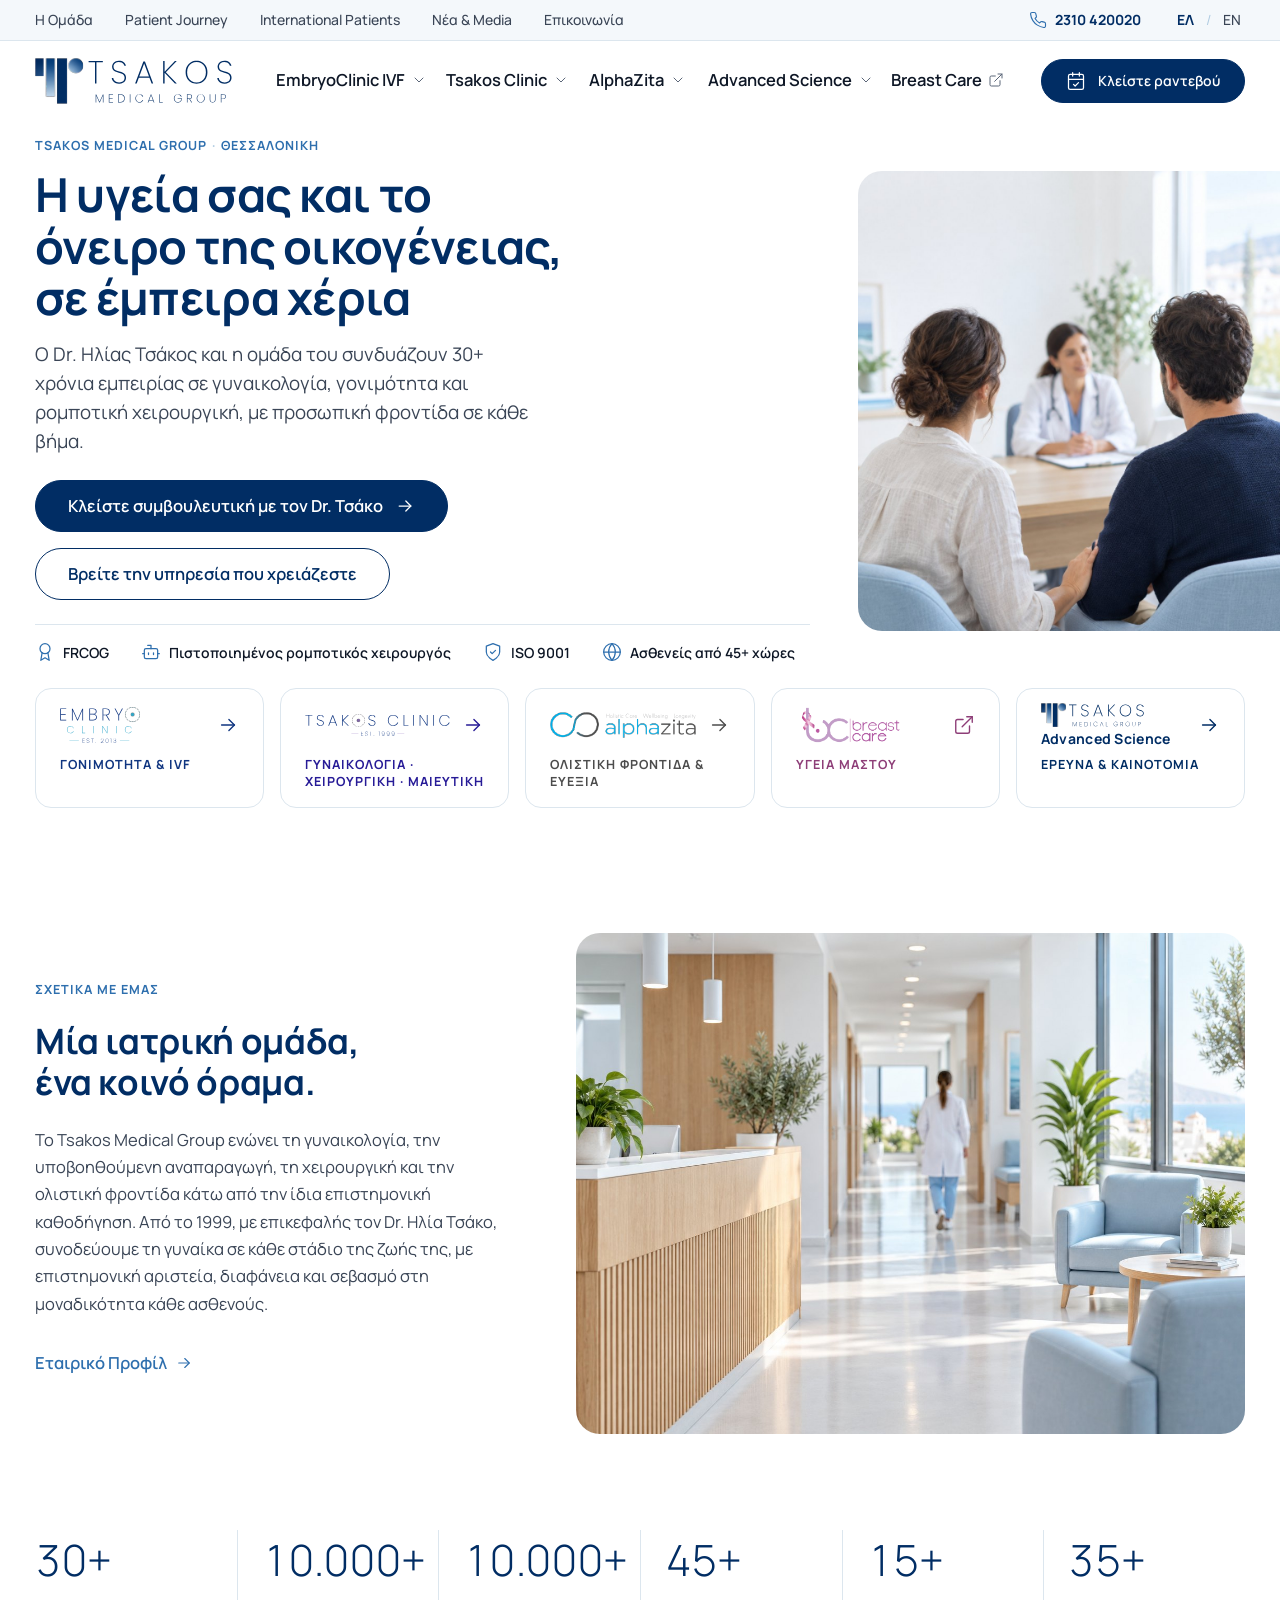
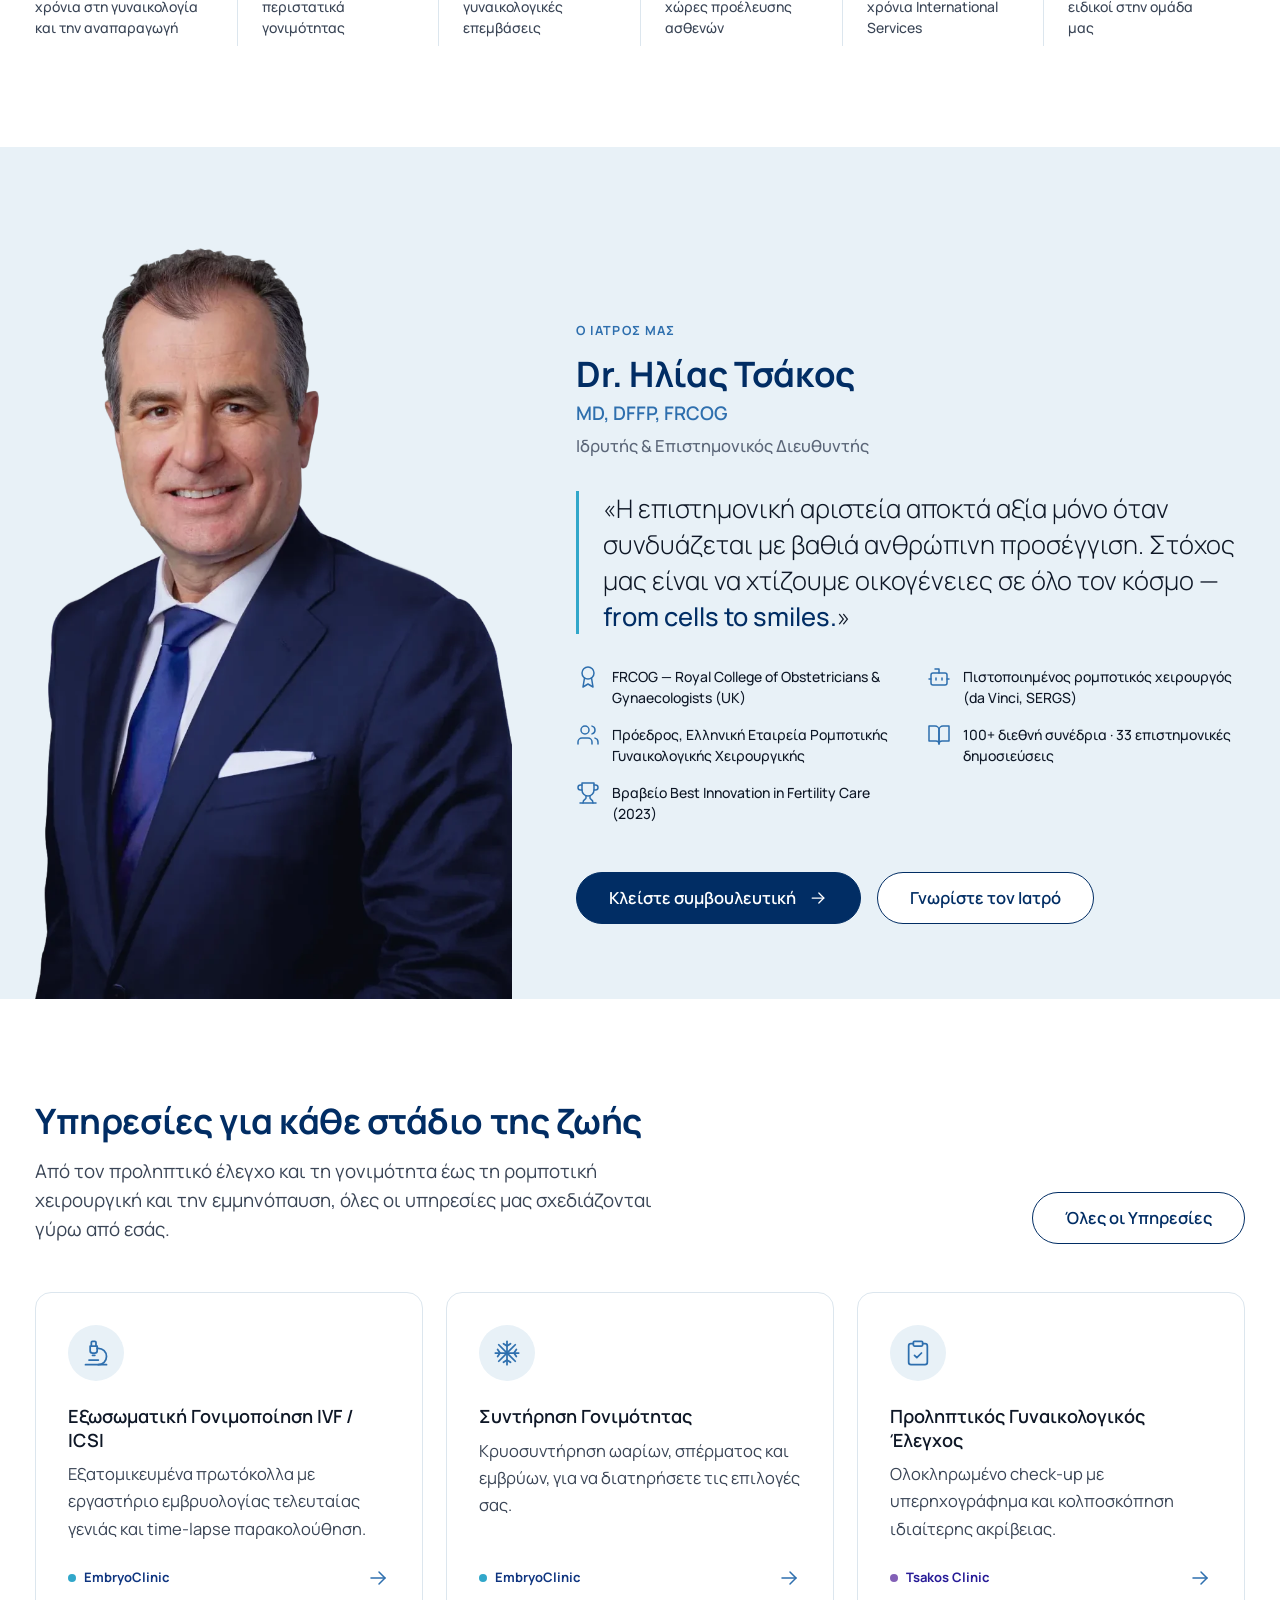
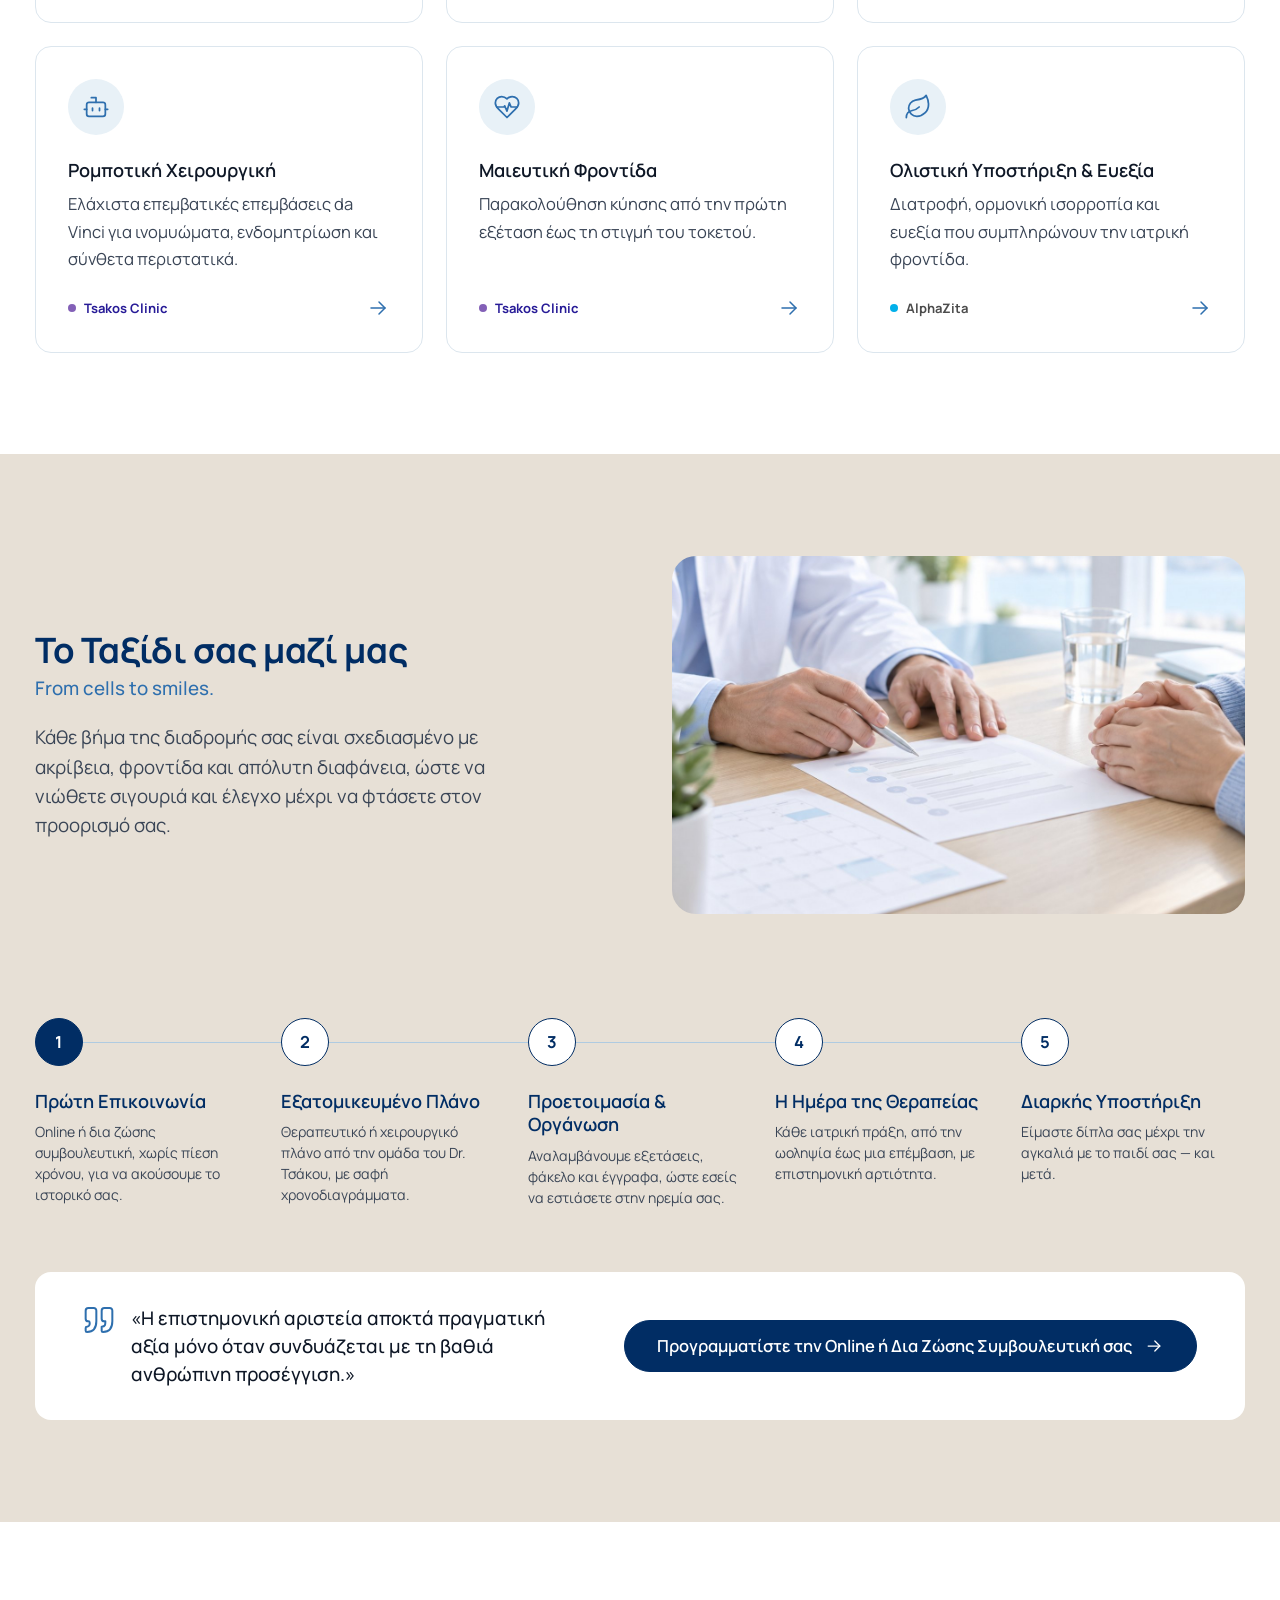
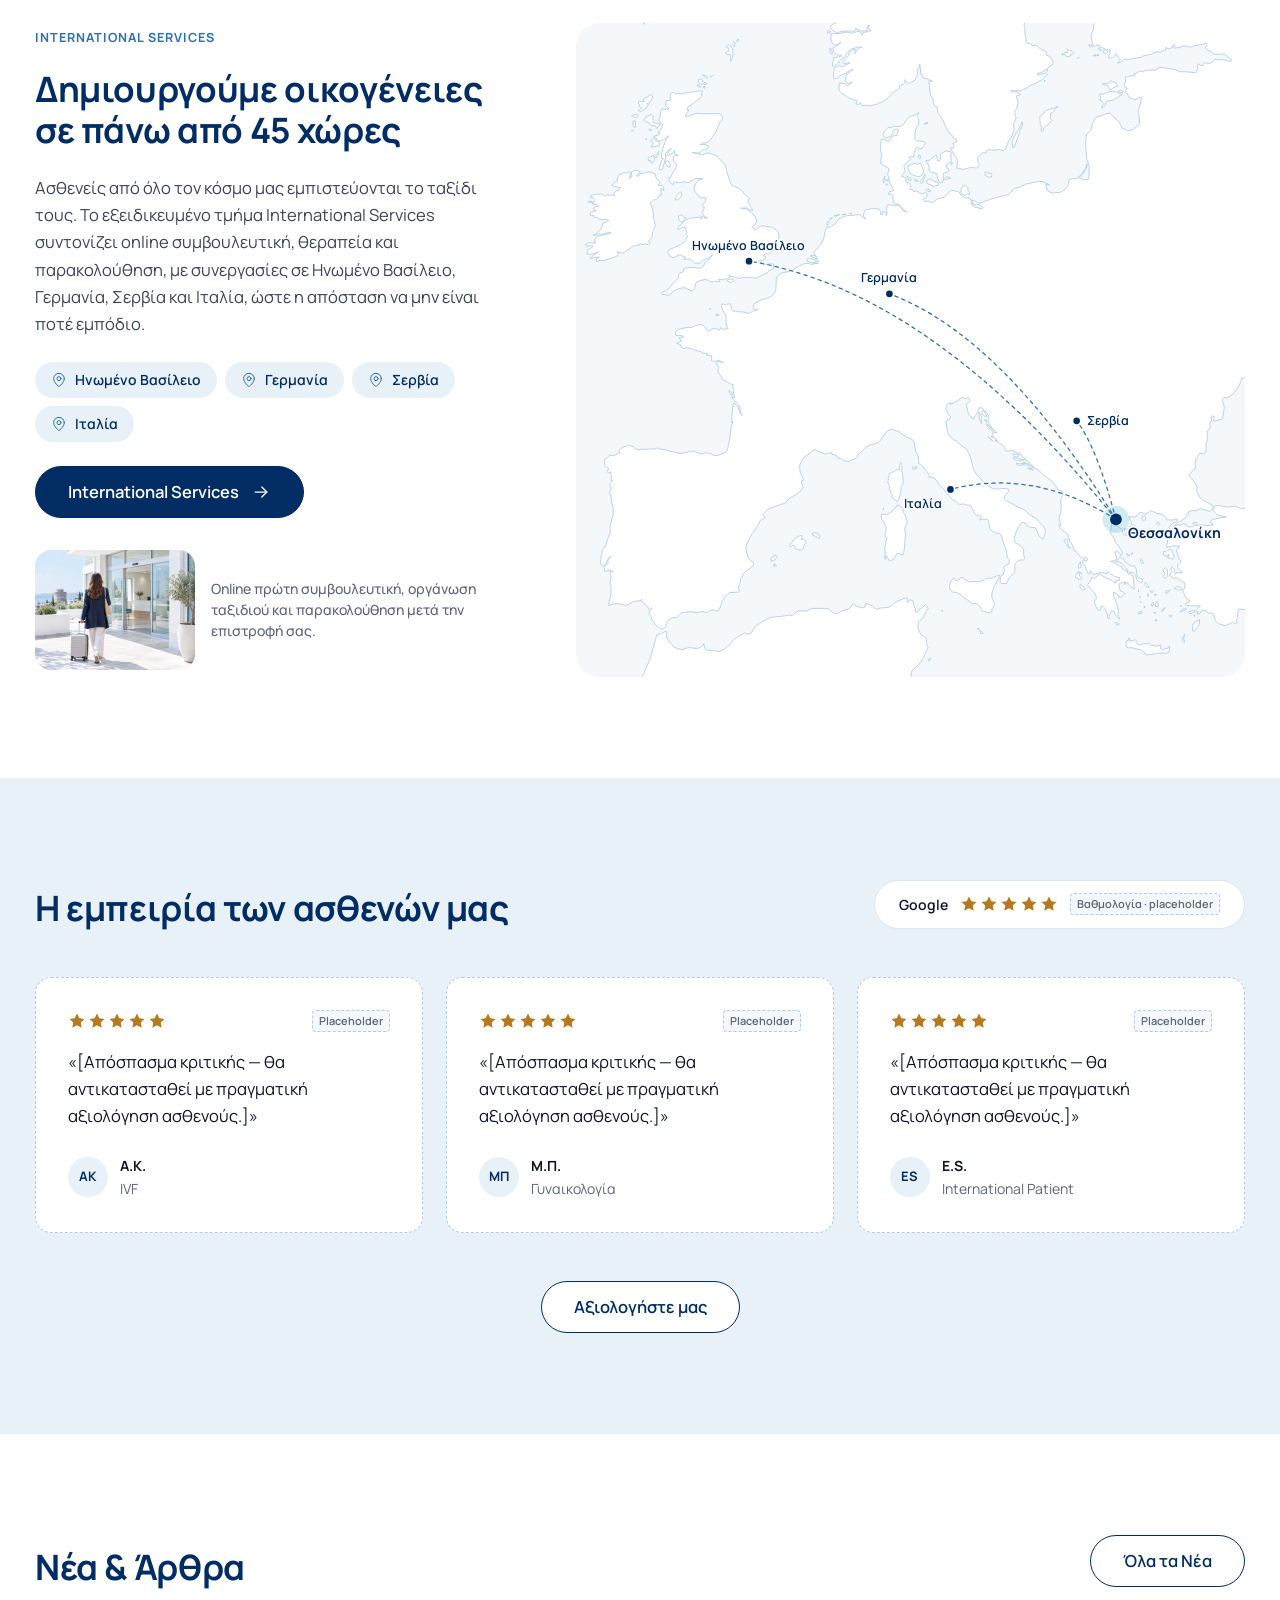
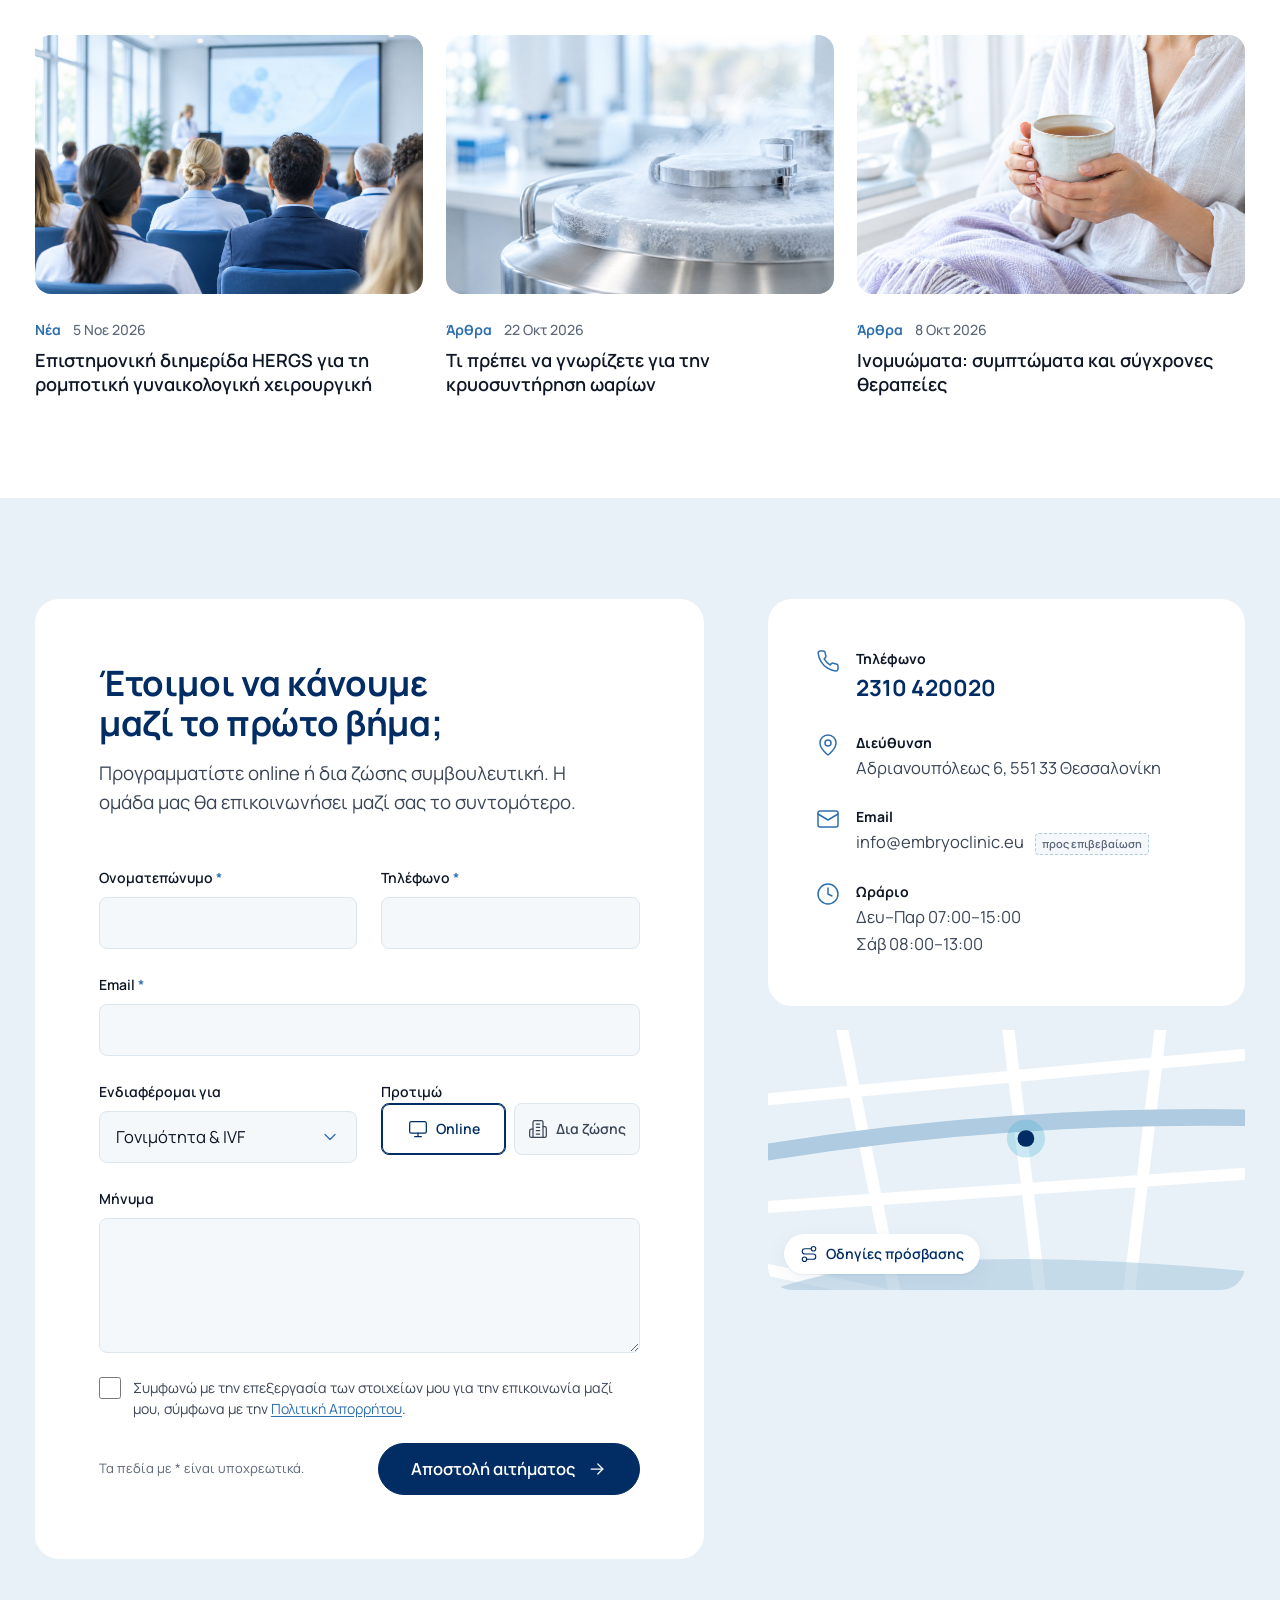
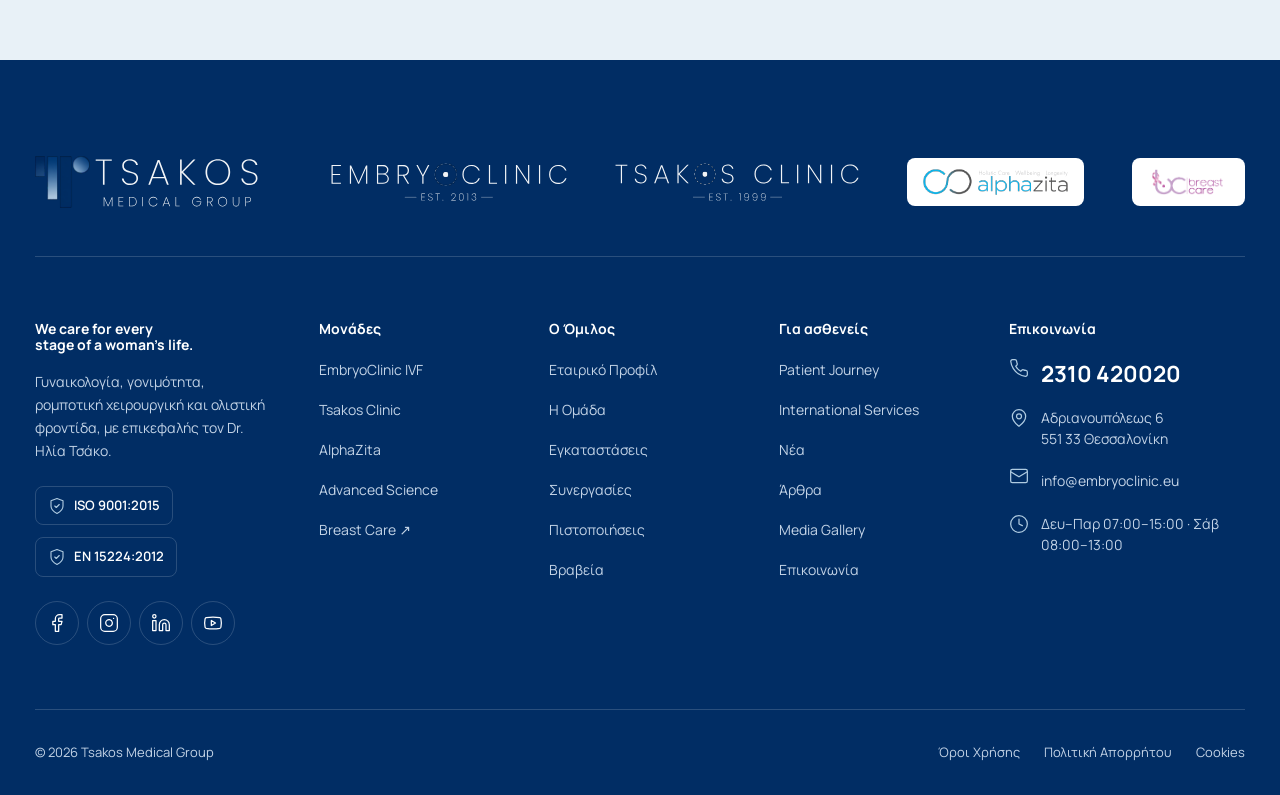
<file: index.html>
<!doctype html>
<html lang="el">
<head>
<meta charset="utf-8">
<meta name="viewport" content="width=device-width, initial-scale=1">
<title>Tsakos Medical Group · Γυναικολογία, Γονιμότητα &amp; Ρομποτική Χειρουργική · Θεσσαλονίκη</title>
<meta name="description" content="Ο Dr. Ηλίας Τσάκος και η ομάδα του συνδυάζουν 30+ χρόνια εμπειρίας σε γυναικολογία, γονιμότητα και ρομποτική χειρουργική, με προσωπική φροντίδα σε κάθε βήμα.">
<link rel="preconnect" href="https://fonts.googleapis.com">
<link rel="preconnect" href="https://fonts.gstatic.com" crossorigin>
<link href="https://fonts.googleapis.com/css2?family=Manrope:wght@300;400;500;600;700;800&display=swap" rel="stylesheet">
<link rel="stylesheet" href="css/tokens.css">
<link rel="stylesheet" href="css/base.css">
<link rel="stylesheet" href="css/components.css">
<script>document.documentElement.classList.add('js');</script>
</head>
<body>
<!-- icons:start -->
<svg xmlns="http://www.w3.org/2000/svg" style="display:none" aria-hidden="true">
  <!-- Line icons, 24px grid, 1.5px stroke, round caps. Paths after Lucide (ISC licence). -->
  <symbol id="i-arrow" viewBox="0 0 24 24"><path d="M5 12h14"/><path d="m13 6 6 6-6 6"/></symbol>
  <symbol id="i-chevron" viewBox="0 0 24 24"><path d="m6 9 6 6 6-6"/></symbol>
  <symbol id="i-external" viewBox="0 0 24 24"><path d="M15 3h6v6"/><path d="M10 14 21 3"/><path d="M18 13v6a2 2 0 0 1-2 2H5a2 2 0 0 1-2-2V8a2 2 0 0 1 2-2h6"/></symbol>
  <symbol id="i-phone" viewBox="0 0 24 24"><path d="M22 16.92v3a2 2 0 0 1-2.18 2 19.8 19.8 0 0 1-8.63-3.07 19.5 19.5 0 0 1-6-6 19.8 19.8 0 0 1-3.07-8.67A2 2 0 0 1 4.11 2h3a2 2 0 0 1 2 1.72c.13.96.36 1.9.7 2.81a2 2 0 0 1-.45 2.11L8.09 9.91a16 16 0 0 0 6 6l1.27-1.27a2 2 0 0 1 2.11-.45c.91.34 1.85.57 2.81.7A2 2 0 0 1 22 16.92z"/></symbol>
  <symbol id="i-calendar" viewBox="0 0 24 24"><rect x="3" y="4" width="18" height="18" rx="2"/><path d="M16 2v4M8 2v4M3 10h18"/><path d="m9 16 2 2 4-4"/></symbol>
  <symbol id="i-pin" viewBox="0 0 24 24"><path d="M20 10c0 6-8 12-8 12S4 16 4 10a8 8 0 0 1 16 0z"/><circle cx="12" cy="10" r="3"/></symbol>
  <symbol id="i-mail" viewBox="0 0 24 24"><rect x="2" y="4" width="20" height="16" rx="2"/><path d="m22 7-10 6L2 7"/></symbol>
  <symbol id="i-clock" viewBox="0 0 24 24"><circle cx="12" cy="12" r="10"/><path d="M12 6v6l4 2"/></symbol>
  <symbol id="i-shield" viewBox="0 0 24 24"><path d="M12 22s8-4 8-10V5l-8-3-8 3v7c0 6 8 10 8 10z"/><path d="m9 12 2 2 4-4"/></symbol>
  <symbol id="i-award" viewBox="0 0 24 24"><circle cx="12" cy="8" r="6"/><path d="M15.48 12.89 17 22l-5-3-5 3 1.52-9.11"/></symbol>
  <symbol id="i-globe" viewBox="0 0 24 24"><circle cx="12" cy="12" r="10"/><path d="M2 12h20"/><path d="M12 2a15.3 15.3 0 0 1 4 10 15.3 15.3 0 0 1-4 10 15.3 15.3 0 0 1-4-10 15.3 15.3 0 0 1 4-10z"/></symbol>
  <symbol id="i-users" viewBox="0 0 24 24"><path d="M16 21v-2a4 4 0 0 0-4-4H6a4 4 0 0 0-4 4v2"/><circle cx="9" cy="7" r="4"/><path d="M22 21v-2a4 4 0 0 0-3-3.87"/><path d="M16 3.13a4 4 0 0 1 0 7.75"/></symbol>
  <symbol id="i-microscope" viewBox="0 0 24 24"><path d="M6 18h8"/><path d="M3 22h18"/><path d="M14 22a7 7 0 1 0 0-14h-1"/><path d="M9 14h2"/><path d="M9 12a2 2 0 0 1-2-2V6h6v4a2 2 0 0 1-2 2Z"/><path d="M12 6V3a1 1 0 0 0-1-1H9a1 1 0 0 0-1 1v3"/></symbol>
  <symbol id="i-snowflake" viewBox="0 0 24 24"><path d="M12 2v20"/><path d="m4.93 4.93 14.14 14.14"/><path d="M2 12h20"/><path d="m19.07 4.93-14.14 14.14"/><path d="m9 4 3 2 3-2M9 20l3-2 3 2M4 9l2 3-2 3M20 9l-2 3 2 3"/></symbol>
  <symbol id="i-clipboard" viewBox="0 0 24 24"><rect x="8" y="2" width="8" height="4" rx="1"/><path d="M16 4h2a2 2 0 0 1 2 2v14a2 2 0 0 1-2 2H6a2 2 0 0 1-2-2V6a2 2 0 0 1 2-2h2"/><path d="m9 14 2 2 4-4"/></symbol>
  <symbol id="i-robot" viewBox="0 0 24 24"><path d="M12 8V4H8"/><rect x="4" y="8" width="16" height="12" rx="2"/><path d="M2 14h2M20 14h2M15 13v2M9 13v2"/></symbol>
  <symbol id="i-heart-pulse" viewBox="0 0 24 24"><path d="M19 14c1.49-1.46 3-3.21 3-5.5A5.5 5.5 0 0 0 16.5 3c-1.76 0-3 .5-4.5 2-1.5-1.5-2.74-2-4.5-2A5.5 5.5 0 0 0 2 8.5c0 2.3 1.5 4.05 3 5.5l7 7Z"/><path d="M3.22 12H9.5l.5-1 2 4.5 2-7 1.5 3.5h5.27"/></symbol>
  <symbol id="i-leaf" viewBox="0 0 24 24"><path d="M11 20A7 7 0 0 1 9.8 6.1C15.5 5 17 4.48 19 2c1 2 2 4.18 2 8 0 5.5-4.78 10-10 10Z"/><path d="M2 21c0-3 1.85-5.36 5.08-6C9.5 14.52 12 13 13 12"/></symbol>
  <symbol id="i-book" viewBox="0 0 24 24"><path d="M2 3h6a4 4 0 0 1 4 4v14a3 3 0 0 0-3-3H2z"/><path d="M22 3h-6a4 4 0 0 0-4 4v14a3 3 0 0 1 3-3h7z"/></symbol>
  <symbol id="i-trophy" viewBox="0 0 24 24"><path d="M6 9H4.5a2.5 2.5 0 0 1 0-5H6"/><path d="M18 9h1.5a2.5 2.5 0 0 0 0-5H18"/><path d="M4 22h16"/><path d="M10 14.66V17c0 .55-.47.98-.97 1.21C7.85 18.75 7 20.24 7 22"/><path d="M14 14.66V17c0 .55.47.98.97 1.21C16.15 18.75 17 20.24 17 22"/><path d="M18 2H6v7a6 6 0 0 0 12 0V2Z"/></symbol>
  <symbol id="i-plus" viewBox="0 0 24 24"><path d="M12 5v14M5 12h14"/></symbol>
  <symbol id="i-menu" viewBox="0 0 24 24"><path d="M4 7h16M4 12h16M4 17h16"/></symbol>
  <symbol id="i-close" viewBox="0 0 24 24"><path d="M18 6 6 18M6 6l12 12"/></symbol>
  <symbol id="i-video" viewBox="0 0 24 24"><rect x="2" y="6" width="14" height="12" rx="2"/><path d="m22 8-6 4 6 4V8z"/></symbol>
  <symbol id="i-building" viewBox="0 0 24 24"><path d="M6 22V4a2 2 0 0 1 2-2h8a2 2 0 0 1 2 2v18Z"/><path d="M6 12H4a2 2 0 0 0-2 2v6a2 2 0 0 0 2 2h2M18 9h2a2 2 0 0 1 2 2v9a2 2 0 0 1-2 2h-2M10 6h4M10 10h4M10 14h4M10 18h4"/></symbol>
  <symbol id="i-quote" viewBox="0 0 24 24"><path d="M3 21c3 0 7-1 7-8V5c0-1.25-.76-2.02-2-2H4c-1.25 0-2 .75-2 1.97V11c0 1.25.75 2 2 2 1 0 1 0 1 1v1c0 1-1 2-2 2s-1 .01-1 1.03V20c0 1 0 1 1 1z"/><path d="M15 21c3 0 7-1 7-8V5c0-1.25-.76-2.02-2-2h-4c-1.25 0-2 .75-2 1.97V11c0 1.25.75 2 2 2h.75c0 2.25.25 4-2.75 4v3c0 1 0 1 1 1z"/></symbol>
  <symbol id="i-star" viewBox="0 0 24 24"><path d="M12 2l3.09 6.26L22 9.27l-5 4.87 1.18 6.88L12 17.77l-6.18 3.25L7 14.14 2 9.27l6.91-1.01L12 2z"/></symbol>
  <symbol id="i-user" viewBox="0 0 24 24"><circle cx="12" cy="8" r="4"/><path d="M4 21v-1a6 6 0 0 1 6-6h4a6 6 0 0 1 6 6v1"/></symbol>
  <symbol id="i-image" viewBox="0 0 24 24"><rect x="3" y="3" width="18" height="18" rx="2"/><circle cx="9" cy="9" r="2"/><path d="m21 15-3.09-3.09a2 2 0 0 0-2.82 0L6 21"/></symbol>
  <symbol id="i-plane" viewBox="0 0 24 24"><path d="M17.8 19.2 16 11l3.5-3.5C21 6 21.5 4 21 3c-1-.5-3 0-4.5 1.5L13 8 4.8 6.2c-.5-.1-.9.1-1.1.5l-.3.5c-.2.5-.1 1 .3 1.3L9 12l-2 3H4l-1 1 3 2 2 3 1-1v-3l3-2 3.5 5.3c.3.4.8.5 1.3.3l.5-.2c.4-.3.6-.7.5-1.2z"/></symbol>
  <symbol id="i-check" viewBox="0 0 24 24"><path d="M20 6 9 17l-5-5"/></symbol>
  <symbol id="i-monitor" viewBox="0 0 24 24"><rect x="2" y="3" width="20" height="14" rx="2"/><path d="M8 21h8M12 17v4"/></symbol>
  <symbol id="i-message" viewBox="0 0 24 24"><path d="M21 15a2 2 0 0 1-2 2H7l-4 4V5a2 2 0 0 1 2-2h14a2 2 0 0 1 2 2z"/></symbol>
  <symbol id="i-route" viewBox="0 0 24 24"><circle cx="6" cy="19" r="3"/><path d="M9 19h8.5a3.5 3.5 0 0 0 0-7h-11a3.5 3.5 0 0 1 0-7H15"/><circle cx="18" cy="5" r="3"/></symbol>
  <symbol id="i-facebook" viewBox="0 0 24 24"><path d="M18 2h-3a5 5 0 0 0-5 5v3H7v4h3v8h4v-8h3l1-4h-4V7a1 1 0 0 1 1-1h3z"/></symbol>
  <symbol id="i-instagram" viewBox="0 0 24 24"><rect x="2" y="2" width="20" height="20" rx="5"/><path d="M16 11.37A4 4 0 1 1 12.63 8 4 4 0 0 1 16 11.37z"/><path d="M17.5 6.5h.01"/></symbol>
  <symbol id="i-linkedin" viewBox="0 0 24 24"><path d="M16 8a6 6 0 0 1 6 6v7h-4v-7a2 2 0 0 0-4 0v7h-4v-7a6 6 0 0 1 6-6z"/><rect x="2" y="9" width="4" height="12"/><circle cx="4" cy="4" r="2"/></symbol>
  <symbol id="i-youtube" viewBox="0 0 24 24"><path d="M2.5 17a24.12 24.12 0 0 1 0-10 2 2 0 0 1 1.4-1.4 49.56 49.56 0 0 1 16.2 0A2 2 0 0 1 21.5 7a24.12 24.12 0 0 1 0 10 2 2 0 0 1-1.4 1.4 49.55 49.55 0 0 1-16.2 0A2 2 0 0 1 2.5 17"/><path d="m10 15 5-3-5-3z"/></symbol>
  <symbol id="i-play" viewBox="0 0 24 24"><path d="M7 4v16l13-8z"/></symbol>
</svg>
<!-- icons:end -->
<a class="skip-link" href="#main">Μετάβαση στο περιεχόμενο</a>

<!-- =============================== HEADER =============================== -->
<header class="site-header" id="top">
  <div class="utility">
    <div class="container utility__inner">
      <nav class="utility__links" aria-label="Δευτερεύον μενού">
        <a href="#">Η Ομάδα</a>
        <a href="#journey">Patient Journey</a>
        <a href="#international">International Patients</a>
        <a href="#news">Νέα &amp; Media</a>
        <a href="#contact">Επικοινωνία</a>
      </nav>
      <div class="utility__right">
        <a class="utility__phone" href="tel:+302310420020"><svg class="icon icon--sm" aria-hidden="true"><use href="#i-phone"/></svg>2310 420020</a>
        <span class="lang" aria-label="Γλώσσα"><span aria-current="true">ΕΛ</span><span class="lang__sep" aria-hidden="true">/</span><a href="#" lang="en" hreflang="en">EN</a></span>
      </div>
    </div>
  </div>

  <div class="masthead">
    <div class="container masthead__inner">
      <a class="masthead__logo" href="index.html" aria-label="Tsakos Medical Group — Αρχική"><img src="assets/logos/TMG.svg" alt="Tsakos Medical Group" width="203" height="47"></a>

      <nav class="nav" aria-label="Κύριο μενού">
        <ul class="nav__list" role="list">
          <li class="nav__item"><button class="nav__trigger" aria-expanded="false" aria-controls="mega-ec">EmbryoClinic IVF<svg class="icon" aria-hidden="true"><use href="#i-chevron"/></svg></button></li>
          <li class="nav__item"><button class="nav__trigger" aria-expanded="false" aria-controls="mega-tc">Tsakos Clinic<svg class="icon" aria-hidden="true"><use href="#i-chevron"/></svg></button></li>
          <li class="nav__item"><button class="nav__trigger" aria-expanded="false" aria-controls="mega-az">AlphaZita<svg class="icon" aria-hidden="true"><use href="#i-chevron"/></svg></button></li>
          <li class="nav__item"><button class="nav__trigger" aria-expanded="false" aria-controls="mega-as">Advanced Science<svg class="icon" aria-hidden="true"><use href="#i-chevron"/></svg></button></li>
          <li class="nav__item"><a class="nav__trigger" href="https://www.breast-care.gr/" target="_blank" rel="noopener">Breast Care<svg class="icon" aria-hidden="true"><use href="#i-external"/></svg><span class="sr-only">(ανοίγει σε νέα καρτέλα)</span></a></li>
        </ul>
      </nav>

      <div class="masthead__actions">
        <a class="btn btn--sm masthead__cta" href="#contact"><svg class="icon" aria-hidden="true"><use href="#i-calendar"/></svg>Κλείστε ραντεβού</a>
        <a class="icon-btn masthead__call" href="tel:+302310420020" aria-label="Κλήση 2310 420020"><svg class="icon" aria-hidden="true"><use href="#i-phone"/></svg></a>
        <button class="icon-btn masthead__burger" aria-expanded="false" aria-controls="drawer" aria-label="Άνοιγμα μενού"><svg class="icon" aria-hidden="true"><use href="#i-menu"/></svg></button>
      </div>
    </div>
  </div>

  <!-- Mega-menus -->
  <div class="mega" id="mega-ec">
    <div class="container mega__inner">
      <div class="mega__intro">
        <img src="assets/logos/EmbryoClinic.svg" alt="EmbryoClinic IVF">
        <p>Εξατομικευμένες θεραπείες γονιμότητας και εξωσωματικής, από το 2013.</p>
        <a class="link" href="#">Αρχική EmbryoClinic <svg class="icon" aria-hidden="true"><use href="#i-arrow"/></svg></a>
      </div>
      <div class="mega__cols" style="--cols:4">
        <div class="mega__col"><h3><a href="#">Γονιμότητα</a></h3><ul>
          <li><a href="#">Έλεγχος Γονιμότητας σε Μία Επίσκεψη</a></li>
          <li><a href="#">Εξειδικευμένες Θεραπείες Γονιμότητας</a></li>
          <li><a href="#">Προγράμματα Βελτιστοποίησης Γονιμότητας</a></li>
          <li><a href="#">SpermClinic | Ανδρική Γονιμότητα</a></li>
          <li><a href="#">Χειρουργική Γονιμότητας</a></li>
        </ul></div>
        <div class="mega__col"><h3><a href="#">Εξωσωματική Γονιμοποίηση IVF</a></h3><ul>
          <li><a href="#">IVF – ICSI</a></li>
          <li><a href="#">Ήπια Διέγερση &amp; Φυσικός Κύκλος</a></li>
          <li><a href="#">DUO STIM</a></li>
          <li><a href="#">Σπερματέγχυση IUI</a></li>
          <li><a href="#">Προεμφυτευτικός Γενετικός Έλεγχος</a></li>
          <li><a href="#">Κλινική Διαχείριση Παρένθετης Μητρότητας</a></li>
          <li><a href="#">IVF Add-ons</a></li>
        </ul></div>
        <div class="mega__col"><h3><a href="#">Εξειδικευμένες Θεραπείες</a></h3><ul>
          <li><a href="#">Σύνθετα Γυναικολογικά Περιστατικά</a></li>
          <li><a href="#">Ενδομήτριο Μικροβίωμα</a></li>
          <li><a href="#">Αναπαραγωγική Ανοσολογία</a></li>
          <li><a href="#">PCOS &amp; Ορμονική Υγεία</a></li>
          <li><a href="#">Πρόωρη Ωοθηκική Ανεπάρκεια</a></li>
          <li><a href="#">Ενδομητρίωση &amp; Χειρουργική Γονιμότητας</a></li>
          <li><a href="#">Myoma Clinic</a></li>
          <li><a href="#">PRP &amp; Follicular Activation</a></li>
          <li><a href="#">Γονιμότητα &amp; Ογκολογικοί Ασθενείς</a></li>
        </ul></div>
        <div class="mega__col"><h3><a href="#">Συντήρηση Γονιμότητας</a></h3><ul>
          <li><a href="#">Κρυοσυντήρηση Ωαρίων</a></li>
          <li><a href="#">Κρυοσυντήρηση Σπέρματος</a></li>
          <li><a href="#">Κρυοσυντήρηση Εμβρύων</a></li>
        </ul>
        <h3 style="margin-top:var(--space-5)"><a href="#">Περισσότερα</a></h3><ul>
          <li><a href="#">Προγράμματα Δωρεάς</a></li>
          <li><a href="#">Rainbow Services</a></li>
          <li><a href="#">Εξειδικευμένη Συμβουλευτική</a></li>
          <li><a href="#">Ολιστική Υποστήριξη (AlphaZita)</a></li>
        </ul></div>
      </div>
    </div>
  </div>

  <div class="mega" id="mega-tc">
    <div class="container mega__inner">
      <div class="mega__intro">
        <img src="assets/logos/Tsakos_Clinic.svg" alt="Tsakos Clinic">
        <p>Γυναικολογική φροντίδα και ρομποτική χειρουργική, από το 1999.</p>
        <a class="link" href="tsakos-clinic.html">Αρχική Tsakos Clinic <svg class="icon" aria-hidden="true"><use href="#i-arrow"/></svg></a>
      </div>
      <div class="mega__cols" style="--cols:4">
        <div class="mega__col"><h3><a href="#">Γυναικολογικό Ιατρείο</a></h3><ul>
          <li><a href="#">Προληπτικός Έλεγχος (Check-up)</a></li>
          <li><a href="#">Διάγνωση &amp; Αντιμετώπιση Παθήσεων</a></li>
          <li><a href="#">Γονιμότητα &amp; Αναπαραγωγική Υγεία</a></li>
          <li><a href="#">Αντισύλληψη</a></li>
          <li><a href="#">Πρώτη Περίοδος</a></li>
          <li><a href="#">Εμμηνόπαυση – Μεταεμμηνόπαυση</a></li>
          <li><a href="#">Φροντίδα Μαστού</a></li>
        </ul></div>
        <div class="mega__col"><h3><a href="#">Ρομποτική &amp; Προχωρημένη Χειρουργική</a></h3><ul>
          <li><a href="#">Ινομυώματα</a></li>
          <li><a href="#">Ενδομητρίωση</a></li>
          <li><a href="#">Υστερεκτομή</a></li>
          <li><a href="#">Πρόπτωση Μήτρας &amp; Πυελικού Εδάφους</a></li>
        </ul>
        <h3 style="margin-top:var(--space-5)"><a href="#">Λαπαροσκοπική Χειρουργική</a></h3><ul>
          <li><a href="#">Διαγνωστική Λαπαροσκόπηση</a></li>
          <li><a href="#">Παθήσεις Σαλπίγγων</a></li>
        </ul></div>
        <div class="mega__col"><h3><a href="#">Υστεροσκόπηση</a></h3><ul>
          <li><a href="#">Διαγνωστική Υστεροσκόπηση</a></li>
          <li><a href="#">Ενδομήτριοι Πολύποδες</a></li>
          <li><a href="#">Ενδομήτριες Συμφύσεις</a></li>
          <li><a href="#">Συγγενείς Ανωμαλίες Μήτρας</a></li>
        </ul>
        <h3 style="margin-top:var(--space-5)"><a href="#">Χειρουργική της Αναπαραγωγής</a></h3><ul>
          <li><a href="#">Χειρουργική Διατήρησης Γονιμότητας</a></li>
          <li><a href="#">Υδροσάλπιγγες</a></li>
        </ul></div>
        <div class="mega__col"><h3><a href="#">Μαιευτική Φροντίδα</a></h3><ul>
          <li><a href="#">Παρακολούθηση κύησης</a></li>
        </ul></div>
      </div>
    </div>
  </div>

  <div class="mega" id="mega-az">
    <div class="container mega__inner">
      <div class="mega__intro">
        <img src="assets/logos/AZ.svg" alt="AlphaZita">
        <p>Ολιστική υποστήριξη γονιμότητας και γυναικείας ευεξίας.</p>
        <a class="link" href="#">Αρχική AlphaZita <svg class="icon" aria-hidden="true"><use href="#i-arrow"/></svg></a>
      </div>
      <div class="mega__cols" style="--cols:3">
        <div class="mega__col"><h3><a href="#">Ολιστική Υποστήριξη</a></h3></div>
        <div class="mega__col"><h3><a href="#">Γυναικεία Ευεξία</a></h3></div>
        <div class="mega__col"><h3><a href="#">Υπηρεσίες</a></h3></div>
      </div>
    </div>
  </div>

  <div class="mega" id="mega-as">
    <div class="container mega__inner">
      <div class="mega__intro">
        <p class="t-h3" style="color:var(--color-navy);margin-bottom:var(--space-3)">Advanced Science</p>
        <p>Έρευνα, καινοτόμες τεχνολογίες και διεθνείς συνεργασίες.</p>
        <a class="link" href="#">Αρχική Advanced Science <svg class="icon" aria-hidden="true"><use href="#i-arrow"/></svg></a>
      </div>
      <div class="mega__cols" style="--cols:4">
        <div class="mega__col"><h3><a href="#">Ερευνητικό Έργο</a></h3></div>
        <div class="mega__col"><h3><a href="#">Καινοτόμες Τεχνολογίες</a></h3></div>
        <div class="mega__col"><h3><a href="#">Διεθνείς Συνεργασίες</a></h3></div>
        <div class="mega__col"><h3><a href="#">Εκπαίδευση</a></h3></div>
      </div>
    </div>
  </div>
</header>

<!-- Mobile drawer -->
<div class="drawer" id="drawer" aria-label="Μενού">
  <div class="drawer__group">
    <button class="drawer__toggle" aria-expanded="false" aria-controls="dr-ec">EmbryoClinic IVF<svg class="icon" aria-hidden="true"><use href="#i-plus"/></svg></button>
    <div class="drawer__panel" id="dr-ec" hidden><a href="#">Γονιμότητα</a><a href="#">Εξωσωματική Γονιμοποίηση IVF</a><a href="#">Εξειδικευμένες Θεραπείες</a><a href="#">Συντήρηση Γονιμότητας</a><a href="#">Προγράμματα Δωρεάς</a><a href="#">SpermClinic | Ανδρική Γονιμότητα</a></div>
  </div>
  <div class="drawer__group">
    <button class="drawer__toggle" aria-expanded="false" aria-controls="dr-tc">Tsakos Clinic<svg class="icon" aria-hidden="true"><use href="#i-plus"/></svg></button>
    <div class="drawer__panel" id="dr-tc" hidden><a href="tsakos-clinic.html">Αρχική Tsakos Clinic</a><a href="#">Γυναικολογικό Ιατρείο</a><a href="#">Γυναικολογική Χειρουργική</a><a href="#">Μαιευτική Φροντίδα</a></div>
  </div>
  <div class="drawer__group">
    <button class="drawer__toggle" aria-expanded="false" aria-controls="dr-az">AlphaZita<svg class="icon" aria-hidden="true"><use href="#i-plus"/></svg></button>
    <div class="drawer__panel" id="dr-az" hidden><a href="#">Ολιστική Υποστήριξη</a><a href="#">Γυναικεία Ευεξία</a><a href="#">Υπηρεσίες</a></div>
  </div>
  <div class="drawer__group">
    <button class="drawer__toggle" aria-expanded="false" aria-controls="dr-as">Advanced Science<svg class="icon" aria-hidden="true"><use href="#i-plus"/></svg></button>
    <div class="drawer__panel" id="dr-as" hidden><a href="#">Ερευνητικό Έργο</a><a href="#">Καινοτόμες Τεχνολογίες</a><a href="#">Διεθνείς Συνεργασίες</a><a href="#">Εκπαίδευση</a></div>
  </div>
  <div class="drawer__group"><a class="drawer__toggle" href="https://www.breast-care.gr/" target="_blank" rel="noopener">Breast Care<svg class="icon" aria-hidden="true"><use href="#i-external"/></svg></a></div>
  <nav class="drawer__secondary" aria-label="Δευτερεύον μενού">
    <a href="#">Η Ομάδα</a><a href="#journey">Patient Journey</a><a href="#international">International Patients</a><a href="#news">Νέα &amp; Media</a><a href="#contact">Επικοινωνία</a>
  </nav>
  <div class="drawer__foot">
    <a class="btn btn--primary btn--block" href="#contact"><svg class="icon" aria-hidden="true"><use href="#i-calendar"/></svg>Κλείστε ραντεβού</a>
    <a class="btn btn--secondary btn--block" href="tel:+302310420020"><svg class="icon" aria-hidden="true"><use href="#i-phone"/></svg>2310 420020</a>
  </div>
  <p class="drawer__lang">Γλώσσα: <strong>ΕΛ</strong> · <a href="#" lang="en">EN</a></p>
</div>

<main id="main">

  <!-- =============================== 1. HERO =============================== -->
  <section class="hero" aria-labelledby="hero-title">
    <div class="container">
      <div class="hero__grid">
        <div class="hero__copy">
          <span class="t-eyebrow">Tsakos Medical Group<span class="eyebrow-sep" aria-hidden="true">·</span>Θεσσαλονίκη</span>
          <h1 class="t-display" id="hero-title">Η υγεία σας και το όνειρο της οικογένειας, σε έμπειρα χέρια</h1>
          <p class="t-lead hero__sub">Ο Dr. Ηλίας Τσάκος και η ομάδα του συνδυάζουν 30+ χρόνια εμπειρίας σε γυναικολογία, γονιμότητα και ρομποτική χειρουργική, με προσωπική φροντίδα σε κάθε βήμα.</p>
          <div class="hero__ctas" id="hero-ctas">
            <a class="btn btn--primary" href="#contact">Κλείστε συμβουλευτική με τον Dr. Τσάκο<svg class="icon icon--arrow" aria-hidden="true"><use href="#i-arrow"/></svg></a>
            <a class="btn btn--secondary" href="#brands">Βρείτε την υπηρεσία που χρειάζεστε</a>
          </div>
          <ul class="trust" role="list" aria-label="Πιστοποιήσεις και εμπειρία">
            <li class="trust__item"><svg class="icon" aria-hidden="true"><use href="#i-award"/></svg>FRCOG</li>
            <li class="trust__item"><svg class="icon" aria-hidden="true"><use href="#i-robot"/></svg>Πιστοποιημένος ρομποτικός χειρουργός</li>
            <li class="trust__item"><svg class="icon" aria-hidden="true"><use href="#i-shield"/></svg>ISO 9001</li>
            <li class="trust__item"><svg class="icon" aria-hidden="true"><use href="#i-globe"/></svg>Ασθενείς από 45+ χώρες</li>
          </ul>
        </div>
        <figure class="hero__media">
          <img src="assets/img/h1-hero.jpg" alt="Ζευγάρι σε φωτεινό ιατρείο, από πίσω, ακούει με ηρεμία τη γιατρό· το χέρι της γυναίκας ακουμπά στοργικά στο μπράτσο του συντρόφου της" width="1024" height="1280" fetchpriority="high">
        </figure>
      </div>

      <!-- Brand card row (above the fold) -->
      <nav class="brands" id="brands" aria-labelledby="brands-title">
        <h2 class="t-eyebrow brands__label" id="brands-title">Οι ιατρικές μας μονάδες</h2>
        <ul class="brands__row" role="list">
          <li><a class="brand-card brand-card--ec" href="#"><span class="brand-card__top"><span class="brand-card__logo brand-card__logo--ec"><img src="assets/logos/EmbryoClinic.svg" alt="EmbryoClinic IVF"></span><svg class="icon brand-card__icon icon--arrow" aria-hidden="true"><use href="#i-arrow"/></svg></span><span class="brand-card__label">Γονιμότητα &amp; IVF</span><span class="brand-card__text">Εξατομικευμένες θεραπείες γονιμότητας και εξωσωματικής, από το 2013.</span></a></li>
          <li><a class="brand-card brand-card--tc" href="tsakos-clinic.html"><span class="brand-card__top"><span class="brand-card__logo"><img src="assets/logos/Tsakos_Clinic.svg" alt="Tsakos Clinic"></span><svg class="icon brand-card__icon icon--arrow" aria-hidden="true"><use href="#i-arrow"/></svg></span><span class="brand-card__label">Γυναικολογία · Χειρουργική · Μαιευτική</span><span class="brand-card__text">Γυναικολογική φροντίδα και ρομποτική χειρουργική, από το 1999.</span></a></li>
          <li><a class="brand-card brand-card--az" href="#"><span class="brand-card__top"><span class="brand-card__logo"><img src="assets/logos/AZ.svg" alt="AlphaZita"></span><svg class="icon brand-card__icon icon--arrow" aria-hidden="true"><use href="#i-arrow"/></svg></span><span class="brand-card__label">Ολιστική φροντίδα &amp; ευεξία</span><span class="brand-card__text">Ολιστική υποστήριξη γονιμότητας και γυναικείας ευεξίας.</span></a></li>
          <li><a class="brand-card brand-card--bc" href="https://www.breast-care.gr/" target="_blank" rel="noopener"><span class="brand-card__top"><span class="brand-card__logo brand-card__logo--tile"><img src="assets/logos/BreastCare.png" alt="Breast Care"></span><svg class="icon brand-card__icon" aria-hidden="true"><use href="#i-external"/></svg></span><span class="brand-card__label">Υγεία μαστού</span><span class="brand-card__text">Πρόληψη, διάγνωση και αντιμετώπιση σε μία επίσκεψη.</span><span class="sr-only">(ανοίγει σε νέα καρτέλα)</span></a></li>
          <li><a class="brand-card brand-card--as" href="#"><span class="brand-card__top"><span class="brand-card__logo"><span class="brand-card__ph"><img src="assets/logos/TMG.svg" alt=""><span>Advanced Science</span></span></span><svg class="icon brand-card__icon icon--arrow" aria-hidden="true"><use href="#i-arrow"/></svg></span><span class="brand-card__label">Έρευνα &amp; καινοτομία</span><span class="brand-card__text">Έρευνα, καινοτόμες τεχνολογίες και διεθνείς συνεργασίες.</span></a></li>
        </ul>
      </nav>
    </div>
  </section>

  <!-- =============================== 2. ABOUT + KPIs =============================== -->
  <section class="section section--lg about" id="about" aria-labelledby="about-title">
    <div class="container">
      <div class="about__grid">
        <div class="about__copy">
          <span class="t-eyebrow reveal">Σχετικά με εμάς</span>
          <h2 class="t-h2 reveal" style="--i:1" id="about-title">Μία ιατρική ομάδα, ένα κοινό όραμα.</h2>
          <p class="t-body reveal" style="--i:2">Το Tsakos Medical Group ενώνει τη γυναικολογία, την υποβοηθούμενη αναπαραγωγή, τη χειρουργική και την ολιστική φροντίδα κάτω από την ίδια επιστημονική καθοδήγηση. Από το 1999, με επικεφαλής τον Dr. Ηλία Τσάκο, συνοδεύουμε τη γυναίκα σε κάθε στάδιο της ζωής της, με επιστημονική αριστεία, διαφάνεια και σεβασμό στη μοναδικότητα κάθε ασθενούς.</p>
          <a class="link reveal" style="--i:3" href="#">Εταιρικό Προφίλ<svg class="icon" aria-hidden="true"><use href="#i-arrow"/></svg></a>
        </div>
        <figure class="about__media reveal" style="--i:2">
          <img src="assets/img/h2-reception.jpg" alt="Φωτεινός χώρος υποδοχής της κλινικής με λευκούς τοίχους, ξύλο δρυός, φυτά και γαλάζια καθίσματα" width="1280" height="960">
        </figure>
      </div>
      <ul class="kpis" role="list" aria-label="Η εμπειρία μας σε αριθμούς">
        <li class="kpi reveal"><span class="t-kpi" data-count="30" data-suffix="+">30+</span><p class="kpi__label">χρόνια στη γυναικολογία και την αναπαραγωγή</p></li>
        <li class="kpi reveal" style="--i:1"><span class="t-kpi" data-count="10000" data-suffix="+">10.000+</span><p class="kpi__label">περιστατικά γονιμότητας</p></li>
        <li class="kpi reveal" style="--i:2"><span class="t-kpi" data-count="10000" data-suffix="+">10.000+</span><p class="kpi__label">γυναικολογικές επεμβάσεις</p></li>
        <li class="kpi reveal" style="--i:3"><span class="t-kpi" data-count="45" data-suffix="+">45+</span><p class="kpi__label">χώρες προέλευσης ασθενών</p></li>
        <li class="kpi reveal" style="--i:4"><span class="t-kpi" data-count="15" data-suffix="+">15+</span><p class="kpi__label">χρόνια International Services</p></li>
        <li class="kpi reveal" style="--i:5"><span class="t-kpi" data-count="35" data-suffix="+">35+</span><p class="kpi__label">ειδικοί στην ομάδα μας</p></li>
      </ul>
    </div>
  </section>

  <!-- =============================== 3. DR. TSAKOS =============================== -->
  <section class="section section--lg section--ice doctor" id="doctor" aria-labelledby="doctor-title" style="padding-bottom: 0;">
    <div class="container doctor__grid">
      <figure class="doctor__media reveal">
        <div class="xxph-frame" role="img" aria-label="Θέση φωτογραφίας του Dr. Ηλία Τσάκου — θα δοθεί από τον πελάτη">
          <img src="assets/img/TSAKOS.webp" alt="Φωτεινός χώρος υποδοχής της κλινικής με λευκούς τοίχους, ξύλο δρυός, φυτά και γαλάζια καθίσματα" width="1280" height="960">
          <!-- <svg class="icon" aria-hidden="true"><use href="#i-user"/></svg>
          <strong>Φωτογραφία Dr. Ηλία Τσάκου</strong>
          <span class="t-small">θα δοθεί από τον πελάτη · 4:5</span>
          <small>Art direction: περιβαλλοντικό πορτρέτο στο ιατρείο, μπλε κοστούμι ή λευκή ποδιά, φως παραθύρου, ήρεμο μισό χαμόγελο.</small> -->
        </div>
      </figure>
      <div class="doctor__copy">
        <span class="t-eyebrow reveal">Ο ιατρός μας</span>
        <h2 class="doctor__name reveal" style="--i:1;margin-top:var(--space-4)" id="doctor-title">Dr. Ηλίας Τσάκος<span class="doctor__creds-short">MD, DFFP, FRCOG</span></h2>
        <p class="doctor__role reveal" style="--i:2">Ιδρυτής &amp; Επιστημονικός Διευθυντής</p>
        <blockquote class="doctor__quote reveal" style="--i:3">
          <p class="t-quote">«Η επιστημονική αριστεία αποκτά αξία μόνο όταν συνδυάζεται με βαθιά ανθρώπινη προσέγγιση. Στόχος μας είναι να χτίζουμε οικογένειες σε όλο τον κόσμο — <em lang="en">from cells to smiles.</em>»</p>
        </blockquote>
        <ul class="creds reveal" style="--i:4" role="list">
          <li><svg class="icon" aria-hidden="true"><use href="#i-award"/></svg><span>FRCOG — Royal College of Obstetricians &amp; Gynaecologists (UK)</span></li>
          <li><svg class="icon" aria-hidden="true"><use href="#i-robot"/></svg><span>Πιστοποιημένος ρομποτικός χειρουργός (da Vinci, SERGS)</span></li>
          <li><svg class="icon" aria-hidden="true"><use href="#i-users"/></svg><span>Πρόεδρος, Ελληνική Εταιρεία Ρομποτικής Γυναικολογικής Χειρουργικής</span></li>
          <li><svg class="icon" aria-hidden="true"><use href="#i-book"/></svg><span>100+ διεθνή συνέδρια · 33 επιστημονικές δημοσιεύσεις</span></li>
          <li><svg class="icon" aria-hidden="true"><use href="#i-trophy"/></svg><span>Βραβείο Best Innovation in Fertility Care (2023)</span></li>
        </ul>
        <div class="doctor__ctas reveal" style="--i:5">
          <a class="btn btn--primary" href="#contact">Κλείστε συμβουλευτική<svg class="icon icon--arrow" aria-hidden="true"><use href="#i-arrow"/></svg></a>
          <a class="btn btn--secondary" href="#">Γνωρίστε τον Ιατρό</a>
        </div>
      </div>
    </div>
  </section>

  <!-- =============================== 4. SERVICES =============================== -->
  <section class="section section--lg services" id="services" aria-labelledby="services-title">
    <div class="container">
      <div class="section-head">
        <div class="section-head__text">
          <h2 class="t-h2 reveal" id="services-title">Υπηρεσίες για κάθε στάδιο της ζωής</h2>
          <p class="t-lead reveal" style="--i:1;max-width:60ch">Από τον προληπτικό έλεγχο και τη γονιμότητα έως τη ρομποτική χειρουργική και την εμμηνόπαυση, όλες οι υπηρεσίες μας σχεδιάζονται γύρω από εσάς.</p>
        </div>
        <a class="btn btn--secondary reveal" style="--i:2" href="#">Όλες οι Υπηρεσίες</a>
      </div>
      <ul class="services__grid" role="list">
        <li class="reveal"><a class="service-card" href="#"><span class="service-card__icon"><svg class="icon" aria-hidden="true"><use href="#i-microscope"/></svg></span><h3>Εξωσωματική Γονιμοποίηση IVF / ICSI</h3><p>Εξατομικευμένα πρωτόκολλα με εργαστήριο εμβρυολογίας τελευταίας γενιάς και time-lapse παρακολούθηση.</p><span class="service-card__foot"><span class="brand-tag brand-tag--ec">EmbryoClinic</span><svg class="icon" aria-hidden="true"><use href="#i-arrow"/></svg></span></a></li>
        <li class="reveal" style="--i:1"><a class="service-card" href="#"><span class="service-card__icon"><svg class="icon" aria-hidden="true"><use href="#i-snowflake"/></svg></span><h3>Συντήρηση Γονιμότητας</h3><p>Κρυοσυντήρηση ωαρίων, σπέρματος και εμβρύων, για να διατηρήσετε τις επιλογές σας.</p><span class="service-card__foot"><span class="brand-tag brand-tag--ec">EmbryoClinic</span><svg class="icon" aria-hidden="true"><use href="#i-arrow"/></svg></span></a></li>
        <li class="reveal" style="--i:2"><a class="service-card" href="#"><span class="service-card__icon"><svg class="icon" aria-hidden="true"><use href="#i-clipboard"/></svg></span><h3>Προληπτικός Γυναικολογικός Έλεγχος</h3><p>Ολοκληρωμένο check-up με υπερηχογράφημα και κολποσκόπηση ιδιαίτερης ακρίβειας.</p><span class="service-card__foot"><span class="brand-tag brand-tag--tc">Tsakos Clinic</span><svg class="icon" aria-hidden="true"><use href="#i-arrow"/></svg></span></a></li>
        <li class="reveal"><a class="service-card" href="#"><span class="service-card__icon"><svg class="icon" aria-hidden="true"><use href="#i-robot"/></svg></span><h3>Ρομποτική Χειρουργική</h3><p>Ελάχιστα επεμβατικές επεμβάσεις da Vinci για ινομυώματα, ενδομητρίωση και σύνθετα περιστατικά.</p><span class="service-card__foot"><span class="brand-tag brand-tag--tc">Tsakos Clinic</span><svg class="icon" aria-hidden="true"><use href="#i-arrow"/></svg></span></a></li>
        <li class="reveal" style="--i:1"><a class="service-card" href="#"><span class="service-card__icon"><svg class="icon" aria-hidden="true"><use href="#i-heart-pulse"/></svg></span><h3>Μαιευτική Φροντίδα</h3><p>Παρακολούθηση κύησης από την πρώτη εξέταση έως τη στιγμή του τοκετού.</p><span class="service-card__foot"><span class="brand-tag brand-tag--tc">Tsakos Clinic</span><svg class="icon" aria-hidden="true"><use href="#i-arrow"/></svg></span></a></li>
        <li class="reveal" style="--i:2"><a class="service-card" href="#"><span class="service-card__icon"><svg class="icon" aria-hidden="true"><use href="#i-leaf"/></svg></span><h3>Ολιστική Υποστήριξη &amp; Ευεξία</h3><p>Διατροφή, ορμονική ισορροπία και ευεξία που συμπληρώνουν την ιατρική φροντίδα.</p><span class="service-card__foot"><span class="brand-tag brand-tag--az">AlphaZita</span><svg class="icon" aria-hidden="true"><use href="#i-arrow"/></svg></span></a></li>
      </ul>
    </div>
  </section>

  <!-- =============================== 5. PATIENT JOURNEY =============================== -->
  <section class="section section--lg section--sand journey" id="journey" aria-labelledby="journey-title">
    <div class="container">
      <div class="journey__top">
        <div class="stack">
          <h2 class="t-h2 reveal" id="journey-title">Το Ταξίδι σας μαζί μας<small lang="en">From cells to smiles.</small></h2>
          <p class="t-lead reveal" style="--i:1">Κάθε βήμα της διαδρομής σας είναι σχεδιασμένο με ακρίβεια, φροντίδα και απόλυτη διαφάνεια, ώστε να νιώθετε σιγουριά και έλεγχο μέχρι να φτάσετε στον προορισμό σας.</p>
        </div>
        <figure class="journey__media reveal" style="--i:2">
          <img src="assets/img/h4-plan.jpg" alt="Χέρια γιατρού και ασθενούς πάνω από ένα έντυπο θεραπευτικό πλάνο και ημερολόγιο σε ξύλινο γραφείο" width="1280" height="960">
        </figure>
      </div>
      <ol class="steps" role="list">
        <li class="step reveal"><span class="step__num" aria-hidden="true">1</span><span class="step__line" aria-hidden="true"></span><h3>Πρώτη Επικοινωνία</h3><p>Online ή δια ζώσης συμβουλευτική, χωρίς πίεση χρόνου, για να ακούσουμε το ιστορικό σας.</p></li>
        <li class="step reveal" style="--i:1"><span class="step__num" aria-hidden="true">2</span><span class="step__line" aria-hidden="true"></span><h3>Εξατομικευμένο Πλάνο</h3><p>Θεραπευτικό ή χειρουργικό πλάνο από την ομάδα του Dr. Τσάκου, με σαφή χρονοδιαγράμματα.</p></li>
        <li class="step reveal" style="--i:2"><span class="step__num" aria-hidden="true">3</span><span class="step__line" aria-hidden="true"></span><h3>Προετοιμασία &amp; Οργάνωση</h3><p>Αναλαμβάνουμε εξετάσεις, φάκελο και έγγραφα, ώστε εσείς να εστιάσετε στην ηρεμία σας.</p></li>
        <li class="step reveal" style="--i:3"><span class="step__num" aria-hidden="true">4</span><span class="step__line" aria-hidden="true"></span><h3>Η Ημέρα της Θεραπείας</h3><p>Κάθε ιατρική πράξη, από την ωοληψία έως μια επέμβαση, με επιστημονική αρτιότητα.</p></li>
        <li class="step reveal" style="--i:4"><span class="step__num" aria-hidden="true">5</span><span class="step__line" aria-hidden="true"></span><h3>Διαρκής Υποστήριξη</h3><p>Είμαστε δίπλα σας μέχρι την αγκαλιά με το παιδί σας — και μετά.</p></li>
      </ol>
      <div class="journey__foot reveal">
        <div class="trust-box"><svg class="icon" aria-hidden="true"><use href="#i-quote"/></svg><p>«Η επιστημονική αριστεία αποκτά πραγματική αξία μόνο όταν συνδυάζεται με τη βαθιά ανθρώπινη προσέγγιση.»</p></div>
        <a class="btn btn--primary btn--wrap" href="#contact">Προγραμματίστε την Online ή Δια Ζώσης Συμβουλευτική σας<svg class="icon icon--arrow" aria-hidden="true"><use href="#i-arrow"/></svg></a>
      </div>
    </div>
  </section>

  <!-- =============================== 6. INTERNATIONAL =============================== -->
  <section class="section section--lg intl" id="international" aria-labelledby="intl-title">
    <div class="container intl__grid">
      <div class="intl__copy">
        <span class="t-eyebrow reveal">International Services</span>
        <h2 class="t-h2 reveal" style="--i:1" id="intl-title">Δημιουργούμε οικογένειες σε πάνω από 45 χώρες</h2>
        <p class="t-body reveal" style="--i:2">Ασθενείς από όλο τον κόσμο μας εμπιστεύονται το ταξίδι τους. Το εξειδικευμένο τμήμα International Services συντονίζει online συμβουλευτική, θεραπεία και παρακολούθηση, με συνεργασίες σε Ηνωμένο Βασίλειο, Γερμανία, Σερβία και Ιταλία, ώστε η απόσταση να μην είναι ποτέ εμπόδιο.</p>
        <ul class="intl__countries reveal" style="--i:3" role="list" aria-label="Χώρες συνεργασιών">
          <li class="chip"><svg class="icon" aria-hidden="true"><use href="#i-pin"/></svg>Ηνωμένο Βασίλειο</li>
          <li class="chip"><svg class="icon" aria-hidden="true"><use href="#i-pin"/></svg>Γερμανία</li>
          <li class="chip"><svg class="icon" aria-hidden="true"><use href="#i-pin"/></svg>Σερβία</li>
          <li class="chip"><svg class="icon" aria-hidden="true"><use href="#i-pin"/></svg>Ιταλία</li>
        </ul>
        <div class="reveal" style="--i:4"><a class="btn btn--primary" href="#">International Services<svg class="icon icon--arrow" aria-hidden="true"><use href="#i-arrow"/></svg></a></div>
        <div class="intl__photo reveal" style="--i:5">
          <img src="assets/img/h5-arrival.jpg" alt="Γυναίκα με βαλίτσα φτάνει στη φωτεινή είσοδο της κλινικής στη Θεσσαλονίκη" width="1280" height="960">
          <p class="t-small t-muted">Online πρώτη συμβουλευτική, οργάνωση ταξιδιού και παρακολούθηση μετά την επιστροφή σας.</p>
        </div>
      </div>
      <figure class="intl__map reveal" style="--i:2">
<!-- eumap:start -->
<svg class="eu-map" viewBox="0 0 800 783" role="img" aria-labelledby="map-title">
<title id="map-title">Χάρτης Ευρώπης με συνδέσεις από τη Θεσσαλονίκη προς Ηνωμένο Βασίλειο, Γερμανία, Σερβία και Ιταλία</title>
<path class="eu-map__land" d="M640.3,81.9L642.9,82.4L646.9,82.4L653.2,85.9L650,87.2L648.3,89L645.4,90.8L643,92.2L638.1,92.9L635.7,93.5L633.7,95.1L632.9,98.2L631.5,100.6L628.5,101.6L631.5,96.3L629.2,93.6L626.3,92.2L627.9,89.7L625.9,85.5L628.6,85.1L631.8,84.9L634.8,83.1L637.6,82.4L640.3,81.9ZM663.9,739.1L666.9,739.3L668.4,737.5L670.4,739.1L670.1,741.3L671.9,743.4L675.1,743.9L678.6,742.7L685.8,742.7L687.7,744.5L691.4,744.7L694.8,745.6L699.6,744.4L699.7,749.1L701.7,750.6L705.3,748.2L708,748.2L710.2,745.5L710.1,749.8L709.4,753.1L705.7,754L701.5,753.6L697.4,754.1L689.6,755.5L681.9,756.2L680.8,753.9L677.8,751.1L675.5,749.8L666.6,748L664.4,747.3L661,747.7L658.9,747L658,742.5L658.5,739.1L661.2,738.7L661.7,735.7L662.7,738.5ZM655.5,641.7L656.6,644.8L659.7,647L664.3,649.4L668.6,649.9L669.6,652.2L670.7,654.6L670.9,659.3L671.9,662.7L673.5,664.3L677.4,664.8L677.7,668.4L675.7,669.5L673.5,668.4L670.7,665.6L670.3,663.1L668.6,659.9L667.4,657.9L664.5,657.5L662.1,657.5L660,656.3L659.4,653.2L657.2,651.5L654.6,648L652.4,646.1L650.4,644.9L648.2,644.1L645.4,644.8L647.4,642.9L650.4,640.4L652.5,639.6L655.5,641.7ZM866,737.5L856,746L855.4,748.6L857.2,752.5L858.1,754.7L855.9,755.2L852.6,755.1L847.9,759.9L846,761.4L843.7,762.4L841.4,763L838.6,764.7L837,766.4L835.6,764L833.3,764.4L828.7,762.7L826.9,760.7L825.1,755.7L824.8,752L828.1,751.8L829.6,749.9L832.6,749.5L835.8,749.2L836.7,746.4L837,743.2L840.4,744.2L844,744.6L846.8,744.8L849.7,744.3L858.4,740.9L860.8,738.8L865,736.4L867.7,735.5L866,737.5ZM572.9,104.3L570.4,107L567.9,108L567.4,114.3L569.7,116.8L567.3,117.8L565.7,121.2L562.6,122.5L559.8,125.6L558.9,128.7L557.1,130L556.3,127.8L557.8,125.7L555.5,122.1L555.3,118.4L554.8,115.3L555,112.3L557.8,109.4L560.1,106.6L562.6,104.5L566.1,103.5L568.4,102.5L570.6,102.5L572.9,104.3ZM448.9,162.7L449,165.5L445.9,167.5L442.7,169.7L443.3,173.2L445.4,174.1L446,176.9L444.2,178.3L439.8,179.7L439.3,183L439.5,185.7L439.1,190.3L435.5,191.5L433.2,187.4L432.4,183.9L431.5,179.7L428.1,179L425,179.4L422.3,175.7L422.7,171.8L421.5,169.8L420.4,167.1L418.6,164.5L423.3,164.2L427.9,160L431,157.8L432,161.4L432.2,164.3L434.7,165.2L435.4,163.1L436.8,159.5L435.6,157.5L438.9,155.1L442.3,153.2L446.3,153.6L449.1,154.7L448.4,157.7L448.9,162.7ZM412.3,167.7L414.1,172.3L415.6,175.9L415.4,179.3L411.9,183.5L408.4,183.6L404.8,182.5L399.8,180.4L397.3,174.9L397.3,170.4L399.9,169.8L405.5,167.6L408.1,169.1L411.9,167.6ZM269.4,618L273.2,618.1L275.5,620.6L273.3,624.7L272.2,626.9L271.3,629.5L269.6,631L264.8,630L262.3,628.8L261.8,626L259.7,624.7L257.1,626.9L255.1,625.1L262.6,616.2L264.9,614.6L269.7,612.9L270.5,615.2L269.4,618ZM393,586.9L396.1,596.2L395.9,599.5L393.2,604.4L393.5,607.5L394.4,611.5L394,614.2L392.7,630.4L392.1,633.3L391.7,635.8L388.3,635.7L386,634.3L383.8,634.9L381.4,639.3L380.3,641.5L377.2,643.1L374.3,642.6L372.4,639.6L371.2,637.3L369.9,634.6L369.7,632.2L369.5,626.8L370.4,624.5L370.7,622.1L370.5,619.9L372.3,616.6L369.7,614.4L369.7,611L370.9,608.3L370.9,603.7L369.2,599.4L367.5,596.1L365.5,593.5L365.3,590.1L365.8,587.2L368.8,587.9L372.8,587.8L375.2,586.5L377.5,585L380.9,580.4L383,579.5L384.4,576.7L387.6,578L389.6,579.3L391.2,582L391.5,585.5ZM390.1,532.2L389.6,536.3L390.7,538.4L391.6,550.5L389.1,555.9L388.5,562.7L387.3,565.7L385.8,570.5L384.5,572.6L381,570L379,568.9L377.3,566.8L378.6,564.5L376.6,562.6L376.4,558.8L374.7,557.3L375.3,553.9L374.1,551.7L372.7,548.9L374.8,547L373.2,545.3L374.1,542.9L375.5,539.4L377.4,537.8L380.9,536.7L382.6,535L384.7,534.3L386.9,534.8L387.1,531.9L387.3,528.2L388.9,526L389.7,528.2L390.1,530.6ZM506.2,662.7L504.9,665.9L499.7,675.1L498.9,678.9L497.7,682.3L497.3,686.7L498.9,689.4L499.7,693.5L500.9,695.9L498.8,699.3L497.4,702L497.5,704.9L495.3,706.1L493.1,705.3L487.9,704.1L485.7,703.2L483.2,698.2L481.1,696.1L478.9,694.5L476.7,694.4L474.4,694.6L472.4,693.6L468.3,690.2L464,687.5L462.2,685.7L460.4,683.8L457.9,683L455.7,681.2L452.5,681.3L450.3,680.5L448.1,678.4L446.8,675.4L447.4,670.7L448.5,667.4L450.7,665.9L452.1,663.7L454.3,667.1L458.1,666.6L460.2,663.5L462.7,663.5L464.4,665.3L466.5,666L470.1,668.9L475,668.3L481.7,668.5L484.1,667.7L488.3,666.5L490.2,664.7L494.9,664.2L497.5,664.6L499.5,662.9L501.7,662.8L504.7,660.7L507.3,661.3ZM150.3,85L150.5,87.3L148.3,90.5L144.6,92.8L137.6,98.1L133.5,100.8L132.7,103.8L135.1,104.2L131.8,108.8L130.8,111.7L133.6,111.6L135.8,111L140.4,109.2L144.7,107.9L150.8,108.9L153.4,108.5L166.8,108.7L170,108.1L172.2,108.8L174,110.7L175.7,114L174.6,116.1L172.7,118.1L171,120.7L170.2,123.7L166.5,132L163.3,135.8L161.9,138.4L160.1,140.6L156.7,142.8L151.5,143.8L148.3,145.6L150.7,145.5L154.6,145.2L159,147.5L156.8,150.8L152.8,151L149,154.3L145.5,155.8L143.2,155.6L139.1,154.8L151.5,157.9L155.5,155.8L160,155.8L168.6,159.3L171.1,162L174.7,165.9L176.6,167.4L178.9,170.9L180.5,177.6L182.4,184.3L184.9,191.5L186,193.5L195.1,198.1L199.7,202.2L202.5,205.5L205.1,208.1L207.9,210.1L205.6,212.9L206.3,215.2L207.5,217.3L209.7,220.8L211.7,224.6L209.2,223.8L206.2,222.5L204.4,221L200.7,221.6L197,221.4L200.3,222.2L203.9,222.3L212,228.6L214.7,232.4L216.3,237.4L215.2,239.7L213.5,241.1L211.9,242.8L210.4,244.6L214.9,247.4L217.7,246L219.3,243.7L222.9,242.6L225.3,242.8L227.6,243.3L233.7,244.1L235.9,245L241.1,249L242.2,251.2L242.7,254L242.8,257.1L241.9,259.9L240.9,262.5L240.3,265.8L239.2,268L236.4,270.6L233.8,271.2L233.8,274.8L230.5,276.5L227.7,275.9L223.9,278.1L226.6,279.3L226.5,282.6L222.8,284L219.2,284.6L221.8,287.4L226.5,288.7L228.9,288.7L233.5,288.2L236.5,288.6L236.1,293.7L229.4,297.5L228.2,299.7L224.2,300.8L219.7,303.1L217.4,304L215.2,305.3L205.6,304.2L200.9,304.3L194.6,305.6L190.5,304.1L187.9,303.3L185,303L182.5,301.8L184.1,304L180.6,306.1L177.4,306.4L174,307L170.8,306.7L172.2,309.5L164.8,309.2L161,309.8L158.9,308.3L156.6,307.3L154.3,306.8L144.7,309.4L143.1,311.8L142.4,315.2L141.3,318.2L139.4,320.5L135.2,319.2L131.4,317.4L129.2,316.6L126.1,317.2L123.7,317.6L119.5,319.1L114.1,322.8L112,326.3L108.1,325L103.8,325L101.8,323.6L103.4,321.8L107.8,320.4L111.6,316.7L113.5,314.5L115.1,312.5L116.9,310.8L122.2,305.3L122.9,301.7L123.4,299.5L127.7,298.1L129.7,293.5L136.3,292.3L140.8,292.4L145.2,293.3L147.5,293.4L149.8,293.1L151.6,291.8L154.6,287.3L156.4,285.4L158.3,283.6L160.2,281.6L163.2,277.8L161.2,279.1L158.7,281.2L152.8,283.6L150.9,284.8L147.5,287.6L141.7,287.1L137.9,283.5L135.4,282.1L131.1,282.8L128.9,282.7L131.6,280.1L128.1,279.5L126,277.8L123.2,277.6L119.7,279.4L116.1,281.1L111.9,278.8L111.1,275.9L109.3,273.8L110.8,271.9L112.6,270.5L116.6,269.2L122.6,266.1L126,264.8L129.2,262.5L131.4,259.2L132.4,256.9L133.7,255L131.8,253.1L132.6,250.4L131.1,247.1L131.4,244.4L129,244.4L126.5,244.9L124.3,245.9L122.2,247.2L121.2,245.1L123.3,243.2L125.6,241.6L127.1,239L131.2,235.7L137,233.3L140.1,233.5L142.3,233.1L146.2,232.1L150.5,234.6L149.2,230.7L153.9,233.3L157.2,233.1L154,232L151.2,227.4L152.5,223.1L153.8,221.1L151.8,219.9L151.9,216.2L154.3,214.6L155,212.2L155.3,209.6L152.5,208.6L150.3,209.9L146.3,207L144.6,204.8L141.5,200.2L141.1,197.4L143.5,191.5L147.3,187.7L151.7,186.4L144.1,186.1L141.9,186.5L139.8,188.1L137.5,188.7L135.3,190.6L131.9,191.1L129.4,189.7L125.5,191.1L121,191L117.8,189.4L116.4,191.5L116,193.9L113.7,191.8L111.7,189.1L111,185.4L113.2,185.4L114.9,180.8L118.4,174.8L120.4,170.8L119.5,168L116.3,165.1L116.4,162.8L116.7,160.2L118,158.3L122.2,158.3L117.3,155.1L118.1,152.1L115.7,155.8L112.5,156.9L110.6,158.6L109.6,156.6L110.9,153.2L114.3,149.9L108.9,154L107,156L107.2,161.5L103.7,173.9L102,175.7L99.7,174.7L100,172.4L101.3,167.3L102.8,164.5L104.7,162.2L102.4,161.9L102.7,155L103.7,152.7L104.1,149.4L105,146.6L106,144.5L106.8,141.9L108.3,138.9L109.7,137L110.7,135L103.5,140.5L99.6,141.2L96.4,139.3L95.8,136.9L92.7,136.4L94.6,134.8L97.6,134.4L100.4,132.3L97.9,130.9L100.3,129.2L103,125.2L103.6,121.5L102.3,119.7L99.1,117.3L99,114.8L101.2,113.2L100.7,111L101.1,105.9L102.7,103L107.6,103.1L111.3,103L106.8,98.4L107.6,95.5L107.8,92.8L113.1,92.5L112.8,89.8L112.8,85.7L114,83.5L117.9,83.3L119.7,85.1L123.1,83.6L125.1,85L129.7,83.8L136,83.2L139.8,82.4L143.7,82.1L147.4,81.1L151.4,81.6L150.3,85ZM72.8,183.4L75.6,182.7L77.2,179.8L79.5,179.9L81.9,179.5L86.2,178.2L90.8,178.9L94.6,180.9L95.5,184.2L97.7,187.4L100.6,190.2L99.7,192.9L97.5,194L100.2,194.3L103.2,194.6L104.9,197.7L105.1,200.9L103.5,198.9L101.5,197.8L101.8,202.6L102.7,205.7L98.5,206.8L97.6,209.1L96.4,211L93,211.8L90.8,213.4L88.6,215.2L90.1,218L90.9,220.7L91.5,223.7L92.7,227.8L92.8,230.8L92.7,233.4L93.9,237.2L94.4,239.4L94.7,244L92.7,247.4L91.4,251.5L91.1,255L88.7,259L86.4,260.6L89,263.4L86.9,264.7L84.6,265.1L82,264.4L78.9,265.3L76.8,263.3L76.1,265.7L72.1,266.3L67.8,266.9L65.5,268.7L64.3,270.6L60.2,271.9L58,274.3L56,275.4L52.9,274.6L49.3,273.6L50.8,276.3L49.4,278.6L45.9,280.4L43.2,280.8L32.4,284.7L29.3,283.8L24.1,285.4L24.6,281.7L27.8,280L21,280.5L18.9,281.5L16.7,281.8L20.4,278.1L22.8,276.7L26.7,274L17.4,276.9L15,276.6L12.6,276.2L14.6,271.2L18.2,269.2L20.8,266.9L14.3,266.8L11.6,266.6L12.3,264.5L15,262.7L17.9,262.6L20.2,263.7L23.4,263.3L21.8,259.7L23.6,257.2L26.1,254.9L31.8,254L37,252.7L42.2,251.1L39.6,250.2L36.2,251.4L30.6,252.9L27.4,251.8L23.5,253.9L20.6,254.2L24,252L28.3,248.2L30.6,244.9L32.4,239.2L35.5,238.3L37.6,237.6L39.4,236.1L35.4,234.8L29.1,235.3L27,234.2L24.8,232.4L22.4,232.8L21,230.4L17.3,230.2L17,227.5L19,226L21.4,225.2L24.4,224.8L21.8,223.9L20.9,221.3L23.9,219.7L27.1,219L23.9,216.6L20.7,217.4L21.8,213.4L21.8,210.8L19.5,208.2L17.3,209.1L18,206.2L20.3,205.9L24.4,204.9L27.4,204.7L32.1,205L35.3,207.5L37.4,205.5L42.9,206L45.9,206.9L45.3,203.6L48.2,200.9L51.7,199.7L53.5,197L48.4,196.2L42.6,194.1L44.8,191.8L47.1,190.5L50,188.2L49.3,186L50.9,183.4L51.9,180.9L54.5,180.5L57,179.5L60.9,179.3L63.5,177.7L65.3,180.2L65,182.6L63.6,185.9L67.1,183.7L66.6,180.9L66.3,178L70.4,176.5L73.2,176.3L76.9,178.3L75.1,180L72.9,181.1L72.8,183.4ZM-86.5,-134.6L-80.8,-135.5L-75.6,-138.3L-73.4,-139L-70.1,-138.8L-72.2,-137.5L-74.5,-136.2L-76.8,-133.2L-78.4,-131L-76.4,-129.8L-74.2,-129.2L-71.2,-129.5L-69.9,-127L-71.5,-123.4L-72.9,-121.4L-65.3,-122.1L-63.8,-119.8L-66.2,-116L-62.9,-117.5L-60.3,-117.9L-55.9,-117.2L-53.1,-114.8L-50.9,-115.3L-50.6,-112.2L-53,-110.1L-51.9,-107.9L-52.5,-105.1L-49.2,-103.7L-49.5,-100.7L-52.9,-100L-53.9,-97.2L-56.2,-93.5L-59.7,-91.5L-62.8,-91.8L-66,-89.3L-65.4,-86.5L-67.6,-83.9L-72.2,-82L-74.8,-80.3L-81.1,-79.6L-85.6,-78.5L-92.1,-76.2L-96.4,-74.3L-99.7,-72.2L-104.2,-68.8L-107.4,-67.3L-113,-66.6L-116.1,-65.7L-126.4,-64L-129.8,-63L-131.7,-60.8L-132.3,-57.9L-134.9,-56.8L-137.5,-57.8L-139.1,-55.6L-145.8,-54.3L-157.1,-55.3L-161.6,-56.3L-167.2,-58L-170.5,-58.4L-175.2,-58.5L-179.1,-60.8L-180.8,-62.3L-178.5,-64.3L-182.7,-63.6L-185.3,-64.5L-188.2,-65.6L-190.6,-66.6L-193.1,-68L-195.2,-69.3L-197.9,-67.5L-216.6,-66.7L-221.1,-66.5L-223.4,-70L-223.5,-72.5L-221,-72.6L-219.2,-70.9L-213.1,-72.3L-210.6,-73.2L-208.3,-75.5L-206.3,-77L-205.1,-79.3L-203.2,-81.1L-199.3,-82L-202.8,-82.5L-208.6,-80.1L-207.6,-82.3L-209.6,-84L-203.9,-88.2L-201.7,-89L-208.1,-87.2L-211.5,-86.3L-214.4,-87.4L-215.6,-89.6L-214,-91.5L-218.4,-93.8L-223.2,-93.6L-235.2,-94.6L-237.6,-94.2L-241.7,-92.7L-244.2,-92.2L-246.3,-93.3L-248.1,-95.7L-246.2,-97.2L-241.8,-97.1L-237.8,-98.1L-235.3,-98.3L-233.1,-99.4L-230.6,-98.7L-226.7,-99.7L-224.5,-101L-220.9,-100.4L-215.4,-100.9L-207.5,-101L-205.7,-102.6L-205.3,-105L-210.3,-103.2L-217.1,-104.2L-219.2,-105.2L-215.5,-107.9L-212.4,-109.4L-207.8,-111L-209.6,-113.7L-215.5,-113.3L-221.8,-115.8L-225,-115.2L-230.9,-114.9L-240.1,-113L-243.7,-111.7L-248,-112.3L-251.9,-113.5L-256.3,-113.9L-254.1,-116.7L-250.6,-116.9L-247.2,-115.4L-244.9,-115L-247.8,-117.2L-248.9,-119.8L-248.2,-121.9L-245.9,-121.4L-240.3,-119L-237.6,-119.4L-234,-121L-239.4,-121.4L-242,-121.9L-244.4,-123.8L-238.6,-124.7L-241.3,-126.8L-243.2,-128L-237.9,-128.8L-239.9,-130.8L-238.6,-132.8L-235.7,-133.3L-229.8,-130.6L-229.1,-128L-225.8,-127.5L-223.3,-129.2L-221.1,-127.4L-221.3,-124.6L-217.9,-125.5L-217.6,-128L-224.9,-132.4L-227.6,-134.2L-223.9,-135.5L-219.2,-135.4L-221.8,-136.7L-225.2,-137.3L-228,-137.3L-230.8,-137.7L-227.5,-140.3L-223.3,-140.4L-220.2,-140.8L-217.6,-140.3L-215.6,-139.1L-212.8,-136.8L-208.9,-135.4L-206.5,-133.8L-202.4,-130.7L-198.2,-128.8L-200.3,-127.2L-197.9,-126.4L-196.3,-124.6L-197.6,-120.8L-203,-120.2L-199.4,-117.7L-197.4,-116.1L-198,-113.9L-194.9,-111.6L-193.6,-108.3L-191.9,-110.6L-190.4,-112.3L-189.3,-115.7L-186.7,-117.7L-184.4,-118.5L-181.9,-116.1L-179.3,-117.3L-178.2,-120.1L-178,-123.2L-178.6,-126.6L-178.2,-129L-175.4,-130.9L-171.9,-129.5L-169,-126.1L-166.7,-124.3L-164.7,-122.4L-161.7,-121.5L-161.1,-127.7L-159.7,-130.3L-156.1,-130.9L-152.3,-132.7L-149.4,-133.3L-146.8,-132L-144.7,-130.1L-142,-127.1L-138.6,-124.8L-136.8,-121.2L-135.2,-123.3L-136.2,-125.4L-139.3,-130.8L-136.8,-132.7L-131.6,-132.2L-126.4,-128.1L-123.2,-128.1L-120.7,-130.6L-117.2,-133.9L-113.7,-132.9L-111.2,-131.7L-107.1,-133L-104.5,-133.7L-103.4,-136L-105.5,-140.8L-100,-143L-95.9,-143.1L-92.4,-140.4L-89.8,-138.3L-88.5,-135.5ZM482.2,725.1L479.9,724.7L482.3,724.9ZM475,591.9ZM439.1,704.3L436.9,702.3L439,703.8ZM330.2,227.4L327.5,228.4L330.2,227.4ZM322.5,228.9L318.7,229.4L321.5,228.4ZM306.8,233.2L303.3,235.3L305.3,233.1ZM311,231L308.4,230.8L312.7,229.7L315.4,229.3L311,231ZM526.7,526.7L530.2,527.5L532.8,527.2L535.1,527.6L536.9,529L532.9,528.7L530.5,529.6L527.6,528.5ZM537,523L527.2,523.1L524.8,522.5L522,521L524.2,520.1L526.8,520.5L534.5,522.5L537,523ZM529.2,518.9L526.2,519L523.6,518.5L522.8,515.6L525.7,515.8L530.2,516.6L529.2,518.9ZM161.7,341.8L159.3,343L161.1,341.4ZM171.1,349.2L168.3,350.5L167.2,348.2L169.9,348.6ZM560.3,70.3L561.2,68.1L560.3,70.3ZM563.7,57.8L564.2,55.6L563.7,57.8ZM819.3,435.4L821.9,436.8L819.2,436.4L813.3,435.1L810.7,433.9L809.7,430.6L811.1,432.6L819.3,435.4ZM646.2,76.1L643.7,76.9L641.2,79.4L638.9,80L636.4,75.1L634.4,74.1L631.7,74.1L629.6,72.8L637.4,71.9L639.8,68.9L642.1,70.3L645.9,71.4L647.3,73.4L647.8,75.9ZM654.2,84L648.8,82.2L650.8,80.3L654,81.2L654.2,84ZM891.7,-104.8L892.5,-101.9L892.2,-99.7L889.1,-101.3L886.8,-102.3L890.1,-105.3ZM739.9,727.9L737.4,727.1L738.2,723.9L737.5,721L739.3,718L741.2,716.1L746.1,713.8L745.6,719.9L744.1,722.2L742.2,724.5L739.9,727.9ZM727.2,741.1L725.2,737.3L726.8,733.7L728.1,731L727.8,734L726.8,736.4L727.8,738.4L728.3,740.7ZM740.2,710.1L739.7,707.8L740.2,710.1ZM724.2,698.6L722.6,696.7L724.5,698.1ZM722.8,705.2L725,702L727.9,700.3L730.5,701.2L727.5,702.9L724.4,703.9ZM696.1,698.3L693.3,697.9L692.6,695.4L695.7,691.8L696.8,696.3ZM691,695.5L689.5,697.7L687.7,696.4L690.2,693.2L691,695.5ZM694.9,714.7L692.8,715.7L693.6,713.3ZM693,706.7L691.2,705.3L693.5,705.5ZM720.5,674.3L722.8,675.3L724.9,677.2L720.9,679.1L718.5,677.3L715.8,676.8L718.9,674.4ZM705.3,682.4L706.4,679.3L708.8,679.3L711,678.3L708.7,681.2L705.3,682.4ZM702.1,703.4L699.9,703.4L702,701.8L704.8,699.2L702.1,703.4ZM713.5,709.2L711.1,711.3L709.9,708.9L712.1,708.6ZM673.4,681L672.8,678.1L673.4,681ZM675,687.6L673.7,685.5L675,687.6ZM676.9,704.1L676.8,706.4L672.9,707.2L673.5,704.7L676.9,704.1ZM684.6,683.4L684.5,686.3L683.9,682.9ZM685.6,675.8L681.9,674L680.3,671.8L681.2,669.3L683,671.4L684.7,673L685.6,675.8ZM690.6,680.4L688.7,681.9L686.7,679.9L690,679.5ZM680.4,699.7L679.4,697.5L681.2,698.9ZM706.6,662.7L704.7,664.4L702.7,662L704.6,658.9L701.9,654.5L705,651.8L706.9,653.5L707.6,655.6L707.8,660.3L706.7,662.3ZM712.6,631.1L714.9,635.6L716.1,639.1L713.7,641.3L707.8,639.8L709.4,635.8L706.1,637.8L703,636.5L703,632.3L705.3,632.4L707.9,631L711.4,629.6ZM662.5,637.2L660.3,637.8L658.9,634.6L662.5,637.2ZM664.5,636L666.1,632.9L664.5,636ZM679.5,645.9L677,646.5L675.4,643.7L675.9,641.1L677.7,643.9L679.5,645.9ZM698.8,599.9L696.6,600.6L694.2,598.3L696.5,597.3L698.4,598.8ZM694.1,612.5L692.8,615.1L692.5,617.5L690.5,616.2L688.1,617L687,614.6L686.8,612L690.2,611.9L692.8,611.6ZM681.4,594.5L679,595.5L676.5,593.6L677.8,590.1L680.4,589.6L681.6,592L681.4,594.5ZM704.2,608.1L699.8,609L699.8,606.4L702.4,605.4L704.3,607ZM-117.9,815L-115.3,816.5L-112.9,815.8L-110,817.7L-111.2,821.3L-114.6,820.9L-117.5,819.2L-118.9,816.8ZM-101.6,942.8L-103.2,949.3L-104.7,951.9L-107.8,953.4L-110.4,949.4L-111.7,945.3L-111.3,942.9L-105.8,942.2L-101.3,937.7L-97.6,937.2L-101.6,942.8ZM-51.7,927.7L-53,929.6L-53.8,924.8L-50.5,921.8L-48.3,921L-46.9,918.4L-46.7,920.8L-47.2,925L-51.7,927.7ZM-60.9,948.8L-63.5,952L-66.1,951.3L-63.9,949.9L-61.6,947.5L-60,942L-57.7,936L-57.2,933.5L-55,932.4L-53.9,937L-54.5,942L-55.8,946.4L-60.9,948.8ZM-83.8,949.4L-83.9,951.6L-83.5,953.8L-83.6,957.2L-86.8,960.8L-89.7,959.8L-91.6,956.8L-91.6,953.8L-89.9,951.8L-89.2,949.2L-84.8,949.7ZM424.3,761.4L421.4,763.4L423.9,759.5ZM418.2,790.7L414.9,790.9L414,786.9L417.6,785.9L419.4,787.8L418.9,790.1ZM125.5,208.2L121.6,211.8L118.7,211.5L120,207.1L123.6,202.8L125.8,202L126.9,205.8L125.5,208.2ZM83.7,139.9L84.4,137.7L83.7,139.9ZM112.3,172.3L109.9,172.3L106.8,167.4L108.2,164.8L110.8,165.4L112.3,168.7L112.5,171ZM99.5,146.8L91.9,148.3L89.3,148.2L91.7,146.4L92.6,142.6L89.3,140.8L91.8,138.3L94.7,139.2L96.3,141.3L99.8,142.6L99.5,146.8ZM92.8,158.5L93.5,162.2L94.1,164.5L90.4,167.7L89.5,164.3L86.6,165L86.4,162L88.1,160.2L91.1,159.3ZM95.8,161.8L93.9,159.6L96.9,157.3L99.1,153.5L99.1,156.4L95.8,161.8ZM189.7,28.1L187.3,25.5L188.7,22.2L190.5,24L189.8,27.6ZM184.6,27.4L187.5,30.8L187.9,36.8L187.3,39.2L186.7,42.5L185.1,45.9L184.8,41.6L185.2,39.4L184.3,37.3L181.3,37.8L178.8,36.2L181.1,34.4L183.3,33.2L181.9,29.4L179.6,28.6L182.6,25.7L184.6,27.4ZM194.8,19.6L193.8,22.3L191.7,21.5L193.8,19ZM149.2,77L145.4,75.7L145.6,73.5L148,75.2ZM129.6,232.8L132.4,233.3L129.5,235.8L126.2,238.1L124.3,236.9L122.8,234.5L122.5,231L124.5,230L127.3,230.1L129.6,232.8ZM161,64.6L163.7,62.7L161,64.6ZM153.7,78.5L151.7,76.2L154.4,76.1L153.7,78.5ZM151.3,70.3L154.6,71.6L156.9,72.4L155,74.3L152.5,72.9L149.2,73.5L147.9,71.5L145.6,70.6L146.5,67.4L149.4,67.3L151.4,68.3ZM83.4,-8.7L80.7,-9L78.8,-10.3L82.6,-10.3ZM81.9,1.6L78.3,-1L77.4,-3.8L80.6,-2.4L81.8,0.1ZM72.6,-18.2L74.9,-16.3L72.8,-15.4L69,-16.4L71.7,-18.5ZM83.2,-20.7L82.7,-16.9L80.6,-18L81.5,-14L75.9,-16.9L72.9,-22.4L77,-23.2L79.9,-21.8L83.2,-20.7ZM157.5,65.8L155.2,66L153.1,63.4L151.4,61.9L155,63L157.5,64.7ZM87.5,-21.6L86.6,-19.5L84.6,-20.6L84.7,-24.4L86.2,-22.5ZM91.5,89.3L89,94.3L84.7,97L86.9,97L84.2,101.3L80.1,104.5L77.9,106.1L74.6,104.9L77,103.5L78.9,101.8L76.1,100.3L75.9,98.1L74.4,95.7L75.6,93.3L78.4,94.4L81.4,94.2L80.2,91.6L84.9,88.7L89.6,85.8L91.5,87.2ZM89.9,129.1L87,127.6L89.1,126.7L89.9,129.1ZM92.5,113.7L92.1,116.5L92.7,119.2L97.5,120.6L100.8,120.4L99.1,123.9L96.9,126.3L94.6,122.4L92.1,122.9L89.1,122.3L86.8,118.8L82.4,117.8L80.7,115.5L83,114.4L83.5,112.1L88,110.9L89.4,109L92.1,111.4L92.5,113.7ZM72.3,108.7L74.4,110.3L72.7,112.9L70.1,112.9L66.4,111L68.7,109.7L71,109.4ZM71.4,124.8L68.9,124.4L68.1,121.6L68.4,117.2L71.1,117.5L71.5,124.5ZM20,216L17.9,214.6L14,214.1L16.4,213.3L19.1,213.4L20,216ZM68.2,129.1L66,129.2L68.4,128.1ZM628.5,33.1L625.1,31.8L625.3,29.3L627.6,31.3ZM584,37.4L581.6,38.6L581.9,35.8L584,37.4ZM590.3,32.7L593.7,33.7L595.4,35.3L594.2,37.2L591.9,37.2L591.1,40L586.7,40.4L584.2,36.1L586.3,34.6L587.6,36.4L588,34.1L587.1,31.6L589.4,32.5ZM613.7,-49.6L616.5,-50.2L615.6,-47.8L612.4,-48.4L611.1,-50.6L614,-50.6ZM574.4,101.8L572.2,102.2L574,100.2L576.8,100.3L574.4,101.8ZM524.4,148.3L522.5,149.6L521.8,142.8L522.1,140.4L526.3,131.6L530.8,125.5L531.5,123.1L532.6,121L533.8,118.3L534.4,121.6L531.1,128.5L530.3,132.6L524.4,148.3ZM496.9,184.4L493.1,184.1L489.2,182.1L489.8,178.3L497.8,180.9L496.9,184.4ZM470.7,202.6L470.6,205.5L468.5,203.9L465,206.4L460.8,204.2L460.6,199L461.6,196.9L463.6,193.7L465.7,195L469.3,197.1L468.6,199.6L470.7,202.6ZM448.6,186L444.9,186.1L441.6,188.1L441.2,185.7L443,184.4L446,184.1L448.6,186ZM450.8,168L449,169.3L449,166.5L450.8,168ZM425.9,188.1L429.3,189.9L431.6,189.8L433.5,191.6L433.6,194.2L430.2,194.6L427.8,195.6L419.7,191.5L419.8,188.1L424,186.4L425.9,188.1ZM409.2,189.4L406.5,189L404.1,186.7L406.6,187.7L409.6,189ZM401.2,188.3L398.2,188L395.6,183.3L400,185.4L401.1,187.7ZM414,192.1L412,190L413.2,187.8L416.3,183.5L417.6,180.5L417.5,183.3L414.6,190.7ZM411.6,162.7L409.9,160.9L409.8,157.7L412.1,159L411.9,161.3ZM424.4,201.6L421.5,201.7L419.3,200.2L420.7,198.3L423.5,199.2L424.4,201.6ZM420,120.9L416.6,120.6L420.7,118.7L420,120.9ZM367.8,191.1L367.5,187.6L369.6,183.4L369,187L373.9,188.1L368.5,189.4ZM187.1,444L186.4,446.4L185.1,444.2L183.5,442.1L183.1,439.8L185,441.1L187.1,444ZM189.2,307.7L187.1,309.8L184.6,310.6L180.7,308.3L183.1,306.5L187.7,306.4ZM302.6,240L300.7,242L299.8,239.4L302.6,236.7L302.6,240ZM407.5,530.7L407.8,533.1L404,534.1L402.1,532.7L404.7,531.9L407.5,530.7ZM371,638.6L369.9,641.4L368.8,639.4L368.9,637.2L371,638.6ZM367.4,582.4L368,580.1L367.4,582.4ZM291.3,616.5L285.1,613.6L282.7,612.7L282.9,610.2L286.8,609.9L290,611.1L291.7,614.4ZM239.9,649.8L236.3,649.9L236.9,647.1L239.9,649ZM237.1,642.8L233.5,643.9L233.5,641.2L235.2,638.2L239.3,637L240.5,639.4L238,642.4ZM487,730.1L484.5,731L482.9,726.5L486.4,729.1ZM499.6,496.4L496.7,494.2L499.6,496.4ZM491.6,470.3L489.3,471L487.9,469L484.8,467.4L486.2,465.5L487.1,463.3L489.5,467.1L491.6,470.3ZM492,476.6L489.1,476.2L489.3,474L492,476.6ZM498.8,488.6L496,487L493.6,484.3L490.7,479.2L492.5,480.6L495.4,483L497.4,485.8L499.8,488.2ZM498.8,500.4L493.2,494.6L498.8,500.4ZM502.3,498.9L503.6,501L501.1,499.3ZM485.5,479.4L483.6,476.6L482.1,472.5L482.7,470.3L481.6,465.6L483.2,467.4L485.1,470.5L484.8,473.4L485.1,477.5ZM544.9,533.2L547.5,535.2L539.9,532.6L544.9,533.2ZM602.1,658L602.4,661.3L605.5,664.9L602,665.5L599.9,664.3L597.2,663.8L598.3,659.4L600.9,657.7L601.2,655.4L602.1,658ZM607.4,674.5L609.4,677.3L606.1,678.5L603.9,676.3L602.6,674L603.6,671L604.9,673.1L607.4,674.5ZM603.6,651.6L601,652.4L601.1,650.1L601.8,647.3L603.7,644.9L604.1,650.8ZM604.9,659.6L602.8,657.2L604.6,658.5ZM592,628.2L588.3,627.4L586.8,623.8L583.8,619.8L584.9,617.8L587.4,617.1L589.1,618.5L587.9,620.8L588.6,622.9L589.1,626.1L591,627.9ZM658.1,671.1L655.9,671.5L656.8,669.2L658.1,671.1ZM648.6,720.5L645.9,719.6L645.8,716.8L649.5,718.9ZM284.7,277.8L286.6,279.4L284.8,281L282.3,279.1L280,278.7L284.7,277.8ZM373.1,193.2L370.5,193.8L372.8,192.2ZM337.8,225.4ZM631.9,32.1L634.3,32.8L636.5,34.1L634.4,36.2L632.2,36L630,34.5L631.9,32.1ZM618.1,27.6L615.2,29L613.6,25.5L618.1,27.6ZM625.4,38.7L622.8,39.4L624.1,37ZM602.1,41.5L599.8,41.8L602.1,41.5ZM621.5,39.6L618.8,39.1L621.6,37.9ZM682.8,-99.4L680,-98.4L677.7,-99L679.1,-101.7L681.6,-102.1L685.2,-101.2L682.8,-99.4ZM304,11.8L300.9,11.9L301.4,9.2L304.3,10ZM363.9,-52.3L359.8,-52.7L358.2,-54.5L360.7,-55.5L363.3,-56.1L364.6,-53.1ZM370.9,-61.7L368.7,-61.6L370.5,-63.5L375.4,-64.7L377.4,-63.4L370.9,-61.7ZM447.8,-125.3L448.5,-128.2L452.3,-128.4L447.8,-125.3ZM446.1,-129.3L446.1,-131.6L448.1,-134.1L450,-131.6L446.1,-129.3ZM423.5,-95.8L420.2,-95.7L415.9,-95.2L415.5,-97.4L419.4,-99L421.6,-99L423.7,-97ZM306.4,33.9L306.5,37.3L303.9,35.8L303.8,33L303.9,30L305.7,31.6L306.4,33.9ZM437.5,-117.5L433.9,-116.8L434.3,-119.1L437.6,-119.6ZM693.4,685.5L691.7,683.5L694.5,684ZM676.6,693.9L675.1,692.1L676.6,693.9ZM552,61.8L554.9,62.2L557.5,60.7L559.9,60.7L562.1,59.6L564.1,61.9L561.9,62.9L559.5,66L557.8,68.1L554.3,69.4L551.9,71.1L549.1,72.5L546.1,73.6L542,75.2L540,77.4L535.3,79.4L532.9,81L526.5,81.1L520.3,80.7L521.7,82.5L527.3,82.6L531.9,85.6L526.7,87.3L527.9,91L529,93.5L527.5,102L524.9,105L525.4,109.8L526.7,113.8L523.4,120.6L523.4,122.8L524.3,126.2L523,130.2L522.1,133.5L520.9,136.4L518.4,139.8L517.2,142.3L514.2,150.2L511,153L509,151.9L504.9,151.4L501.5,152.3L496.2,151.7L491.1,152L490.6,155.6L486.8,155.2L483.8,157.2L481.2,159.8L480.1,164.3L481.5,166.9L482.7,170L479.5,173.7L472.5,172.8L463.3,175.2L455,173.3L456,171.3L456.4,167.6L456.7,165.3L456,162.1L454,159.9L449.4,152.6L448,149.6L451.5,149.9L452.2,146.7L450.6,144L452.8,143.6L455.6,141.9L454.9,139L451.8,137.7L449,133.1L446.1,130.8L441,121.6L439.1,115.4L436.5,113.2L435.9,110.7L433,107.7L432.4,100.4L429.5,99.6L427.6,96.3L427.3,90L425.3,88.8L424.2,86.1L423.3,80.3L423,75L421.9,71.5L422.8,68.9L426.4,70.1L421.6,67.1L419,66.5L415.9,65.9L414.1,62.7L412.3,60.1L412.1,54L411.5,51.8L411.3,49.4L410.2,51.4L410.8,54.5L407.6,56.4L408.5,58.5L408.2,63.2L404.6,69.4L401.6,70.3L399.2,72.1L397,72.3L393.1,67.8L394.2,70.9L392.7,72.7L386.9,75.2L387.1,78.4L384.6,79.4L379.6,83.4L371.8,91.1L367.9,93.2L365.1,95.5L362.6,95.4L359.5,97.4L351.7,99L346.6,98.3L343,98.9L341,97.6L340.5,95.3L338.4,97.3L335.1,96.9L335.3,94.6L336.4,92.2L333.2,92.2L324.9,89L323.4,87.3L318.2,84.7L315.9,82L314.6,79L314.7,76.2L315.3,71.9L321,72.3L325.7,74.9L327.9,72.7L330.7,71.1L325.7,72.5L321.7,69.4L322.8,67.3L322.6,64.5L324.8,60.7L327.6,58.7L329.6,56.8L331.7,55.6L329.1,55.9L326.8,57.2L324.1,59.4L320.9,61.1L318.4,61.8L315.5,62.9L313.7,65.4L311.7,66.4L308.1,66.5L308.3,58.3L309.4,55.1L310.6,52.9L313.8,50.9L319.5,52.4L321.3,50.3L323.6,50L327.9,47.9L324.9,47.9L320.6,48.5L318.7,46.6L323.7,41.8L325.9,38.9L326.5,36.1L330.5,32.7L333.7,31.1L333.8,36.6L336.4,32.2L338.8,29.8L341.9,29.1L339.2,28.4L330.4,30.8L326.7,32.8L323.2,36.8L321.5,40.7L318.1,42.4L315.4,45.3L314.2,47.7L311.5,49.5L309.8,51L308.3,52.9L306.8,50.3L307,47.4L308.3,45.3L308.1,41.4L311.9,40.8L314.2,40.7L317.9,39.2L315.7,38.2L312.7,38.3L310.2,36.8L308.3,33.9L307.4,30L315.2,24.9L317.1,23.1L313.3,25.1L309.4,26.5L307,24.6L305.7,22.6L305,18.3L305.2,16.1L304.9,13.1L308.4,12.7L314.4,12.6L323.5,10.9L329.4,11.9L331.8,11.8L335.4,10.3L338.6,10.2L341,11.3L342.5,14.4L343.6,11.6L353.2,9.2L350.6,7.9L349.5,5.7L351.5,2.3L349.2,3.6L348.1,6.2L348.1,9.1L341.8,9.7L338.9,8.8L336.3,8.4L335.2,6L333.2,9.8L325.4,9.5L317.1,10L313.4,11.3L310.9,11.2L306.8,8.9L305.2,7.1L304.6,3.5L308,1.2L311.2,0.4L308,-1.2L306.7,-3.4L303.4,-6L303.1,-8.8L304.5,-11.4L307,-11L313.6,-11.3L319.9,-9.3L324.1,-8.2L332.7,-8.8L337.7,-10.5L331.4,-10L326.3,-10L317.4,-12L313.8,-12.7L309.8,-12.4L306.6,-15L307.5,-18.8L310.4,-18.6L312.8,-20.1L314.9,-23.1L318.4,-25L322.1,-26.1L324.3,-24.9L327.8,-24.3L334.9,-25.8L337,-27.6L332.5,-27L328.8,-26.1L326.4,-25.8L326.9,-28L329,-30.9L332.2,-31.6L335.6,-31.9L338,-32.4L342.1,-32.1L348.3,-31.4L352.2,-29.7L355.3,-30.3L352.9,-31.6L358.2,-34.8L363.7,-35.1L350.6,-34.5L347.5,-35.6L345,-35.6L338.7,-34.2L338.7,-36.7L341.5,-39.9L350.3,-43.4L353.7,-45.5L356.9,-45.7L359.2,-45.9L363.8,-45.3L365.9,-42.6L373.8,-38.3L368.4,-43.9L366.4,-45L364.9,-47.3L367.1,-50.9L373,-51.6L374.1,-53.9L371.1,-54.8L368.8,-56.9L372.9,-59.8L378,-61.1L383.5,-59.6L382.4,-56.9L387.1,-58.9L390.9,-59.4L394.2,-60.5L396.8,-57.6L398.8,-56.3L399.6,-54L403.6,-55.6L406.5,-56.1L411.3,-55.4L414.5,-55.8L413.5,-58L413.8,-60.5L418.1,-62.6L421.3,-63.2L423.3,-64.4L426.1,-65.6L424.9,-67.6L422.4,-68.3L424.7,-69.7L427.8,-71.3L424.9,-72.6L420.5,-70.8L417.4,-68.9L419.9,-66.8L417.8,-64.6L406.5,-59L401,-57.3L398.6,-57.6L396.8,-60.2L395.6,-62.6L392.3,-62L392.7,-65.3L394.4,-67.3L397.4,-68.8L398.8,-70.6L400.2,-73.5L404.5,-76.3L410.8,-83.1L415.9,-85.2L417.8,-87.6L420.8,-88.7L423.3,-90.5L429,-92.4L431.1,-94.3L426.5,-93.2L424.8,-94.8L425.7,-97L428.4,-98.9L441.1,-104.7L443.9,-102.1L447.8,-102.5L452.2,-105.7L455.5,-109.3L451.7,-107.2L447.8,-105.2L445,-105.1L443.1,-106.9L440.6,-107.6L440.4,-109.9L442,-113.5L443.3,-115.8L444.7,-117.6L450.1,-122.6L451.2,-125.3L453.7,-126.8L456.8,-126.4L456.7,-128.6L453.2,-130.1L464.5,-133.3L470,-133.2L474.6,-135.1L476.8,-136.6L470.1,-135.9L466.6,-135.3L463.8,-134.8L459.4,-134.7L458.4,-140.4L459.1,-143.5L461.2,-146.3L463.1,-148.1L465.7,-148.5L469,-150.7L472.2,-150.4L475.4,-150.7L470.6,-152.3L471,-154.8L473.9,-155.6L476.6,-158.6L478.3,-160L482.7,-161.1L485.2,-160.6L487.6,-161.5L491,-162.1L503.2,-162.3L501,-163.9L491.9,-164.2L487.3,-164.2L484.6,-164.3L486.4,-166.2L490.6,-170.8L494.5,-172.9L497.5,-172.4L500.7,-170.3L503,-170.1L505.8,-166.6L506.2,-169.2L508.4,-171.4L504.5,-171.2L502,-172L500,-173.7L500.6,-176.7L496,-176L492.5,-175.4L491.8,-177.9L496.2,-183.8L500.5,-183.9L502.9,-182.7L507.1,-183.6L502,-185.1L504.5,-188L507.7,-189.7L511.5,-190.2L514.4,-191.5L516.6,-185.8L519.3,-181.8L519.2,-185.1L521.4,-186.8L519.2,-189.1L517.6,-193L521.7,-196.1L526.1,-196.6L530.8,-195.1L535.1,-195.5L539.7,-196.7L542.4,-197.2L537.2,-198.1L525.4,-198.3L524.1,-200.2L526.7,-202.8L531.1,-204.5L535.8,-204.8L540.8,-207.8L542.7,-210L543.7,-213.5L546.8,-216.3L554.3,-217.9L553.8,-220.1L553.9,-222.8L556,-225.8L558,-227L561.6,-223.9L564.7,-222.7L568.7,-222.4L566.7,-224.3L564.3,-225.9L565.2,-228.3L569.2,-228.4L571.3,-229.5L572.2,-232.3L575.2,-234.8L584.5,-236.4L584.7,-230.9L583.6,-227.8L583.6,-225.6L585.5,-227.8L587.9,-234.1L589.7,-237L591.8,-238.6L594.7,-239.9L597.2,-239.7L596.8,-232.8L595.8,-228.7L591.3,-223.6L594.2,-224.1L599.7,-228.9L604.6,-228.3L603.1,-230.1L601.2,-231.5L600.9,-237.7L602.3,-239.5L606.5,-239.3L609,-239.6L612.6,-238.8L614.4,-242.1L617.8,-242.3L620.8,-240.2L624.4,-238.8L627.3,-236.7L626.5,-242.1L624.8,-243.8L621.1,-244.8L617.2,-246.9L619.8,-249.3L624.4,-248.5L628.5,-250.3L632.8,-250.8L634.7,-249.5L636.6,-251.6L641.6,-252.6L644.8,-251.7L647.3,-248.7L648.5,-244.9L651,-242.8L654.4,-241.5L653.5,-243.8L653.9,-247.9L660.2,-253.3L664.7,-255.6L667.4,-255.8L672.1,-260.8L674.7,-261.9L671.8,-264L675.1,-267.3L679.2,-270.5L682.5,-269.8L686.5,-268.4L689,-266.8L691.9,-266.1L694,-267.9L696.6,-267.6L699.3,-266.7L698.4,-264.1L694.6,-261.1L690.9,-257.7L688.5,-251.2L685.6,-248.2L686.5,-245.1L689.7,-245.8L693.7,-248.7L694.7,-251.7L704.5,-259.8L709.2,-264.2L714.4,-267.9L717.4,-268.7L718.7,-266.3L717.6,-263.1L715.4,-261L716.7,-257.6L715.9,-254.9L723.6,-256.5L725.2,-259.3L726.6,-261.4L729.7,-264.8L734.2,-264.8L728.9,-267.9L730.1,-270.3L735.2,-273L737.8,-272.7L745.6,-271.7L750.3,-269.7L750.1,-266.7L748,-264.7L741.9,-262.4L747,-262L746.7,-258.4L746.5,-254.5L746,-252.2L746.5,-249L748.2,-253.4L751.2,-256.2L752.1,-259.6L754.5,-263.6L757.1,-265.9L763.9,-266.5L766.1,-265.6L768,-263.6L774.1,-262L776,-260.4L780.2,-261.7L785.5,-259.7L785,-257.4L789,-257.5L792.3,-256.9L798.6,-253.4L798.9,-249.8L789.9,-247.6L786,-245.5L779.5,-244.7L757.7,-246.1L773.4,-241.3L773.7,-238.4L774,-235.7L777,-234.2L780.8,-234.5L783.9,-234.7L784.4,-237.4L787.6,-237.3L788.5,-234.4L790.2,-236.1L794.6,-236.1L797.5,-235.8L800.9,-235.4L808.6,-233.1L812.7,-234L815,-236.7L819,-236.6L818.5,-239.5L826.5,-238.2L829.8,-236.5L837,-234.9L838.3,-232.6L836.5,-230.6L833.4,-230.7L822.4,-232.7L822.1,-230.5L825.3,-229.3L826.2,-227.1L831.2,-227.4L835.9,-226.6L838.1,-226.9L837,-224.4L843,-225.7L845.4,-226.1L846.9,-224.3L846,-221.1L844.3,-217.8L841.8,-216.8L844.4,-216.3L850,-221.7L861.5,-222.4L863.9,-222.1L873.6,-220L876.4,-219.8L879.5,-220.1L881.7,-221.3L892.5,-219L907,-213.6L928.2,-204.7L940.1,-196.8L945.8,-194.2L949.2,-194.3L963.2,-187.1L968.1,-186.7L966.6,-189.6L969.4,-188.3L972.1,-185.5L975.4,-183.4L978.7,-180.2L981.4,-179L983.9,-178.6L986,-177.7L989.8,-176.9L991.6,-169.2L993,-164.2L995.5,-162.8L997.2,-160L995.7,-154.1L994.1,-151.6L981.4,-140.8L973.4,-136.6L957.9,-131.9L945.8,-130.1L940.9,-129.9L931.4,-130.8L926.3,-131.8L919.9,-134.5L914,-135.9L909.9,-136.5L902.4,-136.7L886,-139.4L883.1,-140.3L872.8,-145.5L868.8,-144L866.3,-143.8L864.7,-145.6L859.9,-148.1L855.1,-148.2L852.6,-149.5L849.4,-150.4L841,-152.1L838.1,-154L835.2,-157.2L836.8,-159L826.7,-160.9L817.1,-161.2L822.9,-159.8L825.5,-158.5L828.6,-156.7L827.9,-154.2L832.1,-151.7L835.4,-149.4L841.5,-147.5L842.4,-145.3L845.8,-141.9L848,-141.5L850.6,-140.7L847.2,-138L845,-137.5L848.9,-137.2L859.3,-134.5L864.8,-131.8L870.3,-126.7L872.1,-124.2L871.9,-121.5L870.8,-118.5L868.9,-114.1L864.9,-110.9L867.4,-107.5L869.9,-104.4L872.4,-99.2L873,-93.9L875.3,-92.7L873.5,-91.3L873.7,-87.1L876.9,-83.7L881.6,-81.5L884.4,-81L888.5,-81.9L891.5,-80.7L898,-76.5L901,-72.1L908.8,-69.6L913.8,-68.6L921.4,-65.9L926.4,-68.1L932.7,-69.7L934.7,-71.9L932.9,-77.1L932.5,-80.3L930.4,-81.6L922.5,-81.8L919.8,-81.9L915.1,-85.1L909.9,-90.7L907.1,-92.5L905.3,-95.3L905.4,-97.9L907.7,-97.8L910.2,-99.3L912.1,-104.5L915.2,-105.2L924.3,-102.7L933.5,-96.2L937.7,-95.4L941.2,-95.6L943.6,-93.7L953.4,-91.5L963.2,-87.4L966.8,-87.6L968.2,-89.9L972.5,-93.1L975.3,-93.5L979.2,-92.7L978.6,-96.7L976.8,-99.6L974.1,-101.4L969.5,-106.9L967.6,-109.6L966.6,-112.4L967.3,-114.9L977.7,-121L981.2,-123.7L984.6,-127.1L991.9,-128.7L999.5,-131.6L1005.3,-135.5L1011.1,-141.4L1013.5,-142.9L1018.1,-141.8L1021,-140.1L1024.9,-139.8L1028.7,-140.1L1033,-139.9L1039.1,-137.2L1041,-135.2L1039.1,-133L1042.6,-132.6L1046.6,-130.9L1049.6,-128.3L1050.4,-131.3L1049.5,-134.8L1051.8,-139.7L1053.6,-141.8L1056.9,-147.2L1055.9,-150.7L1055.8,-154.8L1053.2,-159.4L1049,-161.3L1044.9,-161.9L1043.5,-163.8L1044.9,-169.1L1048.3,-175.7L1051.9,-184.9L1052,-187.1L1051.9,-189.4L1051.5,-192.3L1036.3,-202.4L1034.9,-204.2L1037.6,-204.4L1048.5,-200.7L1051,-200.5L1068.2,-201.5L1076.6,-200.6L1083.7,-198.7L1088.7,-193.3L1093.9,-188.4L1098.7,-184.2L1098.9,-180.7L1093.9,-180L1089,-179.9L1076.7,-178.1L1073.8,-176.2L1065.5,-170.2L1065.5,-166.5L1069.3,-164.7L1077.4,-161.8L1081,-156.3L1083.5,-153.5L1087.3,-152.1L1091.4,-152.1L1094.3,-151.4L1098.9,-151.6L1114.2,-154.6L1117.3,-155.9L1119.4,-164.4L1120.7,-166.7L1122.1,-169.5L1121.4,-173.2L1129.1,-175.1L1136.3,-176.4L1139.7,-176L1138.3,-180.1L1142,-180.9L1145.8,-181.3L1160.6,-186.9L1166.3,-190L1169.8,-191.2L1175.2,-194.1L1177.9,-195L1182.4,-195.4L1187.4,-196.5L1192.7,-198.6L1199.9,-200.4L1202.5,-200.2L1205.4,-198.1L1203.5,-195.7L1206.1,-194.7L1209,-195.9L1212.8,-197.2L1212.3,-199.4L1210.5,-201.9L1208.3,-202.4L1213,-205.8L1226.9,-211L1234.3,-213.4L1241.6,-213.6L1247.5,-213.3L1245.3,-212.5L1235.7,-211.4L1237.5,-209.1L1234.9,-205.2L1233.5,-203.1L1236.5,-200.3L1236.8,-197.4L1234.8,-195.9L1232.2,-196.5L1229.8,-195.5L1225.6,-194.8L1224,-192.6L1226.7,-192.3L1228.9,-192.4L1236.5,-191.6L1240,-192.4L1242.5,-192.6L1245.6,-192.9L1248.8,-192.8L1251.8,-190.3L1254.5,-190.8L1255.7,-195.7L1260,-198.7L1265.1,-201.2L1270,-201.4L1274.8,-203.2L1277,-203.5L1281.4,-202.8L1288,-202.7L1293.5,-201.2L1297.7,-200.8L1303.7,-203.3L1317.6,-210.4L1321,-211.1L1331.8,-213.6L1334.4,-213.7L1335.4,-210.5L1337.5,-209.2L1340.4,-206L1337.6,-204.7L1335.5,-202.6L1335.2,-197.7L1339.3,-196.4L1344.8,-195L1347.2,-195L1349.7,-196.3L1350.9,-198.4L1349.8,-202.3L1350.4,-205.1L1355.4,-204.9L1361.7,-205.8L1364.5,-207.4L1367.9,-210.5L1370.2,-213.1L1368.7,-217.6L1365,-216.6L1358.8,-226.5L1355.6,-230.3L1357.6,-232.1L1363,-233.2L1367.9,-236.9L1371.7,-237.7L1386.1,-235.2L1402.5,-234.7L1416.4,-232.7L1432.2,-228.7L1439.9,-225.9L1446.3,-222.8L1445.6,-220.6L1448.2,-221.2L1453.8,-219.2L1457.7,-218.4L1461.6,-217.3L1468.3,-214.5L1474.6,-212L1481.1,-210.4L1485.8,-209.9L1488.6,-206.5L1497.9,-201.5L1499.6,-199.7L1507.8,-196.5L1511.8,-194L1514.4,-194.9L1520.6,-201.2L1524.3,-208.3L1526.5,-212.1L1522.4,-212.2L1519.3,-211.1L1515.1,-212.6L1511.5,-215.4L1507,-220.2L1506.2,-225.5L1500.5,-228.6L1497.6,-230.1L1486.9,-233.2L1484.5,-230.5L1482,-232.3L1482,-234.6L1482.5,-237.5L1484.3,-242.4L1487,-242.1L1490.3,-245L1488.5,-248.2L1488.7,-250.4L1490.4,-256.2L1491.1,-263L1489.7,-264.7L1482.3,-264.7L1480,-265.3L1479.4,-267.6L1481.1,-269.4L1482.8,-272.2L1479.9,-271.6L1481.3,-274.4L1484.1,-278.5L1490.9,-280.3L1496,-282.2L1504,-286L1509.9,-289.9L1513.7,-294.7L1516.3,-299.3L1520.6,-310L1524.6,-318L1531.3,-326.1L1535.5,-326.8L1536.1,-324.4L1540.7,-324L1546.1,-324.5L1555.3,-324.2L1571.4,-324.9L1573.7,-324.6L1579.6,-322.2L1582.9,-322.5L1589.5,-321.4L1593,-320.1L1596.4,-318.6L1596,-312.6L1595.3,-308.7L1592.8,-301.2L1588.1,-293.8L1586.3,-290.2L1583.4,-287.8L1579.3,-286L1578.4,-283.4L1582.5,-279.2L1592,-274.7L1594.4,-269.4L1594.9,-265.4L1594.3,-255L1591.7,-251.8L1589.9,-249.8L1591,-246.9L1592.4,-236.1L1592.7,-227.3L1591.6,-224.3L1591,-217.9L1591.9,-212.6L1593.9,-209.9L1596.4,-208.2L1603.6,-205.1L1610.4,-201.4L1611.3,-198.7L1608.9,-197.3L1605.1,-193.4L1602.7,-190.2L1602.5,-187.6L1603.3,-184.3L1602.9,-181.2L1601.3,-178.4L1599,-176.4L1592.3,-173.3L1578,-156.8L1574.6,-154.8L1568.9,-155.5L1570.5,-153.1L1572.4,-149.7L1572.2,-147.5L1568.4,-147.6L1563.2,-145.3L1560.8,-143.7L1556.7,-142.9L1553.6,-143.7L1550.1,-145.2L1551.3,-147.1L1553.7,-148L1556,-149.3L1551.3,-147.9L1548.3,-147.6L1544.6,-149.6L1541.9,-151.7L1537.9,-151.3L1528,-151.7L1525.3,-151.3L1525.5,-148.7L1526.6,-146.3L1531.7,-142.6L1537.2,-141.9L1542.5,-139.5L1549.3,-137.8L1564.7,-138.5L1568.7,-138.3L1572.7,-137.6L1579.4,-135.1L1582.2,-135.3L1587.1,-137.6L1588.3,-142.5L1606.5,-151.1L1609.8,-152.6L1615.1,-156.4L1616.8,-159L1618.8,-165.9L1620.5,-168.4L1631.9,-176.3L1633.7,-178.4L1634,-182.1L1633.9,-184.6L1633.2,-187.1L1631.1,-191.2L1628.8,-193.7L1626.5,-197L1628.2,-203.8L1630.1,-206.4L1640.5,-209.6L1649.3,-210.7L1659.2,-212.8L1663.2,-213.3L1665.9,-212.9L1668.7,-210.6L1671.1,-207.1L1678.3,-202L1680.7,-198.4L1681.2,-194L1680.9,-183.4L1679.5,-178.7L1682.4,-177.5L1687.2,-174.9L1689,-173.3L1695,-172.5L1706.5,-173L1712.8,-173.3L1705.9,-174.8L1698.3,-175.9L1687.4,-178L1686.1,-182.5L1686.4,-185.2L1688.9,-190.4L1692.7,-191.7L1695.1,-192.4L1694.5,-195.8L1693.5,-198.8L1691.1,-203L1688.6,-210.7L1685.1,-210.8L1682.4,-212.3L1669.4,-216.8L1657.2,-220.2L1648.8,-220.7L1646.1,-220.3L1639.1,-216.8L1634.6,-216.1L1626,-217.6L1618.6,-216.8L1615.9,-217.6L1617,-225.4L1615.9,-227.8L1612.6,-231.1L1610.7,-233.6L1611,-236.4L1615.8,-247L1617.9,-249.7L1623,-254.6L1625.6,-258.4L1625,-260.6L1613.9,-272.4L1611,-276.6L1607,-279.5L1602.9,-281.4L1612.8,-294.5L1617.9,-296.5L1625,-297.7L1628.4,-298.8L1634.4,-301.1L1637.9,-303L1639.8,-306.4L1639.9,-310.9L1639.2,-314.5L1638.2,-316.5L1636.1,-319.1L1634,-322L1637,-323.2L1641,-323.2L1645.1,-321.6L1647.1,-318.4L1649.6,-315.4L1649.4,-311.9L1650.4,-309.8L1652.2,-307.3L1650.4,-305.5L1648.6,-303.8L1645.6,-298.4L1643.3,-297.7L1642.8,-293.6L1647.7,-289.1L1647,-285.6L1643.4,-282.7L1644.4,-280.2L1652.1,-278L1659.2,-276.7L1671.3,-276.2L1674.8,-274.1L1687.4,-275.2L1696.5,-270L1701.3,-268.4L1705.3,-267.9L1713.2,-268.5L1715.9,-270.5L1712.2,-270.3L1709,-269.7L1706.4,-270.3L1702.6,-272.9L1699.3,-278L1693.5,-279.7L1689.7,-279L1685.4,-279.3L1678.4,-282.1L1673.7,-283.1L1665.4,-286.2L1663.1,-287.4L1661.3,-289.9L1659.1,-294L1657.8,-296.3L1665.2,-299.1L1673.7,-299.8L1677.4,-299L1686.7,-294.4L1691,-294.2L1698.8,-296.3L1697.9,-300.2L1695.6,-301.5L1691.1,-302.1L1685.6,-300.9L1684.6,-303.4L1688.1,-304.6L1690.2,-305.4L1694.6,-308.3L1699.5,-309.6L1704.4,-310.1L1722.3,-309.7L1732.5,-305.2L1742.4,-303.3L1746.7,-301.7L1748.9,-300.4L1749.6,-298L1762.1,-291.7L1765,-290.8L1773,-290.6L1781.9,-292L1785.9,-292.2L1790.2,-291.7L1792.5,-290.9L1794.9,-289.4L1793.6,-287.6L1790,-283.3L1780.8,-278.8L1777.6,-277.8L1776.7,-273.1L1776,-270.4L1777.4,-267L1776.6,-262.1L1774.5,-259L1774.9,-256.5L1775.6,-253.2L1775.8,-255.7L1780,-261.6L1782.7,-267.3L1785.5,-268.8L1788,-269.1L1790.7,-267.5L1791.4,-265.2L1791.6,-261.7L1791.1,-258.5L1788.9,-253.6L1785.6,-250.1L1784.4,-248.2L1786,-246.3L1787.7,-244.9L1792,-244.6L1792.3,-248.3L1796.1,-251.1L1799.9,-251.8L1803,-253.9L1804.5,-257.5L1802.9,-261.1L1801.5,-263.8L1796.8,-270.1L1793.4,-273.4L1795.5,-278.3L1799.2,-283.7L1801,-285.9L1801,-288.9L1797,-294L1794.3,-295.3L1785.8,-296.1L1783.7,-296.8L1777.5,-300.9L1775.4,-304.9L1773.2,-306.5L1767.5,-308.2L1763.5,-308.9L1757.8,-309.1L1754.3,-310L1749.1,-312.8L1747,-317.3L1745.8,-319.2L1748.1,-323.4L1749.4,-325.9L1747.8,-328.1L1745.5,-328.8L1743,-329.8L1742,-331.8L1741.3,-335.6L1742.1,-339.1L1744.7,-340.9L1744.4,-343.5L1761.3,-345.6L1767.9,-346.1L1800.9,-346.3L1803.2,-346.9L1817.5,-347.9L1823.6,-349.1L1830,-347.8L1832.4,-347.9L1837.1,-348.3L1840.2,-350.7L1847.2,-351.8L1858.9,-352.8L1864.6,-352.6L1867.2,-350.8L1860.9,-347.8L1854.6,-345L1849.4,-343.8L1844.3,-341.4L1843.9,-337.9L1849.5,-335.1L1853.5,-332.9L1857.4,-331.4L1860.5,-330.4L1849.9,-336.1L1847.1,-337.2L1846.5,-340.4L1849.4,-342.1L1854.8,-343.6L1869,-344.9L1872.3,-347.4L1877.5,-350.4L1873.1,-351.4L1870.7,-352.4L1860.9,-361.4L1858.5,-362.8L1851,-363.8L1847.6,-364.8L1851.1,-367.9L1855.2,-368.6L1857.9,-368.5L1860.3,-367.6L1864.7,-365.1L1871,-366.2L1868.7,-367.3L1864.7,-368.6L1861,-370.7L1855.7,-372.5L1849.8,-373.7L1843.6,-374.2L1845.3,-376.9L1848.7,-376.6L1851.5,-379.1L1860,-375.3L1864.1,-376.3L1867.5,-378L1874.7,-382.6L1875.6,-384.7L1872.1,-385.8L1869.3,-386.4L1865.5,-386.2L1866.8,-389.1L1869.9,-389.8L1879.5,-388L1895.3,-392.6L1899.7,-394.8L1910.7,-397.7L1916.1,-397.3L1927.3,-401.1L1942.9,-402.8L1952,-402.8L1959,-404.9L1969.7,-405.6L1973.4,-406.5L1991.4,-408.6L2001.4,-410.3L1994,-410.5L1991.9,-411.5L1988.7,-409.9L1984.3,-411.6L1982.3,-410.3L1978.9,-410.2L1980.4,-414.9L1983,-413.5L1985.9,-415.6L1993.3,-414.3L1997,-415.6L2001.9,-416.3L2007.4,-415.7L2009.7,-415.8L2019.8,-416L2025.9,-416.7L2030.1,-416.7L2036.6,-416L2039.5,-415.1L2037.8,-413L2031.5,-409.7L2036.9,-410.7L2047.8,-412.9L2048.3,-410.5L2054.8,-410.8L2061.1,-413.3L2063.8,-413.7L2066.7,-412.2L2069.3,-413.6L2074.6,-415.3L2076.6,-416.6L2079.9,-417.5L2082.7,-417.9L2088.8,-419.7L2094.9,-418.7L2098.8,-417.8L2106,-415.9L2109.9,-413.6L2108.4,-411.5L2106.7,-408.5L2103.7,-407.2L2106.8,-407.4L2109.3,-409.4L2111.5,-410.8L2111,-416.6L2107,-419.6L2104,-420.6L2097,-423.7L2094.7,-425L2091.5,-426.4L2106.2,-426.2L2113.1,-426.7L2120.4,-426.4L2130.4,-427.7L2134.5,-426.3L2139.3,-426.4L2144.7,-425.3L2137.4,-428L2133.4,-427.9L2133.5,-430.3L2135.2,-432.8L2133.5,-435L2131.5,-438.4L2133.1,-441L2136.9,-442L2138.9,-444.1L2143.2,-446.9L2164,-455.7L2173.9,-459.1L2177.7,-459.5L2182.1,-459.2L2190.8,-462L2194,-462L2206,-459.8L2208.9,-458.2L2215.4,-456.9L2223.1,-456.2L2226.6,-455.1L2229.7,-452.3L2223.5,-451.2L2216.8,-448L2207.8,-446.2L2196.6,-445L2194.3,-444.1L2215.6,-443.9L2221.8,-444.1L2223.1,-441.3L2231.3,-442.5L2235,-442.6L2242,-441.6L2246.5,-442.2L2252.9,-441L2255.8,-439.1L2251.2,-436.2L2246.5,-433.6L2240.7,-429.1L2235.9,-429.5L2236.4,-427.3L2241.6,-427.4L2244.3,-426.4L2250.6,-427.7L2259.5,-427.3L2264.8,-429L2265.7,-431.6L2270.1,-433.8L2273.4,-433.2L2278.8,-433.3L2292.7,-434.1L2304.4,-433L2313.7,-434.3L2326,-433.3L2331.3,-432.3L2335.2,-430.5L2338.8,-429.9L2341.7,-428.5L2344.6,-426.4L2343.2,-424.7L2345.6,-424.8L2348.5,-425.1L2350.7,-424.4L2354.7,-423.7L2355.9,-419L2358.1,-416.5L2355.4,-414.3L2358.5,-414.4L2362.8,-416L2364.8,-417.7L2361.7,-419.6L2367.1,-419.9L2368.9,-417.9L2370.1,-416L2372.6,-409.7L2378.2,-410.5L2376.2,-404.4L2373.7,-401.2L2371.2,-400.3L2370.8,-403L2364.3,-404.2L2354.8,-408.1L2352.3,-408.5L2356.8,-405.3L2361.1,-400.6L2365,-402L2368.7,-399.5L2372.6,-398.6L2375.7,-397.1L2373.6,-392.6L2360.5,-384.7L2346.5,-380.1L2340.3,-376.9L2329.5,-374.6L2321.8,-371.4L2311.9,-369.1L2309.1,-366.6L2301.7,-365L2303.1,-363.3L2301.1,-360.6L2295.4,-358.4L2287.1,-356.7L2270.5,-347.1L2262.2,-345.2L2252.8,-345L2243.7,-338.1L2241.5,-336.8L2232.2,-336.1L2222.4,-326.2L2217,-322.8L2212.3,-321L2217.2,-321.4L2223,-322.7L2229.8,-325.9L2231.6,-327.4L2234.6,-330.4L2237.7,-331.3L2249.7,-332.4L2254.6,-332L2261.9,-332.3L2266.7,-334.1L2269.5,-334.7L2272.1,-334.9L2277.6,-336.4L2287.4,-338.1L2292,-341.2L2297.8,-340.3L2302,-340.8L2312.9,-345.3L2319.5,-347L2318.5,-349.6L2312.2,-348L2306.5,-347.5L2300.1,-347.9L2298.4,-350.1L2300.5,-352.4L2302.3,-353.9L2306.4,-355.7L2309.7,-356.3L2322.3,-354.3L2324.9,-354.1L2326.3,-357.3L2330.3,-357.2L2334.3,-356.6L2328.2,-354.9L2329.5,-352.6L2331.4,-350.9L2339.1,-348.6L2345.7,-347.5L2350.5,-347.6L2358,-348.6L2360.8,-351.1L2358.8,-354.7L2362.5,-353.4L2365.4,-351.2L2368.1,-347.5L2369.8,-345.8L2364.9,-340.4L2367.2,-338.5L2371.3,-337.2L2371.2,-331.5L2370.9,-328.7L2368.9,-325.7L2366.6,-324.4L2364.3,-322.5L2365.5,-319.7L2367.9,-317.6L2374.6,-317L2369.4,-319.1L2366,-321.8L2367.8,-323.9L2369.9,-325.4L2372.2,-328.9L2373,-331.4L2372.6,-334L2376.5,-336.4L2378.8,-337.2L2375.5,-338.1L2372.2,-339.7L2378.2,-342.5L2382.1,-344L2396.5,-344.6L2406.4,-347.4L2428.5,-346.6L2444,-344.4L2465.7,-344.2L2473.7,-342.7L2471.5,-340.6L2465.8,-340.6L2464.3,-337.8L2465.3,-334.4L2475.4,-330.7L2484.3,-329.2L2490.5,-326.8L2493.7,-326.5L2506.6,-326.8L2514.2,-325.6L2521,-326.5L2528.5,-326.5L2531.2,-326.2L2533.9,-324.4L2538.3,-324L2543.6,-323.9L2546.5,-324.3L2542.9,-326.5L2545.1,-328.2L2552.4,-326.4L2555.4,-326.1L2558.1,-327.4L2560.1,-329.8L2562.3,-332.3L2561.9,-334.8L2559.7,-337.2L2558.5,-339.6L2558.2,-342.5L2560.3,-345.5L2567.6,-345.2L2570.2,-347L2578.8,-348.8L2581.7,-348.7L2586.6,-347.6L2602.2,-342.2L2605.6,-340.7L2611.6,-342.1L2614.4,-343L2615.4,-340.6L2615.9,-338.4L2620,-336.9L2625.5,-339.7L2627.7,-342.4L2642.7,-341.1L2646.8,-340L2650.3,-337.4L2653,-336.8L2658.8,-334.8L2661.5,-334L2664.5,-332.8L2665,-330.5L2667.8,-330.4L2663.9,-326.6L2661.6,-325.7L2659,-324.4L2667,-323.7L2671,-321L2668.9,-318.2L2663.1,-315.6L2659.7,-314.6L2657.3,-314.5L2668.9,-312.7L2672,-311.4L2674.5,-307.9L2674.5,-303.6L2672.1,-301.5L2665.4,-301.2L2656.7,-305.9L2651.4,-307.7L2643.9,-311.3L2644.6,-307.7L2648.1,-306L2654.5,-301.4L2665,-291.9L2667.4,-292.7L2669.6,-295.4L2669,-297.6L2672.2,-294.6L2675.4,-291.5L2671.1,-291.6L2665.7,-290.6L2663.7,-289.3L2665.2,-287.6L2669.2,-287.3L2670.9,-284.9L2674.1,-282L2681.2,-273.8L2686.2,-272.3L2691.1,-268.9L2695.9,-267.4L2698.4,-267.3L2700.1,-269.4L2702.8,-264.8L2705.2,-263.2L2707.8,-263.1L2709.9,-263.8L2713,-265.5L2715.5,-267.6L2719.4,-273.3L2722,-276.2L2724.5,-277.4L2723.9,-280.4L2725.7,-284.2L2728.1,-288.7L2730,-291.1L2734.5,-295.9L2737.4,-295.2L2738.4,-293.2L2745.3,-287.7L2751,-284.4L2756,-282.8L2763.9,-281.2L2775.3,-281.4L2777.4,-283.5L2781.4,-285.1L2787.8,-285.9L2791.6,-287.8L2797.8,-288.4L2801.7,-288.1L2807.7,-286.7L2821.3,-282.3L2825.1,-280.7L2827,-278.9L2831.4,-276.4L2834.2,-275.1L2836.9,-274.2L2835.1,-276.9L2838.3,-277.9L2844.1,-279.7L2839.9,-280.6L2836.5,-281.4L2838,-283.6L2840.4,-286.5L2842.6,-287.4L2848.1,-286.4L2850.9,-288.5L2857.2,-286.3L2861.1,-283.1L2869.2,-284.4L2875.9,-284.4L2870.4,-290.4L2870.9,-295.6L2867.7,-296.8L2864,-297.5L2869.3,-298.8L2873.3,-303.1L2876.5,-303.5L2879.8,-304.3L2868.9,-305.3L2865.3,-303.5L2860.5,-303.5L2859.9,-306.4L2866.2,-312.2L2868.6,-313L2884.8,-312.9L2889.6,-313.7L2896.7,-315.6L2894.7,-319.3L2888.6,-322.9L2891.6,-324.3L2901.1,-323.3L2905.1,-321.3L2915.5,-319.4L2943.2,-318.8L2946.3,-318.1L2958.2,-317.2L2963.2,-316.3L2975.2,-315.1L2980.7,-314.3L2985,-313.1L2992.1,-312.3L2995.3,-311.5L2994.9,-308.9L2980.3,-309.2L2975.5,-310.1L2969.5,-310.2L2967.2,-309.8L2963.6,-307.6L2959.3,-306.4L2955.6,-306.3L2958,-304.4L2961.3,-303.9L2972.2,-306.3L3001.8,-307.5L3006.3,-307.3L3001.9,-302.4L2998.1,-299.9L2992.6,-297.3L2994.9,-302.8L2991.5,-302.9L2986.7,-305.2L2984.1,-300.8L2985.8,-297.2L2979.2,-295.8L2976.6,-295.9L2973.8,-296.8L2972.8,-294.1L2971.2,-291.9L2975,-290.2L2986.8,-291.7L2991.9,-293.4L2997.5,-296.7L3007.5,-304.5L3011.9,-307.2L3014.5,-308.2L3017.8,-308.6L3036.2,-307.8L3046.9,-306.1L3057.2,-303.6L3062.2,-301.5L3066,-298.7L3067,-295.9L3064.4,-294.4L3052.9,-293.9L3048.5,-293.1L3046.8,-291.6L3052.2,-290L3057.1,-289.3L3063.9,-287.6L3067.2,-285.3L3078.1,-285.2L3079.4,-283.4L3076.7,-281.4L3074,-280.1L3068.5,-276.9L3071.3,-278L3082.3,-280.8L3085.1,-281.3L3088.5,-281.1L3096.8,-278.6L3100.2,-276.6L3106.5,-271.1L3100.2,-269.9L3114.5,-265.7L3120,-265.8L3132.6,-267L3138.9,-267L3150.7,-269.7L3162.5,-271.4L3173.3,-271.5L3179,-273.1L3194,-273.1L3208.5,-272.6L3219.8,-271.5L3232.4,-268.6L3244.8,-264.5L3252,-260.5L3255.5,-256.4L3256.4,-254L3257.3,-250.8L3256.8,-248.3L3255,-246.5L3253.9,-244.3L3254.1,-241.7L3252,-238.3L3254,-235.8L3259.4,-234.3L3271.2,-232.1L3274.5,-230.8L3274.8,-226.5L3275.8,-223L3276.9,-216.3L3278.9,-214.6L3282.1,-213L3282.7,-210.8L3278.6,-203.6L3276.1,-202.3L3273.4,-200.4L3278.2,-201L3280.6,-203.6L3283.1,-208.5L3285.6,-209.2L3287,-215.3L3285.3,-219.2L3285.3,-222L3286.4,-224.3L3294.2,-229L3298.4,-230.9L3302.4,-232L3313.2,-232.9L3318.1,-233.8L3323.8,-233.2L3327.7,-233.5L3332.3,-234.4L3336.4,-234L3343.1,-230.8L3366.9,-230.1L3371.1,-229L3387.1,-227.7L3391.9,-229.3L3402.4,-234.6L3406.8,-234.2L3410.4,-231.3L3412.4,-229.9L3413.9,-226.2L3415.3,-221.2L3417.6,-220.3L3420.7,-220L3427.5,-218.1L3434.5,-215.8L3436.5,-211.2L3440.2,-207.4L3448.9,-207.8L3457.9,-208.5L3466.6,-214.8L3466.6,-217.3L3464.5,-221L3461.2,-224.5L3458.7,-230.1L3450.7,-231.3L3454.5,-234.9L3457.2,-237.9L3457.6,-240.2L3456.9,-245L3464.2,-244.7L3471.4,-244.1L3485.2,-242L3496.4,-241.1L3502.3,-239.7L3505.8,-238.1L3510,-236.9L3511.5,-239.8L3518.7,-238.9L3522.8,-238.4L3529.9,-238.6L3538.8,-237.9L3548.5,-238L3557.2,-239.2L3560.4,-239L3564,-238L3569.7,-235.4L3579.5,-231.9L3588.5,-230.9L3598.7,-227.6L3608.4,-226.4L3616.2,-224.5L3617.6,-222.8L3624.2,-220.9L3635.6,-213.9L3638.1,-213L3638.1,-108.5L3638.1,-101.5L3634.8,-100.6L3631.5,-97.4L3627.6,-94.6L3621.9,-93.4L3613.3,-89.1L3609.9,-88.3L3605.4,-90.3L3595.2,-91.6L3592,-93.3L3587.4,-97.7L3584.4,-100L3578.7,-102L3573.8,-100.7L3569.8,-101.7L3574.2,-99.8L3579.8,-100.1L3583.3,-98.1L3585.2,-95.7L3582.3,-93.6L3577.7,-95.3L3572.5,-95.1L3570.1,-95.5L3563.1,-98.5L3557.7,-95.2L3550.4,-93.5L3544.7,-93.3L3534.3,-90.6L3537.1,-90.6L3544.7,-92.4L3549.2,-92.4L3555.8,-93.4L3559.2,-94.7L3563,-96.9L3566.6,-95.2L3568.6,-91.2L3566.1,-89.4L3571.6,-90.6L3575.8,-89L3578,-89.2L3581.9,-91.6L3588.3,-93.2L3588.8,-87.5L3589.2,-83.8L3594,-79.8L3599.1,-77.5L3602.5,-77.9L3604.4,-81.5L3607.3,-78.6L3609.1,-74.8L3608.6,-71.5L3612.4,-70.2L3613.2,-66.7L3613.9,-61.7L3608.4,-59.9L3612.5,-58.5L3612.7,-55.2L3615,-55.3L3615.1,-58.1L3617.5,-54.1L3619.6,-50.7L3625.4,-48.1L3626.8,-44.9L3624,-42.9L3626.3,-39.4L3628.8,-38.8L3629.9,-36.3L3629.9,-33.8L3628.1,-31.7L3624.5,-28.8L3622.4,-27.6L3621.6,-25.5L3619.9,-23.4L3600.4,-29.8L3593.6,-30.8L3587.6,-31L3587,-33.7L3587.4,-36.5L3584.2,-35.6L3581.4,-36.4L3580.3,-34L3584.6,-31.1L3579.2,-29.5L3575.3,-28.6L3570.2,-25.9L3568.2,-24.1L3554.5,-19.5L3551.3,-17.9L3548,-17.1L3546.5,-15.2L3539,-12.5L3535.4,-10.5L3533.6,-9.2L3529.2,-9L3526.5,-8.4L3520.4,-5.1L3516.6,-6.2L3512.2,-1.6L3507.3,2.7L3502,0.9L3501.7,3.5L3503,5.4L3500.7,5.4L3499,7.1L3496.9,8.8L3493.3,9.5L3493.2,12.5L3489.8,14.3L3487,16.6L3484.2,18.1L3480.6,18.7L3476,22L3465.7,27.8L3462.8,28.6L3459.2,30.3L3458.8,32.9L3457.4,35.3L3455.7,41.3L3454.3,43.7L3450.6,43.1L3447.3,40.8L3445.7,38.5L3444.8,35.6L3440.3,30.2L3433.8,26.9L3424.5,26.6L3422.3,26.7L3418.3,25.8L3412.1,26.4L3404.7,28.2L3402.4,29.4L3394.8,31.1L3389.8,34L3380,44.2L3377.7,46.3L3375,47L3374.3,44.9L3374.6,40.2L3375.8,37.6L3377,32.8L3378.1,28.9L3374.9,29L3370.3,32.5L3363.5,36L3360.3,36.9L3357.8,38.9L3354,39.9L3353.8,44.2L3352.7,46.7L3349.6,47.2L3346.1,42.8L3343.3,41L3340.5,41L3338.1,43.4L3335.5,45.6L3335.9,43.1L3333.7,42.2L3329.1,41.5L3327.4,43.3L3325.2,45.1L3322.1,47.4L3320.4,51.1L3319.4,56.4L3319.5,62.6L3315.9,67.4L3313.1,67.9L3314.4,70.6L3311.4,72.9L3307.5,76.9L3303.9,79.5L3297.9,86.9L3296.2,91.9L3294.5,97.4L3295.3,100.2L3297.1,103.2L3299,104.5L3303.1,105.9L3305.2,102.4L3307.7,101.1L3317,104.3L3318.4,108.5L3316.4,112L3313.5,114.5L3310.1,117.9L3309.7,121.2L3310.6,125.2L3310.8,127.4L3310.3,131.6L3311.4,135L3315.2,135.5L3317.4,135.9L3318.9,140.5L3319.9,143.8L3320.7,149.9L3319.3,151.6L3315.2,155.3L3311.2,154.7L3307.2,150L3308.8,147.1L3312.3,145.2L3315,141.7L3312,143L3308,142.6L3304.5,145.2L3305.3,149.1L3301.6,151.2L3298,152.9L3293.8,161.1L3291,166.4L3290,170.9L3290.1,174.8L3291.1,179.2L3295.2,185.1L3296.8,188.3L3297.2,192.1L3294.6,193.9L3290,198.3L3281.8,198.7L3278.7,196.5L3275,197L3271.9,198.1L3267,201.2L3262.6,205.3L3258.6,208.1L3255.7,213.3L3254.2,219.7L3254.7,222.8L3256.3,226.2L3255.2,229.2L3257.2,234.1L3257.6,238.3L3252.8,235.4L3249.3,235.2L3240.7,238.6L3237.2,240.6L3233.2,244.6L3231.2,241.5L3228,241L3227.3,243.2L3229.7,244.2L3229.2,250.8L3228.6,257.3L3228.4,259.5L3227.9,261.7L3225.4,267.8L3221,275.8L3215.7,281.7L3212,283.7L3210.1,285.2L3209.3,287.3L3203.9,292.8L3197.1,298.7L3194.7,297.6L3194.5,295.4L3193.7,292.4L3191.3,290L3190.5,285.4L3190.3,272.9L3188.1,260L3187.9,255.9L3185.3,252.6L3183.9,249.2L3183.1,245.8L3182.8,241.8L3180,220.8L3179.1,215.5L3175.4,198.7L3173.7,188.9L3172.6,179.4L3172.5,175.1L3174.2,162.4L3175.6,154.5L3180.6,136.8L3182.2,134.3L3191,127.5L3194.8,123.8L3197.1,119.8L3199.6,114.8L3199.3,112.1L3198.1,108.8L3196,106.8L3197.6,105.2L3199.7,104.5L3204.1,106L3208.6,105.3L3212.7,99.1L3218.6,100L3223.1,98.9L3225.2,97.3L3227.6,95L3232.1,91.6L3238.8,87.6L3242.1,84.8L3244,82.3L3246.7,79.8L3249.4,76.8L3254.2,67.5L3263.8,59.9L3267.6,55.6L3270.7,54L3273.4,53.3L3280.4,47.1L3284.7,41.9L3290.5,38.4L3292.3,36.1L3295.3,30.7L3300.3,27.4L3308.8,23.9L3313.8,20.4L3321,19.9L3323.2,18.5L3325.4,17.7L3327.8,16.6L3324.8,13.5L3326.1,11.1L3331.3,7.4L3333.4,4.4L3329.6,1.1L3330.2,-1.7L3331.1,-4L3333.7,-6L3334.6,-10.6L3334.7,-15.5L3337.3,-22.6L3344.7,-27.6L3350.2,-26.5L3354.7,-25.9L3357.7,-27.4L3360.3,-27L3353.2,-28.9L3348.4,-30.5L3344.1,-33.5L3341.3,-34.3L3338.2,-34.1L3320.6,-29.9L3318.9,-27.2L3320,-24.9L3318.3,-23.2L3316.5,-18.6L3316.8,-15.7L3314.6,-11.1L3314.5,-8.3L3318.2,-6.7L3318.1,-4.1L3315.9,-2L3312.8,-2.8L3311.5,-5.8L3308.9,-5.6L3306.8,-4.3L3302.7,-4.6L3298.8,-1.2L3276.9,15.3L3274.6,17.3L3271.7,21.3L3266.3,21.6L3264.2,22.5L3260.5,24.5L3261,21.9L3261.4,19L3264.4,13.5L3260.7,12.9L3257.2,14L3254.9,15.8L3256.2,10.6L3255.5,7.6L3255.8,5L3260.2,-1.1L3261.8,-4.2L3263.2,-8.4L3263,-11.2L3260.6,-11.5L3251.9,-7.4L3248.6,-6.2L3246.2,-8.8L3243.7,-11.8L3239.6,-12L3234.7,-10L3229.5,-8.8L3225.4,-9.3L3221.9,-7.5L3215.2,-8.4L3208.9,-8.5L3207.1,-7L3201.6,-5L3197.9,-1.9L3193.9,0.6L3192.9,6.5L3190.1,8.4L3187.5,9.8L3182,14.4L3178.2,20.6L3175.5,23.3L3170.1,27L3161.3,32L3153.9,40L3151.3,46L3148.4,47.4L3147.9,50.4L3146.8,54.1L3145.7,56.1L3148,57.6L3154,55.8L3161.4,58.4L3165.1,60.9L3164.8,63.5L3165,65.8L3162.2,65.6L3158.5,65.8L3156.3,67.1L3151.6,65L3147.6,68.1L3143.1,69L3140.8,67.9L3137.1,64.8L3130.7,65.1L3129,68.6L3125.3,68.8L3121.6,72.9L3115.7,72.5L3112.4,70.4L3107.9,71.3L3106.4,73.7L3099.1,75L3091.9,74.7L3088,68.8L3095.3,66.5L3099.7,67L3104.6,66.6L3109.7,64.8L3108,63.3L3103.7,63.1L3100.9,62L3095,56.2L3092.3,55.2L3089,54.6L3086.4,54.5L3084,56.3L3082.4,58L3078.4,56.7L3075.9,57.1L3079.4,55.3L3075.4,54.3L3072.9,53L3070.5,52.6L3059.9,49.2L3055.7,49.5L3053.2,50.4L3048.9,53.2L3050.1,55.3L3051.5,57.3L3046.2,57.6L3043.8,56L3042.1,58.4L3045.5,59.8L3046,63.1L3042.4,63.8L3037.9,63.7L3033.5,59.4L3026.2,60.1L3022.6,62.9L3019.3,63.5L3010.3,60.8L3005.8,60.5L3000.7,58.2L2995.7,64.9L2991.4,66.3L2989.2,65.5L2987.2,61.8L2982,59.4L2961.6,60.5L2954.7,59.5L2949.9,59.5L2943.3,61.4L2937,60.6L2925.3,64.3L2920.6,66.8L2914.8,71.2L2909.6,78.4L2906.7,81.2L2901.8,84.6L2895,87.8L2891.2,91L2889.2,93.6L2885.6,103.5L2876.2,108.5L2873.6,112.5L2868.9,115.1L2866.8,117.9L2860.6,120.7L2856.5,125.6L2850.7,129.1L2842.2,138.7L2840.8,142.4L2839.5,144.2L2832.2,152.6L2830,153.4L2826.4,157.3L2822.7,159.6L2819.3,162.4L2815.1,165.3L2808.8,168.6L2806.7,170.5L2803.3,175L2795.3,180.5L2791.3,181.8L2786,186.6L2785,189.6L2785.9,192.7L2789.3,193.8L2797.2,196.9L2804.5,196L2811.1,196L2813.6,195.7L2815.7,197.5L2815.6,200.6L2814.7,203.4L2813.9,211.8L2813,215.5L2813.7,219.1L2816.9,218.1L2819.4,217.8L2822,218.6L2824,212.8L2820.9,209.8L2826.2,205.5L2829,205.2L2831.7,205.4L2828.8,209L2826.7,210L2828.1,212.7L2830.9,214.3L2834.9,215L2831.3,217.3L2828.9,221.8L2825,224L2823.3,225.5L2825.3,226.6L2833.1,226L2837.2,224.8L2842.9,221.3L2845.3,216.1L2847.5,214.6L2848.9,218.7L2845.8,222.8L2843.7,225.1L2846.7,226.7L2850.7,220.8L2851.4,217.2L2851.8,212.3L2851.5,209.3L2850.6,205L2859.1,207.3L2863.2,208L2870.6,205.6L2873.5,207.7L2879.6,212L2882.8,218.8L2889.3,225L2895.3,227.9L2899.4,232.4L2902.4,233.6L2902.9,236.7L2901.5,239.2L2898.7,241.5L2893.1,239.4L2896.9,244.9L2900.1,246.5L2900.3,251.9L2899.9,254.8L2897.8,258L2901.5,262.7L2904.5,265.3L2902.6,268.8L2902.2,272.7L2900.2,274.4L2897.7,278.2L2894,281.2L2892.2,287.1L2889.3,292.3L2889,297.4L2886.1,304.6L2885.3,311.8L2886.4,323.6L2888.1,325L2885,329.9L2885,332.3L2886,338.9L2884.4,346.4L2883.1,349.5L2882.4,352.4L2882.5,356L2880.5,362.3L2879.4,369.4L2878.3,372.3L2876.2,375.1L2871.6,379.2L2870,381.7L2867.1,385L2864.2,387.5L2860.3,394.7L2857.2,401.8L2849.3,411.1L2848.2,413.4L2847.6,415.9L2845.6,420L2844.5,425.8L2842.1,428L2840.1,434.1L2833.7,443.3L2832.1,446.4L2827.1,451.5L2821.8,458.5L2815.3,464.8L2814,467.4L2811.5,470.3L2808.8,474.8L2804.8,479.2L2804,482.2L2802.7,484.2L2799.8,485.6L2797.6,487.5L2791.1,499L2790.2,502.9L2785.9,507.1L2783.4,511.7L2779.4,514.5L2775.1,518.4L2764.9,525.4L2762.1,528.1L2756.4,531.5L2754,531.5L2749.1,533.3L2745.9,535.3L2742.8,532.1L2740.3,532.5L2737.3,530.2L2734.8,530.3L2729.6,529.9L2730.2,519.8L2724.4,523.2L2721.3,523.9L2724.1,518.7L2719.9,519.4L2714.6,526.7L2712.3,531.7L2710.3,533.1L2709.4,535.2L2707.8,537.3L2705.2,536.7L2700.1,535.9L2701.6,540.2L2699.6,545.8L2697.8,547.3L2694.4,546.5L2691.7,549L2689.1,552.3L2687,553.8L2684.3,558L2683.4,560.6L2681.1,563.3L2679.7,566.6L2679.7,569.5L2681.1,572.4L2681.3,574.9L2680.2,580L2680.8,585.5L2673.2,591.3L2671.3,593.2L2668.8,598L2665.6,599.8L2663.7,601.8L2661,603L2659.3,606.4L2657.4,608.3L2655.1,609.5L2653.4,611L2649.6,611.1L2647,612.1L2645.1,615L2639.4,618.2L2638.6,620.7L2639,624.5L2639,627.4L2638.5,629.7L2635.9,632.1L2636.1,634.6L2639.6,636.4L2641.9,636.9L2647.1,643.4L2650,645.7L2652.4,647.7L2653.9,649.6L2659.4,663.9L2663.9,672.2L2667.6,678.1L2673.1,689.6L2674.6,695.7L2674.8,699.5L2675.7,704.8L2674.9,707.8L2675.1,712.5L2674.8,714.9L2674.1,720.1L2674.4,724.4L2677.6,724.5L2677.4,727.4L2675.9,734.8L2674.7,740.2L2672.9,744.9L2670.7,749.2L2668.1,750.9L2662.8,751.7L2659.9,751L2657.4,751.5L2655.6,753.9L2656.1,756.3L2652.9,756.9L2650.5,756.7L2648.3,753.7L2645.2,755.3L2642.2,755.6L2640.7,757.5L2642.7,760.5L2640.6,763.2L2639.3,761L2638.5,758.9L2636.3,759.4L2636,761.7L2637.7,765L2636.2,767.1L2634.8,769.6L2631.9,767.3L2633.5,764L2633.3,761.3L2629.2,765.5L2626.6,770.3L2624.7,768.8L2621.2,771.3L2620.7,773.8L2619.2,770.6L2615.9,766L2614.6,763.7L2617.6,763L2619.8,760.7L2617.5,759.4L2617.1,756.3L2615.8,753.1L2615.1,750L2616.4,748.2L2617.1,745.4L2618.3,741.4L2620.6,739.1L2618.8,737.1L2621,734L2623.2,732.5L2623.9,729.5L2621.9,728.1L2622.7,725.5L2620.9,722.9L2620.1,719.2L2619.9,716.2L2620,713.7L2619.2,709.2L2618.8,706.1L2616.9,707.4L2613.9,706.3L2612.6,703.9L2613.7,701.1L2616.2,698.6L2618.8,697.2L2622.6,698.6L2625.5,701.8L2627.8,700.1L2626.1,698.1L2624.5,694.5L2623.7,691.9L2624.6,689L2622.8,685.7L2622,681.7L2620.6,678.8L2620.5,676.2L2616.6,672.4L2613.4,673.8L2611.7,676.3L2610.5,672.7L2605.1,669.4L2603.4,671.3L2601.6,674.2L2599,676.6L2596.4,673.4L2592.4,672.3L2590.3,670.9L2594.2,667.9L2590.4,666.7L2586.3,666.1L2588.1,662.3L2588.2,659.2L2590,655.3L2591.8,653.1L2596.4,650L2599.8,649.7L2598.6,647.7L2596.2,647.8L2593.7,646L2598.3,632.3L2597.6,628.3L2597.3,625.5L2593.9,623.9L2588,620.5L2586.2,618.9L2585.4,621.9L2583,620.1L2582,618L2579.1,615.9L2578.6,612.1L2576.5,614.2L2573.4,616.5L2566.9,617.1L2564.8,615.4L2563.4,618.1L2559,618.8L2556.7,620.9L2553,621.3L2549.3,623.4L2539.7,630.1L2537.6,632.9L2535.6,636.2L2533,639L2530.7,640.6L2528.5,640.2L2526.3,641.8L2526.7,644.3L2524.1,645.3L2520.4,645.9L2518.2,647.8L2516.6,645.8L2516.3,642.7L2519.3,641.6L2527.2,637.4L2526.2,634.2L2528.7,630.6L2524,629.8L2521.1,629.8L2520,627.6L2519.4,625L2522,622.8L2524.1,621L2524.1,616.4L2529.5,613.4L2530.8,610.7L2533,608.2L2537,601.8L2538.4,597.8L2536.7,594.9L2536,592.4L2530.6,588.1L2530.2,584.3L2528.9,587.1L2525.7,588L2517.6,586.4L2515.9,588.1L2514.3,590.7L2512.8,592.6L2509.9,595.3L2504.4,605.4L2502.3,606.2L2492.4,612.4L2487.4,614.8L2483.6,619.1L2482.3,621.7L2481.2,624.5L2480.5,628.9L2477,634.2L2474.5,635.8L2471.5,635.9L2469.1,635.5L2466.1,637.1L2462.8,638.6L2460,634.9L2457.9,634L2454.6,635L2453,636.7L2449.8,644.7L2448.6,649.3L2450.6,656.9L2452.7,660.1L2457.4,663.7L2467.5,666.3L2469.8,665.4L2472.4,665.4L2475,667.7L2476.7,671.7L2476.9,674.4L2477.9,677.5L2476,679.2L2475.3,683.4L2475.3,688L2478.3,691.7L2481.7,693.5L2484.8,693.9L2490.7,693L2493.1,690.2L2493,687.4L2498.2,683.3L2501.2,679.7L2502.3,677.5L2509.5,673.7L2515.2,676.8L2518.5,680.3L2521.7,680.9L2523.9,682.8L2526.5,684.3L2529.8,684.4L2532.7,684.7L2534.4,682.4L2536.6,684.4L2539.8,685.9L2542.7,685.8L2546,686L2544.3,688.4L2544.5,692.3L2541.8,695.5L2543.3,697.3L2542,699.8L2539.8,702.2L2537.5,700.9L2536.4,698.6L2532.1,698.6L2527,702.1L2522.2,704.9L2517,707.1L2515.3,708.5L2512,707.8L2512,710.5L2512.3,713.2L2510,712.9L2508.2,716.2L2508.2,721.1L2505.1,722.8L2502.7,724.4L2501.8,720.5L2498.7,720.1L2497,722.5L2498.7,725.4L2499.4,727.7L2496.3,729.8L2494.8,733.3L2492.7,736L2489.9,737.6L2487.8,741L2486.2,744.1L2484.4,745.8L2482.9,751.1L2480.3,754L2479.3,758.7L2480,761.5L2482.9,761.5L2487.3,766.2L2490.9,768.7L2494.5,770.1L2499.1,773.6L2501.4,778L2503.3,786.6L2504.8,790.9L2504.9,793.1L2507,797.3L2509.2,804.6L2511.8,810.8L2512.3,815.8L2511.5,818L2511.5,820.9L2514.1,823.6L2519.9,826.7L2521.9,829.2L2522,833.9L2523.6,836.3L2527.1,838.3L2528.6,840L2530.1,842.6L2530.6,845L2530.8,848.2L2527.3,847.9L2521,843.8L2517.1,844.2L2513.8,843.5L2510.3,838.9L2507.8,837.4L2505.1,836.7L2498.7,840.7L2495.9,841.6L2498.9,842.4L2501.9,841.1L2504.7,839.2L2508.9,840.2L2510.2,844.9L2513.1,846.9L2515.3,847.7L2518.2,850.3L2521,854.4L2526.9,859.1L2529.3,863.6L2530.2,866.5L2531,870.6L2528.9,871.9L2524.3,872.7L2522.3,874.2L2520.2,876.8L2514.2,880.8L2513.1,883.3L2512.3,885.5L2507.2,885.6L2503.8,885.6L2499.9,888.6L2502,889.6L2504.7,888.1L2507.3,892.9L2512.5,892.1L2517.3,888.1L2520.8,888.6L2522.5,890.2L2527.2,897.3L2529.8,898L2532.3,899.7L2534.9,900.4L2531.5,903L2527.2,908.5L2525.2,909.9L2527.4,910.6L2529.9,907.9L2532.2,907.9L2532.7,911.2L2531.8,921.3L2529.3,918.7L2526.8,918.4L2524.5,918.4L2522.8,921.4L2527,924.9L2526.5,927.5L2526.3,931.8L2524.2,933.3L2523.3,935.4L2524.5,938.8L2525.8,943.2L2521,947.1L2518.4,943.8L2516.2,945.3L2515,949.1L2513.5,952.6L2510.7,953.2L2511.1,955.4L2508.3,960.9L2507.9,963.9L2506.4,965.6L2507.2,968.4L2505.5,973L2504.2,974.8L2502.6,977.7L2500.5,979.3L2497.9,985.3L2497.1,988.3L2496.9,991.4L2494.6,993.9L2492.9,991.1L2491.7,987.8L2489.7,989.8L2487.4,988.2L2488.1,991.3L2490,993.2L2492,997.7L2492.9,1000L2491.4,1002L2489.4,1003.8L2487,1006.9L2485,1009L2482.2,1008.8L2478.8,1007.1L2481.2,1011.3L2484.1,1011.9L2485.7,1010.3L2488,1010.4L2488.5,1012.9L2487.9,1015.6L2486.7,1019.1L2486.5,1022.2L2488,1026.6L2485.7,1027.4L2482.7,1026.3L2479.6,1026.2L2479.4,1028.9L2481.6,1032.4L2476.7,1032.7L2474.6,1035.4L2475.3,1038.9L2474.5,1041L2470.6,1043.3L2470.8,1046.2L2469.7,1049.8L2467.8,1051L2465,1050.4L2462.8,1051.2L2460.8,1049.7L2457.4,1051.5L2457.3,1053.8L2454.1,1054L2454.8,1056.2L2457.6,1056.7L2458.2,1060.5L2455.3,1064.5L2454.1,1067.1L2450.8,1069.2L2450.1,1072.1L2447,1072L2446.9,1075L2446,1078.3L2444.4,1075.8L2442.4,1077.5L2439.7,1079.5L2436.4,1077.5L2435.4,1083.1L2433.5,1085.1L2431,1085.9L2432.4,1088L2430.2,1089.7L2428.9,1095.8L2425.6,1097.6L2423.3,1097.4L2422,1099.2L2416.2,1101.6L2412.2,1100.1L2410.2,1102.6L2407.3,1104L2405.5,1102.3L2401.7,1102.2L2400.2,1104.2L2398,1106.2L2395.2,1106.6L2394.5,1103.4L2392.2,1104.5L2391.3,1106.7L2391.5,1109.4L2389,1107.8L2386,1109L2386.4,1111.4L2386.5,1113.8L2386.1,1116L2383.6,1114.5L2379.8,1114L2381.1,1110.6L2377.7,1107.1L2376.3,1103.5L2374.5,1101.6L2373.4,1096.8L2373.2,1093.8L2370.4,1094.4L2370.3,1097.6L2368.2,1098.5L2370.1,1101.9L2371.1,1104.7L2372.4,1107.5L2372.4,1112.9L2372.9,1116L2371.4,1118.7L2368.9,1119.7L2367,1121.9L2364.7,1122.3L2363.6,1118.5L2362.1,1121L2361.6,1126.2L2358.3,1126L2355.4,1128.4L2354,1130.8L2350.9,1127.8L2351,1125.6L2350.3,1130.1L2348.7,1131.8L2346.5,1131.2L2343.3,1128.9L2341.5,1130.8L2339.5,1132.7L2337.4,1134.2L2335.3,1137L2331.3,1137.6L2328,1138.8L2325.7,1139.1L2323.7,1140.6L2321.5,1141.6L2317.2,1144.9L2315.6,1146.8L2313,1143.6L2312.3,1145.8L2311.9,1148L2308.4,1151.8L2307.7,1154.5L2308.2,1156.9L2311.7,1157.5L2311.8,1159.9L2310.7,1162.2L2314.5,1166.6L2314,1169.2L2311.3,1173L2307.1,1173.8L2303.6,1172.9L2302.6,1169.6L2302.1,1166.7L2300.8,1163.6L2301.1,1161.1L2299.5,1157.5L2298.3,1155.2L2299.1,1151.4L2298.7,1149.1L2300.2,1146.4L2300.6,1143.3L2303.3,1142.2L2303.4,1139.2L2300.2,1136.9L2297,1133.8L2296.1,1137.6L2294,1139.2L2289.9,1140.3L2287.3,1140.3L2288.3,1137.4L2286.3,1135L2282.8,1134.8L2279.5,1132.3L2277.9,1129.7L2278,1127.2L2275.8,1127.1L2275.8,1129.3L2276,1131.8L2276.2,1134.9L2274,1133.5L2272.4,1135.2L2269.4,1136.8L2266.1,1138.4L2263,1138.7L2261.1,1141.3L2257.7,1143.3L2255.4,1144.8L2254.8,1147.4L2254.4,1151.3L2250.8,1154.3L2249.1,1152.9L2246.4,1153.6L2244.2,1154.1L2241.6,1152.9L2242.6,1158.4L2239.1,1166.4L2239.5,1170.2L2238.4,1173.1L2236.1,1175.5L2231.7,1181.6L2228.3,1183.1L2225,1193.1L2225,1196.5L2224.5,1199L2224.6,1201.4L2223.2,1206.2L2221.7,1208.2L2221.4,1210.8L2223.5,1216.1L2224.9,1219.9L2226.4,1224L2229.8,1229.3L2233.1,1232L2236.4,1236.8L2238.1,1239.8L2237.3,1241.9L2237.7,1246.3L2235.3,1245L2238.4,1247.9L2242.6,1256.3L2246.2,1260.4L2249.9,1265.2L2251.1,1269.7L2254.4,1272.6L2258.1,1276.9L2258.9,1279L2261.4,1281.3L2262.9,1283.7L2263.5,1286L2266.5,1285.6L2268.3,1288.3L2269.9,1290.6L2271.3,1292.3L2272.1,1295.5L2274.2,1298.8L2275.2,1302L2277.7,1307L2279.5,1309.9L2282.3,1312.9L2283.8,1318.5L2284.6,1323.6L2286.1,1329.3L2287.3,1331.8L2287.4,1336.4L2288.3,1341.2L2289.4,1344.4L2289.7,1347.8L2290.4,1350.6L2291.5,1356.2L2291.2,1358.8L2290.4,1356.3L2290.5,1363.8L2291.2,1367.8L2290.9,1372.7L2292.9,1379.9L2293.7,1388.6L2294.2,1392L2293,1390L2292.1,1387.7L2289.9,1390.7L2291.5,1397.9L2289.8,1407L2290.6,1409.3L2290.4,1411.7L2289.8,1408.8L2288.9,1411.6L2289.4,1415.5L2289,1418.6L2286.5,1420.7L2286.1,1424.2L2285.5,1428L2282.3,1428.6L2280,1431.9L2277.2,1433.1L2274.6,1436.4L2271.8,1439.4L2268.5,1440.5L2266.7,1445.5L2263.7,1446.1L2258.4,1450.2L2256.6,1452.2L2252.6,1454.7L2251.3,1452.6L2248.3,1450.2L2248,1448L2247,1453.5L2244.1,1453.7L2242.4,1450.8L2240.1,1452.8L2242.7,1453.4L2243.4,1456.4L2240.8,1457.8L2237.9,1457.4L2240,1459.4L2242.5,1460.5L2243.5,1462.7L2241.1,1466.3L2241.1,1468.8L2237.1,1467.7L2231.2,1459.7L2232.1,1462L2238.2,1471.1L2239.3,1474.1L2238.8,1477.3L2235.8,1478.6L2232.5,1475.2L2227.2,1467.1L2230.7,1475.3L2231.6,1477.6L2232.5,1480.2L2231.8,1483.2L2219.1,1491.8L2217.2,1495.5L2215.7,1500.1L2213.2,1502.7L2211.7,1505L2207.5,1506.3L2205.2,1505.9L2207.5,1501.7L2206,1489.2L2206.6,1477.2L2207.7,1471.2L2211.3,1468.8L2211.1,1466.1L2210.1,1464.1L2207.1,1462.7L2205.8,1460.2L2203.1,1461.2L2201.8,1458.4L2200.3,1456.3L2198.6,1454.3L2195.5,1450.6L2189.3,1449.3L2188,1447.4L2184,1451.5L2181.6,1448.8L2182.7,1445.5L2185.2,1440.7L2183.9,1435.9L2181.6,1433.4L2180.3,1435.2L2179.3,1438.2L2176.6,1440.1L2174.3,1440L2173.5,1435.4L2173.2,1431.5L2173.5,1427.1L2173.8,1424.4L2171.6,1420.8L2171.5,1417.3L2169.2,1415.5L2167.5,1412.2L2166.9,1408.7L2164.9,1404.8L2162.7,1406L2160.6,1404L2158.9,1401.9L2157.3,1397.9L2154.9,1396.5L2153,1393.9L2150.3,1392.2L2147.1,1389.5L2141.8,1391.5L2135.1,1389.9L2132.5,1391.4L2130.7,1388.7L2131.4,1385.8L2131.5,1379.6L2132.3,1375.3L2131.9,1372L2132.6,1368.3L2126.8,1365.8L2124.5,1366L2118.8,1366.8L2116.6,1368.1L2114.6,1370.6L2114.1,1373.7L2115.3,1375.7L2116,1379.3L2113.9,1387.1L2113.6,1389.4L2114.4,1399L2114.1,1404.2L2113,1407.7L2111.2,1410.9L2110.5,1416.2L2109.1,1418.7L2107.2,1424.4L2105.9,1431.4L2105,1434.7L2104.5,1440.7L2100.7,1449.8L2099.8,1455L2098.4,1456.9L2098.9,1461L2098.5,1467.9L2098.3,1473.6L2098.9,1476.6L2100.7,1482.7L2100.1,1486.9L2102.7,1488.4L2109,1485.5L2111.2,1486.3L2112,1488.9L2112.5,1491.3L2113.5,1503.8L2114.1,1506.2L2115.4,1508.4L2116.7,1510.8L2117.4,1508.5L2118.6,1510.9L2119.6,1515.3L2122.9,1538.8L2123.9,1541.8L2124.7,1544.9L2122.7,1543.4L2122.1,1538.2L2121.5,1536L2119.6,1534.8L2120.3,1531L2117.3,1530.7L2117.3,1534.4L2118.2,1537.2L2121.4,1543.4L2122.4,1546.1L2125.5,1546.4L2127.7,1549.1L2129.4,1551.6L2133.7,1555.4L2136.3,1555L2139.1,1554L2142.8,1555.2L2145,1558.4L2148.6,1566.4L2154.3,1573L2157.6,1574.1L2162.6,1583.8L2167.4,1590L2169.5,1592.3L2173.3,1596.7L2175.2,1600.9L2179.3,1612.6L2180.1,1617.8L2180.4,1625.6L2179.4,1637.5L2178.3,1643.4L2178.5,1646.2L2180.1,1650.5L2179.6,1654.5L2179.9,1657.9L2179.8,1667.2L2180.7,1669.9L2186.9,1677.2L2189.9,1686.3L2194.6,1701.6L2196,1708.5L2195.2,1711.1L2192.7,1710.5L2192.4,1708.3L2190.8,1705.7L2190.3,1709.3L2187,1708.6L2184.7,1709.4L2181.9,1712.7L2179.6,1710L2178.2,1706.7L2169.5,1699.7L2166.2,1697.9L2162.8,1692.5L2155.2,1686.7L2150.3,1680.9L2148.2,1677.4L2143.2,1674.3L2141.1,1670.6L2139,1668.5L2140.1,1665L2139.6,1661.2L2139,1658.1L2135.5,1651.8L2133.8,1647.5L2130.5,1643.2L2129.2,1640.7L2127.9,1637.8L2129.4,1636.1L2126.9,1630.4L2126,1626.2L2126,1618.2L2123.3,1607.1L2121,1591.6L2121.4,1586.2L2120.8,1580.3L2119.3,1574.7L2117.3,1570.6L2116.6,1567.3L2111.8,1558.5L2108.5,1554.9L2109,1548.4L2106.7,1547L2106.6,1541.3L2103.5,1541.9L2101,1535.4L2098.7,1531L2096.1,1529.6L2096.2,1526.1L2094.7,1524L2092.8,1522.3L2089.6,1515.6L2087.2,1513.1L2085.2,1515.9L2084.2,1517.9L2082,1516.5L2080.7,1510.9L2080.5,1507.5L2080.8,1501.1L2082.4,1495.4L2083.3,1486.2L2084.6,1480.4L2086.9,1470.6L2089.6,1460.6L2086.9,1465L2085.7,1460.8L2086.2,1456L2085,1446.8L2086.4,1444.9L2087.6,1441.4L2089.1,1437.9L2089.2,1433.8L2090.4,1430.7L2090.1,1428.2L2090.2,1425.2L2090.4,1422.7L2091.3,1418.6L2092.2,1416.5L2089.4,1417.1L2088.1,1414.7L2088.5,1411.6L2089.3,1407.7L2088.8,1405.5L2089.5,1402.7L2088,1400.5L2088.1,1396.5L2088.9,1393.7L2088.8,1390.2L2088.3,1387.1L2087.5,1381L2087.2,1376L2085.5,1372.3L2084.2,1366.8L2080.9,1359.7L2080.9,1356.7L2080.7,1354L2079,1362.2L2078.1,1355L2077.6,1352.5L2078.1,1347.5L2076.2,1342.6L2075.7,1339L2074.5,1333.6L2075,1330.4L2072.6,1327.7L2072.4,1318.4L2071.3,1314.9L2071.9,1311.4L2070.7,1298.8L2068.3,1294.7L2068.7,1291.1L2069.3,1288L2069.2,1282.2L2071,1279L2068.9,1279.9L2064.3,1280.3L2063.4,1276.1L2062.2,1274.1L2061.2,1269.8L2060.5,1265L2059.1,1262.1L2056.6,1257.7L2054.3,1255.3L2055.4,1258.1L2054.3,1261L2055.4,1265.9L2054.4,1269L2053.5,1273.1L2050,1279.2L2047.7,1280.6L2045,1280.4L2043.5,1278.2L2042.8,1273.4L2042.6,1277.2L2044.3,1282.6L2040.7,1285.5L2038.7,1287.1L2033.6,1290.4L2032.6,1293.1L2032,1295.9L2029.6,1299.8L2026.5,1303.1L2024.9,1298.6L2026,1295.6L2025.7,1292.4L2023.4,1298.7L2020.5,1299.8L2018,1300.4L2017,1295.8L2016.8,1292.7L2017,1290L2016.4,1292.3L2015.2,1296L2012.6,1297.9L2012.5,1295.5L2013,1291.4L2012.9,1288.3L2013.7,1283.9L2013.4,1280.6L2012.9,1283.1L2012.7,1285.6L2009.4,1289.9L2008.4,1292.5L2005.7,1295L2004.1,1291.6L2005.2,1280.5L2006.7,1277L2007.6,1270.5L2008.6,1268L2009,1262.9L2010.8,1258L2011.2,1250.5L2010.7,1246.8L2009.4,1243.3L2008.2,1232.5L2005.1,1223.8L2004.8,1220.9L2003.3,1217.4L2001.7,1214.1L2000.7,1205.7L2000.9,1201.6L2000,1204.6L1999.4,1210L1998.7,1212.7L1996.2,1210.9L1994.4,1209L1992.3,1204.4L1990.3,1199.3L1994.8,1202.2L1997.8,1202.1L1999.3,1200.4L2000,1197.3L1997.9,1195.5L1995.6,1192.5L1995,1190L1992.6,1187.7L1993.5,1185.5L1989.3,1181.1L1985.7,1179.4L1984.7,1184.2L1981,1179.2L1982.8,1176.2L1982.2,1170.6L1980.8,1173.2L1978.7,1177L1977,1175.3L1978,1173.3L1978.1,1169.5L1975.9,1165.3L1975.9,1168.4L1975.7,1172.9L1973.5,1168L1969.1,1160.9L1968.1,1158.8L1966.6,1156.2L1965.6,1153.3L1963,1147.9L1962.1,1138.2L1962.1,1133.4L1960.3,1127.7L1959,1119.9L1959.2,1115.4L1956.8,1112.8L1956.1,1110L1952.9,1104.3L1952,1101.7L1952,1099.2L1950.7,1101.7L1948.8,1103.5L1947,1106.1L1941.8,1107.4L1939.6,1103.9L1936.3,1095.2L1936.3,1088.2L1935.5,1083.4L1935.5,1080.8L1934.4,1084L1931.6,1083.7L1928.9,1083L1931.3,1085.5L1933.8,1086.1L1935.1,1088.4L1935.1,1092.1L1932.7,1094.4L1934.3,1098.7L1932.1,1100.8L1932.1,1103L1933.3,1106.3L1933.9,1109.1L1935.2,1112L1935,1117.1L1933.2,1119.3L1930.6,1123L1929.3,1127.3L1928.2,1129.3L1925.2,1127.6L1925.5,1123.9L1927.8,1120L1925.1,1121.6L1922.9,1123.8L1922.2,1121.1L1921.8,1118.6L1921.8,1115.6L1923.5,1111.1L1921.6,1113.4L1921,1116.2L1921.3,1119.5L1921,1121.8L1920.2,1124.9L1917.5,1127.9L1915.6,1131L1915.6,1128.4L1915.2,1124.9L1914,1116.6L1914.3,1123.5L1914.3,1126.9L1913.4,1129.5L1911.5,1132.4L1909.2,1132.3L1906.6,1128L1906.3,1124L1905.7,1121.8L1905.3,1126.2L1905.1,1129.2L1905.7,1134.3L1903,1134.3L1902,1131.7L1901.6,1134.1L1899.9,1136.2L1898.9,1134L1899.8,1124.3L1898.3,1122.5L1896.5,1129.2L1897.1,1132.6L1894.2,1135.4L1891.5,1132.3L1890.5,1135.2L1888,1134.8L1887.6,1130.3L1889.2,1123.5L1889.5,1120.4L1887.4,1118.2L1885.6,1116.9L1884.6,1113.8L1885,1117.2L1887.3,1119.2L1888.7,1121L1887.7,1123.1L1884.7,1129.4L1882.4,1132.2L1879.6,1134.3L1870.5,1137.4L1868.6,1138.6L1865.8,1142.5L1864,1146.1L1863.7,1149.9L1864.7,1153.9L1865.5,1160.1L1865.2,1163.7L1863.5,1166.1L1862.1,1169.4L1861.9,1172.4L1857.1,1176.5L1856.1,1178.8L1854.8,1181.2L1852.3,1179.8L1853.6,1181.7L1851.7,1184.3L1844.8,1187.3L1839.5,1190.1L1839.1,1185.1L1833.3,1188.2L1831.7,1192.1L1835.6,1190.5L1832.9,1195.3L1824.2,1206.2L1823.8,1208.4L1822.7,1210.8L1821.1,1213.1L1818.3,1218.6L1813,1226.9L1811.5,1229.9L1802.9,1236.3L1801.4,1238.2L1797.9,1244.4L1794.3,1249.4L1790,1253.6L1782.7,1258.9L1778.3,1264L1776.9,1267.4L1777.3,1270.2L1778.3,1272.9L1777.9,1275.1L1776.4,1279.3L1774.1,1281.4L1766.9,1285.8L1760,1284.8L1757.8,1285.6L1756.9,1287.7L1754.9,1296.3L1753,1298.6L1752.3,1300.7L1749.8,1301.4L1748.2,1299L1745.6,1298.2L1740.7,1301.1L1738.9,1303.4L1735.3,1314.5L1734.4,1321.6L1735.2,1329.4L1736.5,1335.7L1736.7,1338.5L1736.6,1342.2L1735.5,1346.1L1736.1,1350.5L1737.6,1356.2L1738,1358.6L1738,1361.1L1739.2,1366.8L1737.8,1363.4L1736.3,1360.3L1734.5,1363.4L1735.5,1365.6L1738.9,1368.2L1739.9,1370.3L1737.7,1389.4L1736.1,1396.2L1734,1400.7L1730.6,1409.4L1729,1417.9L1728.6,1421.2L1729.4,1424.8L1728.6,1427L1730.2,1429.9L1730.5,1444.1L1730.3,1456.8L1727,1457.5L1724.4,1456.6L1721.7,1457.3L1719.1,1461L1719.2,1465L1714.2,1475L1713.1,1478.4L1712.7,1481.6L1714.7,1485L1719.5,1486.4L1722.1,1489L1718.3,1487.2L1713.9,1486.8L1703.3,1491.5L1700.5,1494.8L1698.9,1497.6L1697.8,1504.1L1697.6,1508.4L1696.4,1512L1690.9,1517.5L1687.4,1519.2L1681.9,1518.8L1677.4,1513.9L1675.6,1511.3L1668.9,1498.8L1666.3,1491.9L1665.8,1489.1L1663.3,1481.6L1662.7,1475.2L1661.8,1468.1L1663.7,1470.9L1664.2,1474.3L1664.3,1479.1L1663.7,1468.2L1661.9,1465.5L1660.8,1461.3L1659.5,1456.7L1655.7,1443.7L1654.2,1435.9L1651.9,1427.2L1650.4,1424.2L1648.1,1417.5L1646.1,1414.4L1644.1,1410.3L1642.5,1408.4L1637.1,1393L1635.6,1385L1634.3,1381.3L1633.7,1378.4L1632,1366.2L1632,1364L1631.8,1361.6L1630.6,1356.4L1628.5,1350.8L1627.9,1347.3L1626.6,1340.5L1626.3,1338.1L1625.4,1335.8L1624.4,1333.7L1620.7,1326.5L1618.1,1321.6L1616.8,1315L1615.3,1312.4L1617.8,1312.4L1616.2,1309.9L1614.7,1307.4L1615.9,1304.9L1613,1303.5L1611.6,1298.9L1609.1,1293.7L1608.6,1290.9L1606.4,1282.1L1604.6,1261.1L1602.8,1251.7L1603,1249L1600.9,1240.9L1599.9,1235.5L1599.5,1230.9L1598.9,1227.9L1598.4,1221.9L1597.5,1218.8L1598.1,1216.1L1599.6,1211.9L1600.1,1209.2L1599.5,1205.4L1598.1,1209.4L1596.2,1207.6L1596.2,1203.6L1596.4,1201.3L1599.8,1201.9L1596,1199.5L1595.4,1197L1594.8,1193.4L1594.2,1188.3L1594.5,1179.1L1597.7,1165.3L1598,1162.2L1597.7,1157.8L1597,1154.2L1596.7,1150.5L1594.1,1147.8L1592.8,1142.3L1594.9,1139.5L1592.6,1139.7L1594.6,1137.2L1596.4,1135.2L1600.4,1133L1602.1,1131.5L1599.6,1132.8L1596.9,1133.3L1591.3,1133.1L1592.2,1127.9L1594.3,1125.2L1590.9,1125.1L1591.5,1119.9L1594.5,1118.5L1592.2,1116.5L1589.6,1117.4L1587.3,1116.7L1584.4,1116.7L1586.8,1119L1586.2,1121.9L1584,1124.8L1582.8,1126.7L1581.7,1129.5L1584.2,1130.8L1585.8,1134.1L1585.8,1137.8L1582.4,1146.5L1581.2,1148.4L1572.8,1153.7L1569.5,1156.6L1562.4,1160.3L1559.6,1161L1556.6,1160.3L1552.1,1157.4L1545.3,1150.2L1543.5,1147.8L1538.1,1138.5L1534.1,1133.6L1531.2,1129L1527.5,1124.7L1524,1118.8L1523.2,1116.2L1523.5,1113.4L1526.3,1112.6L1527.5,1114.8L1534.3,1112.8L1537.7,1111.2L1543,1108.8L1546.2,1108.1L1549.1,1101.2L1551.2,1096.8L1552.6,1094.8L1550.4,1095.1L1549.3,1097.7L1546.5,1096.9L1540,1100L1537.9,1102.3L1528.3,1100.3L1520.3,1094.4L1517,1090.5L1514.8,1085.6L1512.7,1079.7L1516.7,1074.5L1519.6,1071.7L1517,1072.9L1514.2,1074.7L1511.3,1078.4L1508.4,1075.2L1507.9,1071.5L1507,1074.5L1505.5,1071.8L1502.1,1070.3L1501.3,1072.4L1498.4,1072.9L1498,1069.8L1495.3,1069.2L1494.8,1067L1492.7,1064.9L1491.6,1062.5L1491.5,1060L1491.2,1057L1489,1046L1480.1,1043L1480.2,1035.8L1480,1032.6L1477.5,1028.2L1476.8,1025.2L1474.8,1022.6L1470.8,1022.2L1469.2,1025L1473.5,1024.6L1475.6,1026.3L1472.9,1025.8L1464.4,1027.1L1460.6,1028.9L1455.4,1028.4L1448.8,1030.2L1443.4,1030.3L1441.1,1033.8L1438.9,1032.3L1431.5,1029.5L1429.7,1027.5L1427.3,1029.3L1423.3,1028L1420.1,1029L1418.9,1033L1415,1032.5L1412.8,1031.8L1409.8,1032.6L1403.1,1031.5L1398.9,1033.4L1396.5,1035.2L1395.2,1033.4L1392.2,1034.6L1388.7,1035.3L1385.6,1035.1L1381.6,1033.5L1379.3,1036.1L1376.1,1035L1373.5,1033.8L1365,1031L1363.6,1027.2L1360,1030.1L1352.9,1028.1L1350.4,1028.7L1345.1,1027.5L1342,1025.3L1337.7,1026.8L1334.2,1027.1L1329.5,1023.2L1324.4,1022.2L1320.3,1022.5L1314.7,1020.8L1310.4,1020.4L1309.2,1018.4L1301.6,1016.5L1300.2,1012.9L1299.2,1009.5L1299.1,1006L1297.2,1000L1296.6,991.2L1295.9,987.8L1294.9,984.8L1293.5,982.2L1291.7,979.5L1283,976.4L1278.4,978L1275.1,981L1269.5,982.7L1267,986.9L1265.2,988.6L1262.7,988.2L1260.1,989.9L1255.2,994.7L1252.6,996.2L1250.4,996.1L1248,993.8L1242.8,990.7L1239.4,989.7L1234.7,990.4L1232.5,989.9L1228.7,986.3L1227.7,983.7L1225.6,982L1218.7,978L1213.2,972.9L1212.2,970.9L1211.5,968L1209.1,964.5L1203.7,961.7L1200.6,958.6L1197,957.9L1193.6,958L1190.8,956.2L1186.3,949.9L1186.2,947.4L1183.4,941.2L1182.7,939L1182.1,932.9L1178.4,928.8L1178.6,925L1177.1,921.8L1174.8,921L1174.6,915.5L1174.3,913.2L1172.3,909.6L1169.3,905.8L1166.3,900.3L1164.4,895.3L1163.3,891L1153.4,895.9L1151,893L1143.9,887.9L1143.8,885.4L1146.5,886L1147.1,883.2L1142.9,882.3L1141.3,885.4L1141.1,889.8L1141.3,893.2L1139.7,895.7L1136.6,895.9L1134.2,897.8L1130.6,897.9L1126.5,895.5L1123.5,896.4L1123.9,901.4L1125.3,904.8L1126.4,907.6L1123.2,907.6L1120.3,911.3L1118.6,913.3L1120.9,914.7L1123.8,914.2L1125.5,917.3L1127.3,925.7L1128.6,928L1130.3,931.9L1131.2,935.6L1132.2,938.2L1133.3,940.8L1133.8,943.5L1135.7,949.8L1138.5,954.8L1139.7,959.3L1139,961.5L1141.1,964.2L1144.5,966.5L1147.4,968.1L1148.2,973.2L1150.6,976.9L1153.1,977.8L1156.5,983.3L1161.6,987L1164.8,991.7L1162.4,990.6L1162.1,993.2L1162.4,995.6L1164,997.6L1166,1001.8L1164.9,1007.7L1162.5,1007.4L1163.4,1011.7L1164.4,1014.9L1165.5,1017.5L1166.5,1021.3L1170.6,1026.9L1171.6,1030.3L1172.5,1036.5L1174.6,1040L1175.7,1042.7L1177.2,1045L1178,1042.2L1176.7,1034L1176.3,1027.7L1177.2,1024.9L1178.5,1021.6L1179.1,1018.4L1181,1011.1L1183,1008.3L1185.9,1006.2L1188.4,1010.2L1191.3,1013.3L1191.9,1016.8L1191,1019.6L1190.2,1024.1L1190.8,1027.9L1191.6,1030.9L1192.4,1034.8L1192.6,1037.5L1192.1,1040L1191.1,1042.1L1189.1,1048.5L1186.1,1050.2L1188.8,1051.2L1188,1053.9L1186.9,1057.8L1190,1058.7L1192.5,1057.8L1193.6,1060.4L1196,1065.4L1198.2,1067.9L1202.3,1068.3L1204.8,1067.6L1209.7,1064.3L1212.3,1063.1L1219.5,1063.3L1225.3,1064.7L1234.3,1065.5L1240.9,1062.6L1243.9,1060.2L1246.8,1057.3L1247.6,1054.3L1249.2,1051.4L1250.6,1047.1L1252.3,1044.4L1259,1037.8L1262.9,1032.3L1265.4,1027.8L1267.1,1024.8L1275.1,1016.4L1276.7,1012.9L1277.6,1009L1279.3,1004.7L1282,1003.9L1282.8,1001.6L1284.1,1004.6L1284.1,1007.5L1283.3,1016.1L1282,1018.8L1283.1,1022.8L1283.3,1038.5L1285.5,1047.1L1288.4,1054.1L1290.9,1058L1293.6,1063.2L1297.6,1068L1299.4,1069.7L1306.9,1073.1L1311,1074.3L1316.6,1075.6L1320.5,1078.2L1323.8,1077.6L1329,1081.2L1330.1,1084.6L1331.6,1086.4L1333,1089.3L1333.9,1092.2L1337,1096.8L1339.3,1101.8L1341.5,1105.6L1343.5,1107.9L1346.6,1108.9L1349,1109.9L1349.3,1112.4L1349,1115.7L1348.6,1118.2L1346.3,1122.9L1345.8,1125.8L1343.2,1130.6L1340.4,1138.7L1339.1,1140.5L1334.6,1144.7L1331.3,1149.7L1327.4,1158.4L1324.5,1167L1323.3,1169.8L1320.9,1170.3L1318.3,1169.3L1318.7,1166.9L1319,1164.3L1316.2,1165.1L1313.3,1171.6L1311.7,1174.4L1311.3,1178L1310.5,1182.6L1309.4,1186.9L1308.8,1190.5L1309.7,1197.5L1309.8,1202.6L1310.3,1205.7L1310.7,1209.3L1308.1,1211L1303.4,1211.4L1298.6,1212.6L1294.4,1214.7L1291.9,1216.8L1288.7,1221.6L1286.7,1233.6L1283.5,1238.6L1281.3,1239.7L1276.1,1240.1L1268.8,1241.5L1266.3,1242.7L1262,1250.1L1261.7,1252.4L1262.8,1255.9L1260.5,1262.3L1258.4,1265.6L1252.8,1267.8L1250.8,1266.5L1245.3,1265.8L1239.4,1266.6L1237.2,1269.1L1233.8,1270.9L1230.7,1273.6L1224.7,1274.6L1220.7,1276.8L1211.1,1281.8L1208.5,1284.1L1206.2,1286.9L1204.5,1290.3L1203.3,1296.4L1204.2,1302L1204.1,1305L1201.7,1307L1199.3,1308.4L1196.8,1310.6L1193.9,1312.9L1187.1,1317.2L1181.2,1319.7L1171.9,1322.6L1168.4,1325.8L1165.1,1327.9L1160.1,1328.6L1153.3,1331.6L1149.5,1334L1144.8,1337.9L1142.9,1342L1141.5,1344.5L1138.7,1348.6L1136.5,1350.7L1132.4,1352L1129.1,1352.2L1123.6,1350.8L1121,1353.4L1116.8,1356.2L1112.5,1361.8L1109.4,1363.3L1104.3,1365L1100.7,1367.4L1098.4,1368.3L1095.3,1368.8L1089.6,1368.5L1084.2,1369.4L1079.2,1371L1076.8,1374L1074.2,1378.7L1069.8,1380.7L1067.4,1385.9L1064.6,1386.8L1062,1387.3L1059.4,1385.8L1054.4,1390L1049.7,1390.9L1046.3,1391.5L1044.5,1389.9L1040.7,1387.9L1037.9,1389.2L1037.6,1385.2L1033,1373L1034,1362.4L1033,1356.2L1030.3,1351.8L1030.3,1346.3L1029.4,1342.4L1028.7,1338.4L1027.6,1330.1L1026.9,1327.6L1027.4,1325.4L1025.8,1319.9L1022.1,1317.1L1022.8,1314.4L1024.5,1316.1L1024.8,1313.1L1023.2,1305L1025.5,1294.3L1024.7,1284.6L1024.6,1282.4L1023.4,1279L1023.4,1276.6L1022.8,1274.2L1020.1,1270.5L1019.9,1267.9L1018.6,1265.3L1016.8,1263.3L1015.9,1259.4L1015.1,1254.4L1010.5,1247.7L1004.8,1241.5L1003,1238.1L1000.1,1231L998.7,1225.4L994.8,1219L994.7,1216.5L994.1,1213.5L993.2,1210.1L992.7,1207.5L988.8,1195.9L987.6,1194L986.5,1191.4L985.9,1188.3L983.2,1186.4L980.6,1181.5L973,1173.8L969.2,1173L966.3,1170.2L964.1,1166.6L961.7,1160.4L957.6,1153.6L954.2,1144L955.3,1140.6L955.2,1138.1L954.1,1134L952.9,1130.8L952.2,1127.8L952.8,1123.5L953,1118.6L953.7,1116.1L954.2,1113.2L953.6,1107.6L952.4,1104.5L951.2,1101.5L950.2,1099.3L949.2,1096.3L947.8,1090.4L946.8,1087.3L943.7,1080.1L942.2,1075.7L938.8,1070L935.2,1065.8L932.9,1063.9L929.9,1062.1L927.9,1059.7L924.6,1059.2L922.5,1054.4L920.7,1050L917.7,1044.1L919.4,1040.2L918.9,1036.9L918.4,1034.7L917.1,1030.7L912.8,1020.8L909.8,1017.6L908.6,1013.3L908.1,1009.4L905.1,1007.6L900,993.6L897,988.8L895.8,985.5L892.4,980.1L890.7,974.7L887.3,969.8L884.3,961.2L879.6,952.6L877.7,951.1L872.9,950.5L869,951.8L868.9,949.4L870.2,946.1L872,939.2L872.4,933.1L875.3,915.1L875.9,911.4L873.3,912.9L871.2,917.4L868.9,932L865.6,943.4L865.3,950.6L864.8,953.2L863.2,956.8L861.3,960.3L858,958.5L852.6,952.3L849.4,946.3L846,942.5L842.8,937.5L841.9,933.8L842,931.5L840.6,925.8L839.5,923.1L835.6,917L834.5,913.8L832.8,910.3L831.4,902.4L829.8,897.4L828.1,898.8L826.8,903.8L825.9,907.2L826.6,910L829.8,914.2L831.2,920L831.1,925.4L834,931.2L834.8,933.6L836.2,937.5L838.5,941L841.9,947.7L845.2,952.2L847.5,954.3L848.5,956.5L848.7,962.1L848.6,964.8L850.6,969.8L851.4,972.4L853.4,974.5L854.3,976.8L855.1,980.7L856.4,992.1L858.1,994.9L863.4,1009.9L867.9,1019.3L870.1,1026.4L873.4,1035L879.9,1054L883.8,1059.8L885.3,1063.1L888.1,1065.6L891.1,1069.3L888.2,1068.9L886,1072L886.1,1083.4L886.9,1088.2L889.5,1097.5L891.4,1100.3L893.6,1103.4L899.6,1106.5L903.1,1113.2L911,1121.6L911.8,1124L912,1131L912.9,1136.2L915.8,1143.6L918.3,1147.6L919.2,1149.8L917,1153.4L917.3,1155.9L917.6,1160.5L918.6,1165.5L917.9,1170.1L918,1177.9L919.3,1187.3L919,1193.3L921.2,1207.2L923.3,1214.9L925.7,1217.9L928.2,1218.5L931.8,1222.5L934.7,1226.6L935.8,1228.8L937.2,1231.2L939.7,1232L944.3,1236.2L950.7,1254.6L953,1264.3L955.1,1274.5L956.6,1289.7L958.1,1297.5L960.4,1301.3L962,1308.5L964.4,1310.8L966.1,1317.6L967.3,1320.1L968,1317.9L967.4,1314.6L967.9,1311.9L971,1312.5L972.5,1317.5L975.3,1323.3L979.7,1324.7L981.8,1325.6L983.5,1327L986.7,1331L993.8,1334.5L999.6,1345.2L1003,1352.6L1014.2,1363.9L1016.1,1369.3L1017.1,1374.6L1019.5,1374.3L1023.5,1380.1L1024.7,1384.5L1028,1386.1L1028.6,1383.5L1030.2,1385.6L1030.8,1388.9L1034.3,1395.9L1035.3,1398.6L1036.4,1403.7L1035.8,1406.5L1033.8,1409.9L1029.5,1413.9L1024.7,1416.5L1021.7,1421.6L1019.5,1421.3L1020.6,1423.4L1024.6,1421.6L1026.9,1420.8L1029.4,1420.8L1031.7,1421.4L1033.3,1423.3L1037,1427.7L1040.6,1436.5L1044.8,1443.7L1050.6,1450.3L1052.9,1452.6L1055,1453.8L1065.6,1453.6L1073.1,1447.5L1079.9,1443.1L1082.2,1442.2L1086.2,1443.4L1090.6,1443.8L1094.5,1445.1L1104.3,1439.7L1109.1,1434.7L1112.5,1432.6L1118.3,1434.4L1124.2,1433.6L1132.2,1429.3L1134.7,1428.4L1141,1430.3L1144,1429.8L1150.3,1427.8L1155.1,1424.7L1164,1422.5L1170.8,1416.8L1172,1414.1L1174,1410.7L1177,1409.5L1184.6,1413.6L1185.4,1416.3L1185.1,1418.8L1183.5,1423.2L1182.6,1428L1183.3,1435.4L1183.6,1447.3L1183,1450.8L1181.6,1453.3L1184.5,1452.4L1184.6,1450.2L1186.6,1451.8L1188.4,1454L1186.1,1454.5L1181.6,1455L1179.6,1456.5L1179,1458.8L1178.5,1468.2L1177.8,1474.3L1177.6,1482.3L1175,1487.6L1174.1,1491.4L1170.1,1498.9L1168,1505.3L1167.3,1508.4L1163.9,1517.3L1159.1,1524L1157.4,1532.6L1155.6,1538L1153.7,1543L1149.5,1551.7L1147.3,1557.7L1144.6,1568.3L1143.8,1574.9L1136.2,1594.3L1128.3,1609.7L1123.3,1622.7L1114.5,1637.7L1102.5,1657.1L1086.7,1680.2L1082.4,1684.9L1065.1,1699.1L1054,1711.1L1048.2,1719.2L1042.2,1726.3L1037.5,1733L1023.1,1755.7L1021.6,1757.8L1020.2,1759.8L1018.4,1763.7L1013.7,1771.7L1011.5,1775L1009.1,1778.4L1008.1,1780.7L1007.4,1783.4L1004.4,1791.4L1002.5,1795.6L1000.6,1798.9L997.8,1803.8L995.6,1806L992.5,1807.1L990.4,1806.2L989.6,1809.2L988.7,1811.5L988.5,1815.3L987,1817.2L983.7,1823L979.1,1823.4L976.7,1825.5L974.9,1830.9L975.1,1836.6L973.9,1841L973.6,1843.2L971.3,1846.1L970.2,1848.7L969.5,1851.3L968,1858.4L966.9,1862.1L966.3,1864.3L965.5,1866.5L964.5,1868.9L961.7,1878.2L959.6,1882.3L956.7,1883.5L956.2,1886.6L954.7,1892.4L954.6,1894.9L954.1,1897.7L952,1907.8L950.7,1910.8L948.9,1918L948.7,1923.5L949.6,1927.3L950,1930.9L952,1934.4L954.8,1937.3L956.7,1941L957.9,1944.7L961.4,1946.5L962.8,1950.6L962.3,1953.5L960.6,1955.8L959.1,1959.7L957.9,1964.7L957.8,1972.4L960.5,1973.1L960.8,1978.7L958.9,1985.3L958.3,1988.4L958.2,1991L959.6,1998.9L961.7,2002.9L961,2005.2L964.6,2012.3L964.3,2018.5L965.7,2023.3L966.2,2027.5L967.1,2030.7L967.3,2032.9L966.2,2035.3L968.8,2036L970.4,2038L973,2039.8L975.5,2042.2L978.8,2045.4L980,2047.9L981.3,2051.5L983.1,2054.2L980.7,2057.1L982.8,2059L981.3,2061.8L981.5,2064.5L980.8,2068.9L979.4,2071.4L980.3,2076.6L979.7,2082.5L980.8,2087.8L981.2,2090.6L981,2095.7L981.1,2101.2L981.4,2103.4L980.7,2106.3L982.5,2110.4L982.3,2113.9L980,2118L979.7,2120.3L982.3,2120.3L982.2,2124L982.3,2127.1L982.5,2131.4L981.8,2133.9L982.1,2138.4L982.7,2144.8L982.8,2152.7L983.8,2154.9L985,2157.5L983.6,2160.3L983.7,2164.5L985.3,2161.2L986.9,2164.4L987.1,2167.3L987.5,2169.7L986.2,2173.2L984.8,2175.7L984.5,2178L983.2,2181L983.9,2183.2L982.1,2191.1L977.4,2199.4L975.4,2202.3L973.5,2205.5L973.3,2208L971.1,2212.6L968.8,2213.3L968.5,2218.5L964.3,2222.6L957,2228.7L954,2233.8L951.5,2234.7L947.8,2236.2L945.4,2236.8L940.6,2239.4L936.1,2241.5L934.3,2243.7L930.3,2245.8L924,2250.8L918.9,2255.7L915.2,2260.5L913.1,2262.9L912.7,2265.3L909.6,2271.8L905.5,2277.8L903.1,2282.8L902.9,2285L900.2,2283.5L899.7,2287.6L894.9,2289L892.5,2291.3L888.6,2296.2L883.1,2305.6L875.2,2314.7L870.9,2311.7L871.5,2314.9L871.3,2318L871.4,2322.6L870.4,2331.5L871.7,2336L873.8,2339.1L875.9,2342.9L878.4,2354L878.6,2359.7L881.3,2367L881.4,2370.1L882.5,2378L882.4,2384.3L882.2,2388.2L883.8,2385.9L884.2,2382L886.3,2384L886.5,2387.6L885.5,2395.7L885.8,2398.9L887.2,2404.3L885.6,2410.7L883.4,2425.5L883.2,2428.1L885,2429.6L885.5,2435.7L884.5,2438.7L881,2446.1L879.2,2449.3L876,2452.4L868.7,2457.2L854,2464.3L848.2,2467.7L844.7,2469.8L837.4,2476.3L834.1,2480.7L832.8,2485.7L831.5,2488L830.3,2490.9L831.4,2493.4L833.7,2496.6L835.2,2498.4L836.1,2494.5L836.8,2498L836,2514.4L835.2,2521.5L832.5,2531.8L831.6,2536.5L829.2,2553.4L826.2,2561.9L824.5,2565.4L819.6,2571.6L817,2573.7L814.8,2574.4L806.4,2587L803.2,2593L800.4,2601.8L797.7,2606.7L793.6,2617L789.9,2625L786.5,2632.3L780.4,2642.3L777.7,2645.2L775.9,2646.5L771.1,2652.3L764.3,2661.7L759.2,2670L751.4,2679.4L746.9,2683.5L740.2,2691.6L738.3,2692.8L730.7,2700.3L725.3,2704.9L716.5,2710.2L712.9,2711.7L704.6,2710.3L701.1,2711L698.1,2714.2L697.9,2718.8L694.8,2719.3L688.9,2717.4L685.8,2717.8L683.9,2720.2L682.4,2723.3L678,2723.5L670.2,2720.3L660.9,2718.3L654.3,2720.5L646.2,2720.3L642.6,2718.8L639.1,2718.8L636.5,2720.1L633.2,2720.5L624.6,2729.1L620.1,2729.1L616.2,2730.1L610.7,2728.9L607.3,2729.5L605.2,2731L600.6,2731.7L598.8,2733L590.9,2740.9L587.6,2740.1L583.5,2740L578.9,2735.8L577.7,2732.5L576.1,2730.3L573.3,2728.5L570.5,2728.3L568.2,2728.9L568.2,2725.8L567.8,2721.6L563.9,2720.7L561.2,2723.3L561.2,2728.4L559.1,2723.9L558.7,2720.6L559.1,2716.8L561.2,2715.3L561.1,2712.7L560.6,2710.5L558.3,2704.7L557.4,2702.1L555.4,2700.3L553.8,2696L552.2,2694.4L551.6,2691.4L550.1,2689L549.5,2685.1L550.4,2683L553.1,2683.7L557.2,2680.2L558.6,2676L558.7,2669.3L558.3,2665.1L556.4,2654.3L555.5,2651.8L551.2,2644L546.2,2633.7L539.9,2617.3L536.9,2607.5L532.4,2587.7L528.4,2576.5L523.4,2566L520.7,2563L514.4,2554.3L512.2,2552.1L508.9,2546.8L501.7,2530.3L500.7,2527.1L499.3,2519.1L497.8,2513.2L497.6,2509.8L497.9,2505.3L497.1,2502.9L494.6,2499.8L493.9,2489.6L492.3,2483L492.6,2477.5L491.9,2472.5L491.8,2469.3L492.1,2463.3L490.8,2456.3L488.2,2449.5L485.7,2439.6L485.4,2435.3L485.7,2423.7L485.2,2419L485.2,2413.4L484.3,2407.6L483.9,2404.5L484.5,2402L486.1,2399.8L486.2,2396.9L485,2389.7L482.3,2382.3L475.7,2370.3L474.1,2365.7L473.1,2361.9L465.7,2346.1L462.6,2334.9L460.3,2325.3L457.9,2320.8L446.8,2289.4L444.4,2284.4L439.9,2278.5L438.9,2276.5L437.2,2270.8L433.8,2263.1L433,2256L432.8,2247.9L433.2,2241.7L433.9,2230.9L434.6,2226.2L434.7,2220.5L434.2,2205.7L433.4,2201.3L435.2,2199.5L437.5,2195.7L438.4,2192.3L439.5,2184.7L443.4,2167.3L445.3,2150.3L447.7,2142.2L448.6,2133.2L455.2,2121.5L456.8,2114.3L460.2,2110.8L465.1,2107.1L468.5,2100.4L470.2,2095.8L472.1,2086.9L472.1,2077.7L473.3,2065.3L473,2061.8L471.2,2056.9L470.9,2053.4L469.2,2049.9L467.4,2047.3L466.6,2042.7L463.5,2035.3L462.6,2030.4L461.1,2026.9L460.9,2022.5L460.1,2018L458.6,2013.4L457.1,2008.2L458,2004.7L458.2,2007.1L464,1998L464.2,1994.2L464.1,1991.8L464.4,1988.9L458.9,1972.1L454.5,1956.5L453.8,1948.6L448,1938.3L445.8,1931.5L444.5,1926.8L443.9,1924.1L448.6,1922.8L453.2,1921.6L457.3,1918.8L454.5,1917.3L451.1,1920.4L447.9,1921.6L444.1,1918.5L442.7,1916L441.9,1913.8L441.1,1911L441.5,1908.3L441.5,1902.2L440.2,1898.6L438.9,1894L437.5,1891.7L436.1,1889.2L434.7,1886L433.9,1883.8L433.9,1880.6L431.8,1876.9L426.5,1870.2L421.5,1862.2L419.7,1859.6L418,1854.9L416.2,1852.1L412.2,1847.4L411.2,1844L406.6,1836.4L400.1,1828.9L395.4,1822.4L400,1824.4L399.2,1821.5L397.3,1820.2L393.8,1819.4L392.2,1816L391.1,1812.3L388.6,1808.4L386.6,1804.8L390.1,1806.5L387.5,1802.7L385.7,1801.3L384,1794.2L382,1789.9L387,1797.1L390.9,1796.2L389.5,1793.6L387.3,1794.4L387.6,1788.4L385.9,1789.8L382.2,1787.6L379.8,1781.2L378.6,1777.6L375.3,1767.5L377.6,1770.8L379.9,1770.3L381.7,1768.8L383.6,1767L386.6,1760.7L387.4,1752.3L387.1,1747.4L386.7,1742.5L388.8,1745L391.9,1746.4L395,1748.3L400,1745.1L395.7,1745.2L391.4,1742.2L389.9,1740.4L388.5,1736.8L387.1,1735L390.4,1731.7L391.6,1733.8L392.9,1728.5L391.9,1722.5L390.7,1718.9L388.3,1718.2L389.2,1713.8L390.4,1709.8L392.1,1706.8L393.3,1704.6L394.6,1699.8L396.3,1695.8L395.8,1691.8L396.2,1685.1L396.6,1678.4L397.5,1672.8L397.8,1667.6L399,1663L398.4,1658.5L393.8,1650L395.5,1647.5L393.2,1647.9L392.7,1645.4L391.5,1642.6L392.9,1640.5L393.1,1637.8L394.1,1635.2L391.4,1636L389.8,1638.4L386.9,1638.5L383.1,1635.6L381,1634.2L380.5,1630.2L379.3,1626.6L379.1,1624.4L379.4,1621L376.4,1620.3L374.5,1617.7L375,1621.1L372.8,1621.8L372.1,1619.6L372.8,1615.4L370.1,1615.6L368.4,1613.3L366.7,1610.5L368.2,1618.1L367.5,1620.9L362.4,1621L358.1,1621.9L355.1,1621.9L353,1618.2L351.6,1621L348.3,1621.2L346.8,1619.4L345.6,1617.3L345.8,1622.2L343.1,1625.5L340.3,1624.3L339.8,1621.9L339.5,1618.4L338.8,1616.2L338.9,1619.9L338.9,1623.5L340.2,1626.2L337.4,1627.1L335.3,1623.9L334.4,1627.1L329.5,1628.2L329,1624.5L327.7,1628.5L325.3,1628.5L323.3,1627.2L320,1623.8L316,1618.4L315.3,1615.9L314.2,1612.9L313.3,1609.9L312.1,1604.7L311.7,1601L311.8,1598.7L314.3,1597.6L315.2,1594.8L312.1,1596.9L309.2,1594.6L308.9,1592.1L312.3,1592L311,1589.9L308.1,1591.2L306.8,1587.6L305.6,1585.6L302.1,1579.1L297.8,1573.7L293.9,1570L288.1,1568.2L275.9,1568.2L277.1,1566.3L281,1563.3L276.3,1564.7L273.1,1568.6L262.3,1569.2L253.1,1570.5L244.2,1572.5L240.4,1573.7L234.5,1575.7L232.1,1577.3L229.5,1580L228.7,1582.5L227.6,1585.3L223.8,1586.7L214.5,1586.8L207.1,1592.2L202.9,1594.1L200.3,1597.1L196.8,1599.3L194.3,1601.9L189.3,1603.1L180.9,1607.3L178.3,1608.9L175.7,1611.7L171.4,1615.1L166.4,1611.9L163.8,1610.4L157.7,1608L153,1607L150.8,1606L147.7,1605.1L150.7,1604.7L149.2,1602.6L149.5,1598.4L146.4,1603.8L135.8,1602.1L133.6,1600L131,1599.5L126.5,1599.8L122.8,1600.4L131.1,1600.9L120.7,1603.4L116.2,1604.4L113.8,1602.5L108.9,1602.4L107.3,1604L112.3,1603.7L103.5,1605.8L96.9,1608L94.1,1609.7L84.8,1615.1L79.1,1617.7L75.1,1621.3L71.8,1623L68.1,1626.1L65.8,1626.8L63.6,1626.4L57.2,1622.3L52.2,1620L35.6,1606.8L31,1601.5L25.6,1593.6L13.8,1577.7L11.1,1575.1L7.7,1573.9L5.6,1572.5L2.9,1566.6L-0.1,1564L-5.6,1560.3L-9.7,1554.1L-14,1548.9L-17.7,1546.2L-25.7,1541.7L-28.3,1540.4L-27.3,1535.9L-28.8,1532.5L-28.2,1530L-29.9,1531.5L-32.3,1531L-33.9,1528.9L-35.8,1527L-36.7,1521.4L-37.3,1518.8L-40.9,1516.8L-41.9,1513.4L-43.3,1510.7L-41.1,1510.4L-38,1508L-36.4,1506.4L-39.8,1505.1L-41.6,1506.5L-42.4,1503.1L-42,1498.9L-39.4,1498.6L-43.3,1494.8L-43.9,1492.2L-43.2,1489.6L-45.6,1485.5L-46.4,1482.5L-48.9,1479L-51.3,1479.2L-50.6,1476.3L-50.6,1472.4L-51.4,1470.2L-53.7,1469.2L-56.3,1466.9L-57.6,1464.6L-58,1462L-60.4,1462.3L-65.3,1458.9L-68.8,1450.4L-68.3,1445.1L-71.6,1441.5L-73.1,1438.6L-75.7,1443.1L-77,1439.2L-78,1437.2L-77.2,1433.5L-79.6,1436.6L-80.3,1433.1L-83.7,1431.4L-83.7,1428L-85.3,1425.9L-84.4,1423.3L-81,1421.2L-77.6,1420.5L-80.6,1418L-83,1419.8L-85.8,1416.9L-85.1,1413.6L-80.2,1412.8L-78.1,1411.5L-84.5,1410.7L-88.6,1414.2L-91.8,1415.8L-94.1,1415.2L-93.4,1411.4L-97.9,1411.4L-100.5,1409.7L-101.5,1407.6L-101.3,1405L-99.9,1402.3L-103.6,1403.3L-108.8,1399L-110.2,1395.6L-108.1,1393.1L-105.8,1391.9L-106.6,1388.7L-108,1391.4L-110.1,1390L-109.9,1383.9L-109.7,1381.2L-109.8,1378.8L-109.9,1376.4L-110.9,1370.9L-109.5,1368.5L-106.9,1368.2L-106.6,1370.5L-103.1,1372.9L-100.4,1372.2L-98.3,1369.7L-95,1369L-91.5,1368.5L-88,1367.5L-85.2,1367.6L-92.4,1367.5L-97.8,1367.9L-101.9,1370.8L-105.3,1367.6L-105.9,1363.9L-106.4,1361L-107.6,1358.7L-109.4,1356.7L-109.2,1353.3L-107.4,1351.9L-110.3,1352L-110.4,1349.5L-112,1346.2L-113.8,1340.7L-115.8,1338.4L-117.5,1333.9L-119.3,1332.2L-122.3,1331.6L-124.5,1330.6L-122.1,1329.6L-117.1,1325.9L-111.3,1315.3L-106.1,1302.8L-105.4,1299.8L-105.4,1287L-104.4,1282.3L-104.1,1278.1L-101.8,1268.8L-99.2,1261.3L-96.7,1251.2L-95.8,1241.5L-96.1,1231.9L-96.9,1223.4L-98.1,1217.8L-99.3,1209.7L-101.1,1205.4L-104.3,1201.7L-105,1199.5L-102.3,1198.1L-101.1,1195.2L-103.7,1196.3L-100.6,1187.4L-99.7,1181.3L-99.8,1177.3L-99.2,1174.9L-101.6,1169.5L-103.4,1162.8L-105.3,1161.2L-106,1164.2L-109.1,1158.4L-111.9,1150.4L-114.3,1151.8L-115.2,1158.4L-114.5,1142.1L-113,1127.3L-110.3,1119.9L-108.3,1116.6L-105,1114.9L-102.1,1107.5L-101,1100.7L-99.1,1097.5L-98.5,1095L-97.4,1089.5L-95.2,1083.8L-94.1,1080.2L-91.5,1074.6L-91.5,1072L-93.6,1075.2L-93.3,1071.9L-91,1068.8L-87.4,1065.4L-79.8,1053.9L-76.9,1051.9L-74.4,1047L-73.4,1042.7L-73.2,1032.8L-72.3,1027.5L-70.6,1023.4L-68.6,1016L-67.1,1012.7L-66.1,1005.9L-65,1003.3L-63.1,1002.1L-60.3,998.7L-56.2,996.6L-51.4,992.2L-49.1,989.6L-47.5,985.7L-45.9,977.9L-43,969.7L-41.4,963.4L-38.9,960.2L-37.1,956.1L-34.2,954.2L-28,953.4L-18.8,949.9L-10.5,944.8L-8.2,942.7L-5.7,938.6L-1.5,933.3L6.2,926.9L9.8,923.3L15.2,914.3L18.8,906.9L21.9,902.1L23.9,897.9L25.4,893.6L26.2,886.6L25.7,883.9L23.4,879.5L21.4,876.2L22.2,872.6L22.2,866.2L22.7,856.1L25.2,848L31.5,837.3L32.6,832.9L33.4,825.9L33.4,823.5L41.2,813.6L45.8,806L47.4,804.1L51.4,800.6L65.5,793.1L73.4,787.7L78.1,783.7L80.8,779L88.5,760.7L96,735L96.7,732L100,731.1L102.4,730.8L106.7,727.9L109,728.7L107.9,733.1L109.5,736.9L112.3,741L117.4,746.3L121.4,748.5L127,749.8L133.7,747.4L137.4,747.4L141.1,747.9L144.9,748.3L148.5,747.5L151.2,745.3L152.9,742.8L153.3,745.4L154.9,749.4L157.5,750.5L163.4,750.8L167.2,751.4L171.1,751.9L177.6,749.1L181.3,745.7L184.1,744L186.6,740.2L188.8,737.9L192,735.3L201.4,729.8L205.9,731L208.6,730.6L210.4,728.7L212.4,724.1L215.5,721.3L219.3,718.4L224.6,715.7L228,713.3L233.5,711.1L247.1,709.7L254.1,708.5L258.9,708.8L263.7,704.9L266.1,703.6L276.6,703.3L281.5,700.4L300.2,700.4L302.4,701.3L304.7,702.9L308.5,706.6L312.8,706.7L318.6,703.1L325,701.3L328.6,699.2L330.1,696.1L333.1,695L334.8,697.3L341.5,699.7L345.6,699L346.7,694.8L351.1,695.7L354.4,697.4L357.9,700.8L360.2,701.5L364.3,700L372.9,699.2L377.6,697.5L382.1,693L394.1,687.7L396.9,688.6L395.9,691.4L396.8,693.6L397.7,691.4L399.8,690.1L403.7,691.6L403.6,696.5L406.4,701.3L405.6,703.6L407.9,705.1L409.9,703.4L410.9,700.9L414.6,699.4L418.1,695.7L420.5,698.4L421.5,701L418.4,704.7L415.2,711.9L412.2,713.9L410,716.7L409.1,720.9L409.6,725L411.3,729.1L413.1,731.6L419.1,736.3L419.1,738.7L419.6,741.4L419.9,744.8L421.3,747.5L418.2,753.4L416.5,757.6L413.2,763.5L410.2,767.3L403.8,773L402.3,774.8L401.2,776.8L400.9,781.2L403,787.1L405.8,790.6L408.7,792.4L413.6,791.7L413.4,793.9L413.8,796.6L417.1,796.1L418.2,793.5L420.7,795.3L421.9,800.8L424,802.5L425.5,805.3L428.7,806.1L431.6,807.9L434.5,808.6L443.4,815.3L446.2,816.2L452.4,816.9L459.8,814.2L462.5,813.7L467.4,816.3L469.5,817L473.1,817.2L479.2,819.5L484.3,824.1L498.6,828.6L500.3,830.9L502.1,835.2L502.2,840.6L503.1,844.5L504.7,849.5L506.6,853.1L508.7,856.1L511.1,857.9L516.6,860.7L522.9,861.7L529.2,862.1L540,865.9L549.2,870.3L551.4,872.4L556,874.6L565.1,884.9L570.2,888.4L573.8,889.1L577,888.5L582.7,884.9L585,882.8L590.7,873.9L592.6,869.3L593.4,866L593.2,862.7L592.5,859.7L590.9,856.5L589.7,852.4L589.1,844.9L590,839.8L591.1,836.7L592.8,833.5L597.5,827.5L602.3,823.2L610.7,817.7L615.6,817.6L621.6,813.1L625.5,813.9L632.1,813.6L635.1,814.7L638.5,817.2L642.9,818.7L646,820.2L649.3,822.1L650.1,827L649.6,830.3L653.1,833.7L662.8,835.2L667.4,838.7L675.8,839.9L679.7,839.3L683.4,840.2L686.2,843.1L687.9,847.9L690,853L693,853.6L702.7,850.5L713.5,853.6L719.4,854.8L728.5,857.5L734.1,862.2L739.6,862.7L742.2,865.4L752.7,866.8L758.2,869.9L761.4,872.3L765,872.9L767.2,872L770.1,870.3L773.2,867.9L779.6,861.7L781.9,860.7L785.2,860.9L786.9,858.1L788.5,855.2L791.8,854.8L798.5,852.1L791.7,856.3L794.3,856.7L797,855.7L800,855L801,851.4L803.7,851.5L810,855.2L816,853.2L818.4,853.9L821.6,858.5L817,854.5L814.7,859.9L817.2,861.4L820.3,863.9L823,864.8L824.4,862.5L823.2,859.9L825.2,860.9L829.2,865.4L832.1,866.1L835.3,864.9L840.6,863.4L841.8,865.8L845.3,864.5L850.8,864.5L855.3,863.1L860.5,859.6L864.5,854.4L866.2,851.6L870.1,842.7L872.5,834.2L874.7,822.3L876.3,816.2L877.7,812.2L878.3,808.9L879.1,806.7L880.1,803.9L881,800.1L882.6,797L885.9,786.2L887.8,781.9L888.5,775.8L891.5,770.4L893.7,768.8L894.8,764.9L893.3,758.6L893.1,755.8L893.1,752.6L894.2,748L893.7,745.8L893.4,742.4L890.8,738.1L892.2,730.2L894.4,725.9L893.1,721.4L891.6,717.1L893,714.3L895.8,711L898.8,707.1L898.8,704.7L897.8,701.6L896.2,700L893.4,701.8L891.5,703.7L888.8,705.3L886.4,708.9L883.7,709.5L879.5,707.8L875.1,705.2L872.6,703.1L868.6,703.6L862.8,708.7L857.6,716.2L851.3,720.7L848.1,721.8L840,723L836.8,723.2L834.2,724.9L829.2,723L826.2,720.7L824.5,718.3L821.5,713.1L819.5,710.7L814.8,708.4L806.7,703.1L799.1,701.7L793.2,701.2L792,703.2L791.6,710.9L790.6,713L790.2,717.1L788.3,719L785.4,717.1L782.5,718.8L776.9,721.1L768.5,718.5L766.2,716.7L764.6,714.6L764.1,711.1L763,707.7L761.3,705.5L758.4,706.7L752.1,703L748.6,702.8L746.6,706.4L743.2,707.8L744.5,704.5L739.1,704.9L736.3,706.7L734.1,706.4L732.7,704.6L735.8,703.5L741.6,702.9L744.4,699.7L747.1,697.5L736.5,697.2L730.5,696.9L728.6,695.2L730.8,693.9L734,692.8L733.7,690.3L731.4,688.7L729.3,687.5L727.7,683.4L726.6,680.2L725.3,677.8L728.1,676.8L728.7,672.3L728.2,669.6L722.7,667.2L720.1,665L717.8,663.3L715.9,664.7L712.9,662.9L710.3,661.1L711.3,658.4L712.9,656.4L711.9,653L713.2,650.7L715.9,653.1L716.1,657L717.6,659.4L718.6,657L721.2,658.3L725.7,657.1L723.2,656.2L720.7,653.1L719.8,650.2L719.8,648L722.1,646.9L724.1,643.7L722.3,642.4L720.2,640.1L721,637.2L718.5,633.1L718.3,630.8L720.3,628.6L722.1,625.8L714,625.7L711.4,626.7L706.9,627.2L706.7,624.3L707.7,621.8L707.6,615.6L708.2,612.3L710.7,611.3L713.8,606.4L718.8,600.6L724,600.7L726.1,599.1L729.2,599.1L730.1,601.3L732.9,602.9L737.7,602.7L740,601.2L737.7,598.3L740.5,597.4L742.7,598.1L741.5,601.2L748.4,600.6L754.9,601.3L762,600.9L761.4,598.7L758.9,597.7L761.1,594.1L771.6,591.9L778,591L768.9,589L766.9,587.9L764.1,585.3L762.8,583.3L763.2,580.7L763.7,578.5L768,577.1L779.4,579.3L787.5,578L796.4,581.1L804.9,580.5L806.6,579.1L808.7,574.4L820.7,566.8L824.9,562.8L829.4,560.6L837.1,558.2L843.5,555L860.8,556.1L871.4,556.3L876.3,553.3L879.1,554.3L878.5,558.2L880.2,560.9L881.9,562.8L886.8,565.5L893.7,563.2L896.2,564.1L898.7,571.4L900.5,574L903,575.7L906.4,574.3L910.1,573.2L914.1,575.7L915.5,578.3L922.5,580.3L928.9,581.3L931.6,583.5L940.6,585.7L943.9,585.4L949.6,583.1L960.5,580.5L967.8,584.1L971.4,584.2L973.9,585.2L976.5,584.7L984.5,580.5L987,578.1L989.7,577.5L992.1,576.1L998.4,571.5L1000.2,568.8L1003.8,563.5L1004.9,560.3L1005,555.9L1003.1,550.9L1001.5,543.8L999.8,536.3L998.5,534.1L992.9,531.5L991.6,528.6L987.4,524.8L981.4,523.2L975.1,517.7L971,514.7L969,513.2L962.2,505.9L958.7,501.1L947,490L939.3,487.5L936.8,486.2L930.5,478.3L927.7,479.3L925.2,479.1L922.1,477.2L919.7,472.4L918.2,470.5L913.2,467.7L907.6,466.1L911.9,462.5L910.7,460L911.7,457.5L913.9,458.8L916.3,461.1L918.4,461.9L926.6,459L927.1,455.8L926,453.6L927,451.1L930.3,446.9L932.1,441.2L934.7,440.7L934.8,443.1L935.9,441.1L936.8,438.5L939.3,438.5L942.7,438.6L939.3,434.3L934.8,430L931.7,429.7L929.7,426.1L928.9,423.1L932.7,423.6L936.4,421.6L939.9,421.9L942.9,422.3L941.7,418.1L945.3,416.4L948.6,415.4L954.8,412.1L957.5,411.5L957,407.1L952.8,405L951,407.8L946.1,408.7L943.9,408.5L945.6,406.7L947.8,405.3L944.3,406L942.6,407.8L937.4,410.2L930.1,410L924.6,410.6L920.8,415.1L918.4,415.1L915.2,416.3L913,417.7L910.4,420.9L908.4,419.5L905.9,419.5L903.5,420.4L900.6,422.5L895.7,422.2L891.9,423.5L883.8,430.4L881.1,435.4L878.7,437.6L876.5,438.2L880.3,434.6L881.7,432.3L880.6,428.7L877.4,433.6L873.3,435.8L873.2,439.1L873.5,441.6L874.4,444.7L876.6,449.7L881.1,457L883.3,459.6L886.8,460.8L890.5,458.6L895.5,459.1L898.5,456.8L900.8,456.7L903.4,457.4L906.2,458.5L905,461L903.8,463.1L903.4,465.3L902.7,467.8L899.6,469L896.3,468.8L892.8,469.5L890.7,467.7L887,466.3L883,470.3L879.1,472.6L877.9,475.3L874.1,474.7L870.8,475.2L866.1,477.6L862.5,482.8L858.6,486.1L855.4,487.1L852.5,486.8L846.7,482.4L848.2,478.8L849.8,472.3L848.7,466.9L845.6,464.3L843.1,464.8L836.5,459.8L833.8,459.5L830.7,460.4L828.7,458.2L834.8,452.8L840.8,448.4L843.4,447.9L847,445.8L850.8,442.7L850.2,440.3L847.6,439L843.1,437.6L837,437.7L834.2,437.5L828.1,438.8L825.3,437.5L819.7,433.8L817.6,433L814.9,432L817.4,431.3L819.2,429L816.3,428.1L813.6,427.8L810.6,425.4L813.6,425.4L816.7,426.4L821.6,426.7L825.9,427.7L829.6,424.4L825.8,425.1L821.5,424.2L818.6,421L818.4,416.9L817.9,413.3L816.5,410.1L814.5,406.7L815.9,410.3L816.5,412.7L817.4,414.9L817.2,420.7L814.8,423.2L812.5,422.9L810.1,422.3L810.7,419.1L807.7,423.3L802.6,423.5L796.1,425.5L795.7,427.8L794.7,430.8L793.5,433.6L790.7,438.2L785.1,445L781.1,447L779.1,448.3L775,448.2L773.4,450.3L773.4,452.6L775.8,459.9L775.3,462.3L774.8,465.4L774,470.3L772.5,474.2L762.8,476.6L763.2,473.4L763.7,470.4L761.5,469.9L759.8,472L760.5,475.1L759,477.8L758.4,481L759.1,483.8L756.2,487.5L755.2,489.7L755.4,498.6L754.1,503.9L753.6,512.4L751.7,515.5L748.9,514.5L745.4,515.4L743.5,519L741.5,521.3L740.9,526L740.7,533.7L738.2,535L733,541.8L736,543.7L739.5,549.2L742.5,553.7L743.1,556L742.6,559.2L743.8,562.8L746.6,567.8L749.5,570.3L760.9,576.5L762.5,579.6L761.8,581.8L757.7,584.3L748.5,581.5L746.1,581.3L741.4,583.8L738,583.2L733.3,584.3L732,588.1L728.7,592.5L723.3,596L719.5,597.8L713.7,604.6L711,608.5L708.6,609.9L709.7,606.3L709.6,603.1L711.5,600.9L713.3,599.4L718.5,596.5L719.8,594.2L715.8,594.2L711.6,594.8L709,594.4L706.8,594.6L705.5,591.3L702,588L695.2,586.8L691.9,585.2L687.7,583.7L681.8,587.6L679.6,587.3L677.3,585.4L674,586L671.1,589.6L668.2,591.4L665.6,590.7L662.1,590.7L662.5,594.1L664.4,596.5L664.1,600.1L667.2,600.4L670.7,602.7L672.2,605.1L673.2,607.8L671.1,605.9L669.7,604.1L665,601.8L661.5,602.6L663.3,606.2L665.1,607.6L666.7,611.3L663.5,611.4L660.3,605.7L655.7,604.5L655.9,608.7L660.5,613.2L655.2,612.3L653.9,609.5L653.6,605.9L649.5,603.4L645.6,600.6L644.8,598.1L646.1,595.2L642.7,596.8L640.6,597.9L640.8,601.6L640.1,604.2L639.4,608.6L639.9,611L644.5,617.7L646.1,622.6L649.6,626.5L652.1,630.3L653.1,632.3L653.9,635.5L651.8,637.5L650.8,634.5L647.5,631.1L644.6,633.1L645.4,635.7L647,639.6L646.3,642L643.9,643.3L641.5,643.4L639.4,644.3L641.7,644.8L648,647.8L650.2,649.9L652.4,650.1L654.6,654L658.5,655L660.6,658.9L663.5,659.7L666,661.1L667.1,665L667.3,670.2L667.8,674.1L667.7,677.2L664.3,675.3L661.6,672.3L658.7,668.7L655.6,669.2L651.3,670.1L649.3,671.4L650.4,674.8L650.4,677L651.4,679.8L654.2,680.4L656.3,683.3L652.4,686.7L649.5,687.1L649.5,684.9L646.5,682.7L643.3,680.8L643.1,686.2L644.8,689.1L647.5,697L648.8,701.6L649,703.8L648.4,707.5L649.7,710.3L650.7,713.1L647.3,710.8L644.4,706.3L643.4,703.5L640.2,703.7L637.9,709.7L637.9,713.2L635.7,711.3L635.8,707.5L633,700.8L631.1,698.4L628.8,697L627.4,700.5L627.3,703L623.6,701.3L620.6,695.1L620.5,691.7L622.7,688.6L622.5,686.4L620.4,682L617.5,679.2L615,675.4L613.4,673.8L611.9,672L615.4,668.2L617.2,663.4L620,664.3L623.8,661.2L627.7,659.8L633.2,663.6L639.2,665.7L642.1,667.6L643.8,669.5L646.1,670.1L645.6,667.5L649.9,666.9L650.5,663.9L648.3,663.2L644.5,662.3L642.9,660.7L639.7,659.1L636.6,656.5L634.7,658.8L627.9,657.2L624.9,658.5L621.9,658.9L618.5,659.8L617,657.3L615.8,655.1L615.3,658.3L613,659.1L610.7,654.6L609.4,650.3L607.1,646.9L605.1,644.1L607.5,642.2L610.9,643.8L612.3,641.1L610.2,639.7L605.3,640.2L603.6,638.6L601.4,636.3L599.4,633.2L596.2,631.2L594.1,625L592.4,622.2L590.5,620.3L590.4,617.7L587.7,610.8L580.7,606L579,603.9L577.6,600.4L579.8,601.3L579.8,598.6L578,594.3L578.7,589.5L580.2,585.5L580.1,580.5L580.6,576.8L580.1,574.4L579.8,571.5L580.9,567.5L582.4,565.3L582.4,561.1L580.3,559.2L578,558.8L575,556.6L573.8,553.4L569.4,548L564.4,544.3L562.2,542.8L558.7,540.1L555.4,537L549,532.4L544.5,531.3L538.3,527.5L534.2,526.2L537.5,525.9L547.1,530.9L544.5,528.4L539.6,523.4L535.8,520.6L531.5,515.5L525.7,513.4L521.8,511.2L519.4,511.5L516.8,512.2L514,511.8L513.3,509.3L510.9,505.7L507.7,503.5L504.8,500.8L498.8,493.3L497.6,490.8L500.7,489.9L504.2,490.4L502.5,488.8L500.4,487.2L494.9,481L493.2,478L493.1,474.9L493.5,470.5L492.5,467.4L488.2,463.3L486.7,461.2L483.5,460L481.3,461.7L480.7,465.1L477.9,469.8L475.5,474.4L471.3,469.9L469.1,466.6L468.6,463.1L467,456L469.3,454.4L472.1,451.8L469.1,447.7L466,449.5L461.1,447.7L459.4,449.8L457.7,451.5L455.3,452.3L452.6,454.2L449.7,455.5L447.6,456.6L448.3,454.2L444.8,455.7L442.8,459.2L442.4,462.8L445.6,468.6L448.1,470.6L446.9,474.1L444.2,474.4L442.8,477.6L443.9,485.9L445.6,491.8L447.4,494.3L451.3,498.3L455.4,500.4L462.8,507.1L466.8,509.2L470.3,515.5L472.5,521.5L474.8,530.9L476.4,535.5L479.7,540.7L486.5,548.1L492.7,553.6L498.5,557L503,557.6L513.6,556.8L517.4,558L517.9,560.4L514.9,563.6L512.6,565.9L512.4,569L514.5,571.2L524.8,577L535.3,581.8L538.6,584.3L542.4,588.1L551.5,593.4L553.1,595.9L558.6,601.5L561.2,605.7L561.6,609L560.4,612.4L559.9,614.8L558.9,617.1L556.6,616.2L553.9,613.8L549.8,604L542.4,603.1L538.2,600.7L537.4,598.2L533.9,597.4L532,599L529.7,602.7L527,608.1L524.4,616L524.2,619.2L525.7,622.3L530,624L533.3,626.8L535.5,629.7L535.7,636.6L536.7,640.5L535.2,642.8L532.4,642.2L528.7,643.6L526,646.2L524.9,648.6L525.2,654.9L524.7,657.3L519.7,661.9L517,666.5L515.4,670.6L509,670.7L507.5,668L507.5,664L508.6,661.5L510.9,660.3L512.5,655.2L512,651.5L513.8,648.7L518,647.3L518.3,642.2L516.3,639.8L515.6,636.5L514.7,630.4L511.5,622.7L509.8,615.7L508.4,612.3L506.4,610.5L502.7,610.5L494.3,605.2L495,601.3L494.2,598.7L493.5,596.2L492.2,594.1L487.8,593.7L484.9,594L482.7,595L485,591.3L482.1,588.9L479,588.7L477.1,587.2L473.5,579.9L471.1,576.8L467.7,576.9L464,575.6L461.8,575.3L458.8,576.6L454.3,571.9L450.1,570.2L442,560.4L439.5,556.8L434.4,552.8L431.2,546.9L428.5,544.8L424.7,543L422.6,543.9L422.2,539.9L417.9,534.1L415.3,532.2L414,529.5L412.3,527.8L409.8,527.5L409.9,524.8L410.1,522.6L408.5,516.1L406.1,512L404.7,502.4L403.6,499.7L400.9,497.6L394.9,495.3L386.5,489.1L379.6,486.6L376.5,486.1L372.4,488.3L367.5,494.3L363.5,500.5L356.8,503.8L352.3,504.8L347.8,506.8L340.3,514.1L337.5,516L336.3,519.2L334.7,521L329.6,522.7L326,524.6L320.2,523.8L317.6,521.6L312.5,520.1L310.9,516.8L308.6,516.6L306.2,516.2L305.9,514L303.1,514.5L300.7,515.2L297.7,515.6L293.5,513.9L290,513L287.9,510.6L284,510.6L281.6,513.5L271.6,521.1L269.8,524.3L267.7,529L267.5,531.2L268.4,538.3L270.4,542L271.2,544.6L272.5,546.9L269.8,547.8L269.5,550.5L271.2,552.8L271.4,556.7L269.5,559L266.8,561.7L253.5,570.3L250.4,574.4L239.4,578L232.5,580.8L229.2,581.8L225.1,586.6L223.1,588.6L226.5,591.5L223.2,594.1L220.9,594.5L216.5,602.9L212.5,609L210.3,611.6L208.1,615.6L203.3,625.7L203.3,628.6L205.6,638.7L207,641.4L208.9,643.6L212.5,645.5L212.1,649.1L208.5,652.3L202.3,656.6L199.6,659.9L199,663.2L197.2,664.6L196.5,669.2L195.4,672.2L194,675.5L195.8,679.5L193.9,680.9L191.7,681.2L184.2,681.4L178.3,686.4L175.3,690.8L172.6,699L169.3,703.8L165.6,702.6L162.8,702.2L160.1,702.9L158.7,704.6L156.4,705.5L154.3,704.7L149.5,704.3L144.2,705.7L141.4,704.8L136.6,704.4L126.3,705.4L123.8,708L120.5,711.5L115.5,711.6L111,713.8L108,719.2L107.4,722L105.5,723.8L102.4,725.2L98.9,723.4L96,720.7L92,716.4L90.9,713.7L90.2,710.9L87.9,707.8L87.4,705.1L89,701.7L91.1,699.9L87.7,702.2L85.9,698.7L78.4,691.9L78.8,689.5L77.5,691.3L72.9,691.5L68.5,692.3L60.3,697.3L54.5,695.2L47.9,694.6L43.1,695.3L39.3,697L39.5,692.7L41.6,685.2L41.6,680.6L42.1,676.6L41.5,672.6L40.4,670.1L41.9,663.7L41.7,660.4L40.4,656.2L44.4,656.9L41.9,654.2L39.7,654.4L36.3,656L34,656.2L34.2,653.6L33.3,650.3L36.3,649.1L38.5,646.1L38.1,643.3L39.3,640.5L42.1,638.3L39,640L36.4,645.2L35.5,647.8L33.3,648.7L30.3,648.8L29,646.2L29.9,641.6L30.2,637.3L31.4,633.4L31,630.9L33.3,628.4L35.3,625L38,617.1L41.2,608.7L40.5,604.6L42.4,594.8L44.1,590.6L44.3,585.9L44.7,582.7L44.3,579.2L43.1,575.5L41.8,567.6L41.7,565L40.2,561.8L42.3,556.8L40.2,552.1L42.4,549.1L44,547.3L41.6,547L42.5,544.9L42.4,542.7L41.7,539.1L41.7,536.9L38.3,538.4L37.4,536.2L39.3,533.3L37.3,531.9L34.7,529.2L33.6,525.6L34.7,521.7L37.6,519.8L40.5,517.1L44.5,517.6L46.9,517L49.1,515.6L52.4,514.1L51.6,511.3L54.5,508.7L57.1,506.9L59.9,506.5L62.9,504.9L64.9,505.9L68.6,506.8L71.2,509.7L75,510.9L78.1,510L83.5,509.8L86.2,510.1L91,509.4L93.7,509.7L98.2,508.3L101.6,510L108.3,510.9L112.3,512.3L123.4,514.8L127.4,514.8L133,513.4L135.4,512.4L137.6,513L140.9,511.8L144.4,513.8L151.5,516L153.4,514.1L159.9,514.9L165,517.3L167.7,517.5L171.6,516.8L174.7,515.2L178.4,514.2L181.2,510.6L183.9,497.6L185.8,482.2L187.2,479.3L187.6,476.4L186.3,478.6L186.9,465.1L187.6,459.9L188.9,454.5L191.6,456.7L193.8,458.9L196.4,467L199.1,469.7L197.3,467.1L195.6,458.7L194.5,456.4L192.7,454.4L187.2,450.2L186.5,447.7L189.9,448.6L188.5,443.4L187.9,435.4L187.7,432.4L184.5,431.9L175.5,426.6L172.9,421.7L170.3,418.2L169.7,415L171.1,411.7L169.9,409.6L167.7,408.1L169.4,405.3L172.9,405.3L176.3,406.6L171.9,403.9L164.7,404.8L161.8,403.9L162.4,401L162.2,398.2L158.7,397.8L156.3,397.5L157.5,395.6L155.1,395.3L151.2,395.1L149.4,393L146.1,392.5L142.7,391.3L135.2,388.9L132,388.6L129,389.7L126.2,387.8L125.2,385.2L120.4,383.2L123.6,381.5L126.1,380.6L125.1,378.1L123,377.3L125.7,376L128.7,375.6L126.4,374.1L123.3,373.7L119.6,374L118.8,371.5L119.6,368.9L123.2,366.6L132.2,364.2L136.1,364.5L138.8,364.1L142,362.5L148,360.4L152.3,361.8L156.3,367.2L158.2,369L162.9,365.8L169.9,365.9L171.4,367.7L173.2,364.4L174.8,366.3L182.1,366L179.7,361.4L179.4,350.1L177.3,346.9L175,341.9L173.9,338.9L174.2,336.4L177,336.4L179.3,336.8L183.5,335.7L185.4,338.8L186.1,341.7L187.8,344.8L191.3,344.6L194.9,345.6L199.6,345.7L206.4,347.4L209.3,346.4L212.1,344.4L217.5,343.1L214.8,342.6L212,341.4L211.9,338.7L213.1,335.8L221.3,331.3L227.1,329.9L233.2,327.4L236.3,324.8L238.4,321.5L239.1,319L239.6,306.3L240.2,304L243.2,300.7L246,299.2L256.1,297L265.9,291.3L271,288.9L273.3,288.1L277.9,287.5L280.3,288.4L283.5,288.8L285.9,287.6L290,287.9L285.8,286.3L282.3,287.2L279.9,286.1L276.6,285.1L276.2,282.5L280.8,281.9L283.5,282.5L288.4,285.9L290.9,285.5L289.1,284.1L285.8,281.9L289.2,281.5L284.7,275.8L286.2,272.5L288.2,270.1L292.9,264.8L294.9,261.6L296.4,257.8L298.6,247.4L300.4,243.6L302.6,244.6L305.9,243.1L311.6,239.2L313.3,235.9L314.9,234.3L321.4,231.3L325,230.4L330.5,230.1L334.5,229.6L339.4,229.4L341.2,231.3L344,233.4L346.6,233.9L343.9,231.3L344.3,228.4L344.9,226.1L346.8,223.3L354.8,222.1L362.1,222.3L365.1,226.5L364,228.6L366.6,229.3L367.6,225.3L370.5,226.3L371.3,230.7L372.2,226.1L371.5,222.9L372,219.7L373.7,217.1L379,218.2L384.9,217.6L387.1,218.8L392.1,224.9L395.9,226.2L393,224.9L386.9,217.5L382.3,216.3L379.4,214.5L379.2,206.1L376.8,204.6L374.2,205.1L374.2,202.2L377.7,201.3L380,200.2L378.7,196.6L376.9,193.7L374.9,191L374.5,185.4L372.8,181.2L374.3,175.7L373.6,173.1L368.5,170.5L364.4,168L365.4,159.4L365.8,157.1L364.2,152.6L364.4,147.4L365,139.3L367.3,139L370.9,140.5L373.5,141.9L375.6,141.1L375.9,138.7L378.8,135.6L380.8,134.5L383.6,135.2L385.8,127.8L383.1,126.9L380.8,127.6L378.6,131.3L376.6,135.9L373.4,136.3L370.8,137.6L368.5,136.3L367,133.4L370,128.5L373.7,124.9L377.4,125L380,123.8L386.6,123.9L389.2,123.1L391.5,121.5L396.5,114.5L399.3,111.6L404.9,110.5L410.2,107.2L409.2,109.6L408.5,112.1L410.2,115.3L410,121.2L408.3,123.2L406.4,127.5L405.5,133.1L405.4,138.9L407.3,140.8L416.1,141.7L417.6,143.9L417,146.3L414.4,149.7L411.8,150.8L408.1,148.7L406.1,150.5L404.3,156.4L403.5,160.4L400.3,160.1L398.2,161L400.5,163.4L398.1,164.9L396.4,166.5L393.6,169.2L392.2,171L392.9,173.3L393.7,177.4L390.6,181.7L389.6,183.9L391.9,183.9L394.1,185L395.2,190.5L397.9,191.3L400.4,194.3L400.5,196.9L398.9,198.8L402.7,199.6L404,201.9L406.9,201L413.9,204.5L418.2,202.8L420.3,205.5L419.2,208.3L415.4,211.4L417.5,213.6L421,213.2L426.7,215.1L432.4,210.3L440.2,208.7L443.7,205.4L445.3,203.6L449.1,200.2L452.9,200.8L455.2,201.5L457.7,201.8L460,205.4L465.7,209.5L470.9,209.1L472.8,213L473.6,217.7L476.7,220.1L481,221.1L485.5,222.8L487,220.5L482.9,217.5L479.5,217.1L477.1,217.4L474.8,216.9L474.7,213.6L472.9,211.8L476.9,212.5L480.2,214.9L483.5,215.6L489.8,213L500.7,209.5L512.4,206.3L515.1,205.9L517.8,205.2L519.9,203.2L521.4,201.1L524.9,197.7L531.2,196.5L533.5,194.9L538.3,192.7L549.4,190.2L554,189.7L558.5,189.6L562.6,191.6L566.8,194L561.9,192.4L563.6,198.9L565.1,201.2L568.3,203L571,203.6L579.2,202.5L582.1,201.1L585.9,198L587.8,195.5L589.4,192.1L589.6,189.9L590,187.3L592.5,186.3L598,186.4L600.4,185.2L603.4,182.1L606.6,178.4L609.8,173.6L610.6,171.5L611.2,168.4L611.5,171.1L610.1,175.1L606.8,179.8L601.8,185.5L605.2,186.5L607.4,187.6L613.1,186.9L613.8,182L614,177.3L614.1,172.1L612.8,167.4L610.7,161.9L610.5,155.9L609.8,149.2L610.1,138.4L610.9,133.1L614.4,130L616.2,127.6L617.2,124.4L617.6,121.4L618.3,118.9L623.4,111.8L627.5,111.1L633,109.1L639.1,107.5L640.3,109.6L648.3,116.9L650.2,118.9L653.1,125.5L660,128.9L665.4,127.9L667.7,126.2L672,123.2L674,121L674.3,118.8L673.6,109.7L672.4,105.8L672.8,103.3L675.5,96.6L676,92.2L676.7,89.5L674.1,88.6L672.1,90.3L668.9,92.1L666.9,90.9L662.2,89.4L661.1,87.3L658.3,83.2L657.3,80.9L660,78.2L657.8,77.4L655.8,73.4L657.4,71.2L657.5,68.1L657,65.6L659.8,64.3L662.5,63.3L668.3,62.9L667.7,60.6L670,60.5L673.9,57.7L677.8,58.2L683.4,56.3L694.2,56.3L695.4,54.1L700.8,53.1L713.5,55.4L716.7,55.4L721,57.7L723.3,58.3L730.2,58.3L740.8,59.4L742.9,57.8L744.1,55.4L743.7,52.7L743.1,50.5L745.4,48.8L746.9,50.5L749.2,51.5L751.5,48L754.4,47.9L757.1,48.2L759.4,48.1L761.6,46.8L763.4,43.8L774.7,44L783.3,46.3L784.2,43.9L782.1,42.6L778.5,39.3L775.6,37.1L772.7,37L769,37.7L763.2,37.2L758.3,33.3L755.1,32L752.8,29L755.1,27.2L753.9,24.1L746.3,26.4L739,27.4L736.6,28.5L733.8,28.7L728.4,27.4L725.2,27.8L722.9,29.3L718.5,29.7L716.3,30.2L715.3,27.2L716.3,24.8L714.2,27L713.5,29.4L708.7,31.1L705.4,29.2L705.5,32.1L701.8,33.7L699.3,35.1L696.2,34.1L690.8,35.6L688.7,37.2L684.9,38.2L678.1,39.4L676.5,41.4L673.2,41.5L667.1,42.4L661.4,43.7L658.9,43.6L656.4,43.1L653.8,44.8L651.1,47.1L648,47.9L649.8,45.2L651.2,43.5L649.1,41.4L645.9,36.7L644.2,39.8L641.9,41.6L637.4,41.9L637.5,38.5L639.3,36.8L638.3,34.7L639.5,32.5L633.5,31.3L627.3,28.5L624.9,25.8L621.2,27.6L617.8,25.7L617.4,22.9L616.7,18.5L616.4,15.2L616.7,12.5L618.1,10.6L619.3,6.2L619.5,2.5L620.3,0.4L619,-1.5L621.1,-2.6L620,-4.7L618.5,-8.9L616.9,-11.8L614.4,-13.9L615.3,-17.4L616.3,-20.6L615.7,-24L612.7,-26L612.2,-28.9L611.5,-32L612.3,-35.3L618.2,-41.3L618.5,-43.6L621.9,-43.8L620.4,-45.9L619.9,-48.5L624.8,-49.5L630.9,-49.6L634.7,-51.5L633.2,-55.2L634.6,-57.1L638.6,-59.2L643,-62.2L647.9,-66.1L650.2,-67.3L652.4,-68.2L657,-72.1L660.1,-75L664,-78.5L667.1,-82.2L672,-85.8L675.1,-90.5L676.8,-92.2L679.2,-94.1L684.6,-96.3L688.3,-96.1L691.2,-95.7L690.1,-98.2L692.8,-99.9L692.2,-102.4L691.4,-106.6L691.6,-109.7L692.3,-113.3L690.3,-115.2L682.7,-118.4L679.5,-118.7L677.7,-121.2L678.5,-123.3L674.4,-121.8L671.2,-122.8L664.6,-121.9L660.8,-123.2L655.6,-122.5L651.8,-122L649.6,-120.6L646.1,-122L642.8,-124.4L640.4,-122.6L637.4,-123.9L635,-122.2L633.8,-120.3L633.6,-117.3L630.2,-117L630.2,-114.7L627,-114.8L626.9,-112.1L622.5,-111.1L620.3,-111.2L620.9,-108.6L618,-108.8L619.2,-106.6L620.6,-104.2L617.6,-100L615.1,-98L613.3,-96.1L613.4,-93.2L615.8,-89.1L617,-86.7L619.4,-84.3L618.4,-82L614.4,-79.7L609.9,-76.2L605,-67.4L599.1,-64.7L594.4,-61.6L588.8,-60.1L586.3,-58L585.2,-55.9L582.7,-56.6L580.9,-54.8L578.2,-56.3L575.9,-52.6L572.1,-49.5L567.9,-50L565.1,-47.7L563.4,-46.3L560.1,-43.8L561.9,-42.4L561.2,-39.7L557.1,-38.4L555.6,-36.7L551.4,-38L551.9,-34.8L550.5,-33L553.1,-31.3L549.2,-28.5L547,-28.5L544.2,-27.1L541.1,-28.7L540.4,-26.4L541.5,-23.8L543.5,-21.7L543.1,-19L541.8,-14.9L540.5,-10.4L540.9,-8L542.2,-5.3L539.7,-5.5L537.1,-6.4L535.8,-2.2L536.5,1.2L536,3.4L537.1,5.4L536.9,10.1L537.4,14.6L538.6,19.6L538.1,22.8L540.2,24.5L543.9,24.4L545.9,27.5L549.9,26.2L552.6,28.1L555.5,31.1L560,33.1L563,35.5L562.6,38.3L567.4,40.4L569.2,43.3L571.2,47.6L569.4,50.3L566.1,52.5L563.4,55.1L560,57.2L557.6,58.7L551.7,60.9Z"/>
<g class="eu-map__arcs"><path d="M646,594Q427,321 207,285"/><path d="M646,594Q511,375 375,324"/><path d="M646,594Q623,507 599,476"/><path d="M646,594Q547,532 448,558"/></g>
<g class="eu-map__home"><circle cx="646" cy="594" r="16" class="eu-map__halo"/><circle cx="646" cy="594" r="7"/></g><text x="660" y="616" text-anchor="start" class="eu-map__label eu-map__label--home">Θεσσαλονίκη</text>
<circle cx="207" cy="285" r="5" class="eu-map__pin"/><text x="206" y="271" text-anchor="middle" class="eu-map__label">Ηνωμένο Βασίλειο</text>
<circle cx="375" cy="324" r="5" class="eu-map__pin"/><text x="375" y="310" text-anchor="middle" class="eu-map__label">Γερμανία</text>
<circle cx="599" cy="476" r="5" class="eu-map__pin"/><text x="611" y="481" text-anchor="start" class="eu-map__label">Σερβία</text>
<circle cx="448" cy="558" r="5" class="eu-map__pin"/><text x="438" y="580" text-anchor="end" class="eu-map__label">Ιταλία</text>
</svg>
<!-- eumap:end -->
      </figure>
    </div>
  </section>

  <!-- =============================== 7. REVIEWS (placeholders) =============================== -->
  <section class="section section--lg section--ice reviews" id="reviews" aria-labelledby="reviews-title">
    <div class="container">
      <div class="section-head">
        <div class="section-head__text">
          <h2 class="t-h2 reveal" id="reviews-title">Η εμπειρία των ασθενών μας</h2>
        </div>
        <span class="rating-badge reveal" style="--i:1">Google <span class="stars" aria-hidden="true"><svg class="icon"><use href="#i-star"/></svg><svg class="icon"><use href="#i-star"/></svg><svg class="icon"><use href="#i-star"/></svg><svg class="icon"><use href="#i-star"/></svg><svg class="icon"><use href="#i-star"/></svg></span> <span class="placeholder-tag">Βαθμολογία · placeholder</span></span>
      </div>
      <ul class="reviews__grid" role="list">
        <li class="reveal"><article class="review" aria-label="Δείγμα κριτικής — placeholder"><div class="review__top"><span class="stars" role="img" aria-label="5 από 5 αστέρια"><svg class="icon" aria-hidden="true"><use href="#i-star"/></svg><svg class="icon" aria-hidden="true"><use href="#i-star"/></svg><svg class="icon" aria-hidden="true"><use href="#i-star"/></svg><svg class="icon" aria-hidden="true"><use href="#i-star"/></svg><svg class="icon" aria-hidden="true"><use href="#i-star"/></svg></span><span class="placeholder-tag">Placeholder</span></div><blockquote><p>«[Απόσπασμα κριτικής — θα αντικατασταθεί με πραγματική αξιολόγηση ασθενούς.]»</p></blockquote><footer><span class="review__avatar" aria-hidden="true">ΑΚ</span><span class="review__who"><strong>Α.Κ.</strong><span>IVF</span></span></footer></article></li>
        <li class="reveal" style="--i:1"><article class="review" aria-label="Δείγμα κριτικής — placeholder"><div class="review__top"><span class="stars" role="img" aria-label="5 από 5 αστέρια"><svg class="icon" aria-hidden="true"><use href="#i-star"/></svg><svg class="icon" aria-hidden="true"><use href="#i-star"/></svg><svg class="icon" aria-hidden="true"><use href="#i-star"/></svg><svg class="icon" aria-hidden="true"><use href="#i-star"/></svg><svg class="icon" aria-hidden="true"><use href="#i-star"/></svg></span><span class="placeholder-tag">Placeholder</span></div><blockquote><p>«[Απόσπασμα κριτικής — θα αντικατασταθεί με πραγματική αξιολόγηση ασθενούς.]»</p></blockquote><footer><span class="review__avatar" aria-hidden="true">ΜΠ</span><span class="review__who"><strong>Μ.Π.</strong><span>Γυναικολογία</span></span></footer></article></li>
        <li class="reveal" style="--i:2"><article class="review" aria-label="Δείγμα κριτικής — placeholder"><div class="review__top"><span class="stars" role="img" aria-label="5 από 5 αστέρια"><svg class="icon" aria-hidden="true"><use href="#i-star"/></svg><svg class="icon" aria-hidden="true"><use href="#i-star"/></svg><svg class="icon" aria-hidden="true"><use href="#i-star"/></svg><svg class="icon" aria-hidden="true"><use href="#i-star"/></svg><svg class="icon" aria-hidden="true"><use href="#i-star"/></svg></span><span class="placeholder-tag">Placeholder</span></div><blockquote><p>«[Απόσπασμα κριτικής — θα αντικατασταθεί με πραγματική αξιολόγηση ασθενούς.]»</p></blockquote><footer><span class="review__avatar" aria-hidden="true">ES</span><span class="review__who"><strong>E.S.</strong><span>International Patient</span></span></footer></article></li>
      </ul>
      <div class="section-foot reveal"><a class="btn btn--secondary" href="#">Αξιολογήστε μας</a></div>
    </div>
  </section>

  <!-- =============================== 8. NEWS =============================== -->
  <section class="section section--lg news" id="news" aria-labelledby="news-title">
    <div class="container">
      <div class="section-head">
        <div class="section-head__text"><h2 class="t-h2 reveal" id="news-title">Νέα &amp; Άρθρα</h2></div>
        <a class="btn btn--secondary reveal" style="--i:1" href="#">Όλα τα Νέα</a>
      </div>
      <ul class="news__grid" role="list">
        <li class="reveal"><a class="news-card" href="#"><span class="news-card__media"><img src="assets/img/h6a-hergs.jpg" alt="Αίθουσα επιστημονικής ημερίδας με κοινό και οθόνη παρουσίασης" width="1536" height="1024"></span><span class="news-card__meta"><span class="news-card__cat">Νέα</span><time datetime="2026-11-05">5 Νοε 2026</time></span><h3>Επιστημονική διημερίδα HERGS για τη ρομποτική γυναικολογική χειρουργική</h3></a></li>
        <li class="reveal" style="--i:1"><a class="news-card" href="#"><span class="news-card__media"><img src="assets/img/h6b-cryo.jpg" alt="Δεξαμενή κρυοσυντήρησης με απαλή πάχνη σε φωτεινό εργαστήριο" width="1536" height="1024"></span><span class="news-card__meta"><span class="news-card__cat">Άρθρα</span><time datetime="2026-10-22">22 Οκτ 2026</time></span><h3>Τι πρέπει να γνωρίζετε για την κρυοσυντήρηση ωαρίων</h3></a></li>
        <li class="reveal" style="--i:2"><a class="news-card" href="#"><span class="news-card__media"><img src="assets/img/h6c-fibroids.jpg" alt="Γυναικεία χέρια κρατούν ζεστή κούπα δίπλα σε φωτεινό παράθυρο" width="1536" height="1024"></span><span class="news-card__meta"><span class="news-card__cat">Άρθρα</span><time datetime="2026-10-08">8 Οκτ 2026</time></span><h3>Ινομυώματα: συμπτώματα και σύγχρονες θεραπείες</h3></a></li>
      </ul>
    </div>
  </section>

  <!-- =============================== 9. CONTACT =============================== -->
  <section class="section section--lg section--ice contact" id="contact" aria-labelledby="contact-title">
    <div class="container contact__grid">
      <div class="contact__panel reveal">
        <h2 class="t-h2" id="contact-title">Έτοιμοι να κάνουμε μαζί το πρώτο βήμα;</h2>
        <p class="t-lead">Προγραμματίστε online ή δια ζώσης συμβουλευτική. Η ομάδα μας θα επικοινωνήσει μαζί σας το συντομότερο.</p>
        <form class="form" action="#" method="post" novalidate>
          <div class="field"><label for="f-name">Ονοματεπώνυμο <span class="req" aria-hidden="true">*</span></label><input class="input" id="f-name" name="name" autocomplete="name" required></div>
          <div class="field"><label for="f-phone">Τηλέφωνο <span class="req" aria-hidden="true">*</span></label><input class="input" id="f-phone" name="phone" type="tel" autocomplete="tel" required></div>
          <div class="field field--full"><label for="f-email">Email <span class="req" aria-hidden="true">*</span></label><input class="input" id="f-email" name="email" type="email" autocomplete="email" required></div>
          <div class="field"><label for="f-interest">Ενδιαφέρομαι για</label>
            <select class="select" id="f-interest" name="interest"><option>Γονιμότητα &amp; IVF</option><option>Γυναικολογία</option><option>Χειρουργική</option><option>Μαιευτική</option><option>Άλλο</option></select></div>
          <fieldset class="field"><legend>Προτιμώ</legend>
            <div class="segmented"><label><input type="radio" name="pref" value="online" checked><svg class="icon" aria-hidden="true"><use href="#i-monitor"/></svg>Online</label><label><input type="radio" name="pref" value="in-person"><svg class="icon" aria-hidden="true"><use href="#i-building"/></svg>Δια ζώσης</label></div></fieldset>
          <div class="field field--full"><label for="f-msg">Μήνυμα</label><textarea class="textarea" id="f-msg" name="message" rows="4"></textarea></div>
          <label class="check field--full"><input type="checkbox" name="consent" required><span>Συμφωνώ με την επεξεργασία των στοιχείων μου για την επικοινωνία μαζί μου, σύμφωνα με την <a href="#">Πολιτική Απορρήτου</a>.</span></label>
          <div class="form__submit">
            <span class="form__note">Τα πεδία με * είναι υποχρεωτικά.</span>
            <button class="btn btn--primary" type="submit">Αποστολή αιτήματος<svg class="icon icon--arrow" aria-hidden="true"><use href="#i-arrow"/></svg></button>
          </div>
        </form>
      </div>

      <div class="contact-info reveal" style="--i:1">
        <div class="contact-info__card">
          <ul class="contact-info__list" role="list">
            <li><svg class="icon" aria-hidden="true"><use href="#i-phone"/></svg><div><strong>Τηλέφωνο</strong><a class="contact-info__big" href="tel:+302310420020">2310 420020</a></div></li>
            <li><svg class="icon" aria-hidden="true"><use href="#i-pin"/></svg><div><strong>Διεύθυνση</strong><address>Αδριανουπόλεως 6, 551 33 Θεσσαλονίκη</address></div></li>
            <li><svg class="icon" aria-hidden="true"><use href="#i-mail"/></svg><div><strong>Email</strong><a href="mailto:info@embryoclinic.eu">info@embryoclinic.eu</a> <span class="placeholder-tag">προς επιβεβαίωση</span></div></li>
            <li><svg class="icon" aria-hidden="true"><use href="#i-clock"/></svg><div><strong>Ωράριο</strong><span>Δευ–Παρ 07:00–15:00<br>Σάβ 08:00–13:00</span></div></li>
          </ul>
        </div>
        <a class="map-ph" href="https://maps.google.com/?q=Αδριανουπόλεως+6,+Θεσσαλονίκη" target="_blank" rel="noopener" aria-label="Χάρτης: Αδριανουπόλεως 6, Θεσσαλονίκη (ανοίγει τους Χάρτες Google σε νέα καρτέλα)">
          <svg viewBox="0 0 400 220" preserveAspectRatio="xMidYMid slice" aria-hidden="true">
            <rect width="400" height="220" style="fill:var(--color-ice)"/>
            <path d="M-10 60 L420 20 M-10 150 L420 120 M60 -10 L110 240 M200 -10 L230 240 M330 -10 L300 240 M-10 200 L180 240" style="stroke:var(--color-white)" stroke-width="10" fill="none"/>
            <path d="M-10 105 Q 200 70 420 75" style="stroke:var(--color-sky)" stroke-width="14" fill="none"/>
            <path d="M0 220 Q 120 175 420 205 L420 220 Z" style="fill:var(--color-sky)" opacity=".6"/>
            <circle cx="216" cy="92" r="16" style="fill:var(--color-teal)" opacity=".25"/><circle cx="216" cy="92" r="7" style="fill:var(--color-navy)"/>
          </svg>
          <span class="map-ph__label"><svg class="icon icon--sm" aria-hidden="true"><use href="#i-route"/></svg>Οδηγίες πρόσβασης</span>
        </a>
      </div>
    </div>
  </section>
</main>

<!-- =============================== FOOTER =============================== -->
<footer class="site-footer">
  <div class="container">
    <div class="footer__brands">
      <a class="footer__tmg" href="index.html" aria-label="Tsakos Medical Group — Αρχική"><img src="assets/logos/TMG_white.svg" alt="Tsakos Medical Group"></a>
      <ul class="footer__brands-row" role="list" aria-label="Οι μονάδες μας">
        <li><a href="#"><img src="assets/logos/EmbryoClinic_white.svg" alt="EmbryoClinic IVF"></a></li>
        <li><a href="tsakos-clinic.html"><img src="assets/logos/Tsakos_Clinic_white.svg" alt="Tsakos Clinic"></a></li>
        <li><a class="footer__az" href="#"><img src="assets/logos/AZ.svg" alt="AlphaZita"></a></li>
        <li><a class="footer__bc" href="https://www.breast-care.gr/" target="_blank" rel="noopener"><img src="assets/logos/BreastCare.png" alt="Breast Care (ανοίγει σε νέα καρτέλα)"></a></li>
      </ul>
    </div>

    <div class="footer__cols">
      <div class="footer__col">
        <h2 lang="en">We care for every stage of a woman's life.</h2>
        <p>Γυναικολογία, γονιμότητα, ρομποτική χειρουργική και ολιστική φροντίδα, με επικεφαλής τον Dr. Ηλία Τσάκο.</p>
        <div class="footer__badges">
          <span class="badge"><svg class="icon" aria-hidden="true"><use href="#i-shield"/></svg>ISO 9001:2015</span>
          <span class="badge"><svg class="icon" aria-hidden="true"><use href="#i-shield"/></svg>EN 15224:2012</span>
        </div>
        <div class="socials">
          <a href="#" aria-label="Facebook"><svg class="icon" aria-hidden="true"><use href="#i-facebook"/></svg></a>
          <a href="#" aria-label="Instagram"><svg class="icon" aria-hidden="true"><use href="#i-instagram"/></svg></a>
          <a href="#" aria-label="LinkedIn"><svg class="icon" aria-hidden="true"><use href="#i-linkedin"/></svg></a>
          <a href="#" aria-label="YouTube"><svg class="icon" aria-hidden="true"><use href="#i-youtube"/></svg></a>
        </div>
      </div>
      <nav class="footer__col" aria-labelledby="ft-brands"><h2 id="ft-brands">Μονάδες</h2><ul>
        <li><a href="#">EmbryoClinic IVF</a></li><li><a href="tsakos-clinic.html">Tsakos Clinic</a></li><li><a href="#">AlphaZita</a></li><li><a href="#">Advanced Science</a></li><li><a href="https://www.breast-care.gr/" target="_blank" rel="noopener">Breast Care ↗</a></li>
      </ul></nav>
      <nav class="footer__col" aria-labelledby="ft-about"><h2 id="ft-about">Ο Όμιλος</h2><ul>
        <li><a href="#">Εταιρικό Προφίλ</a></li><li><a href="#">Η Ομάδα</a></li><li><a href="#">Εγκαταστάσεις</a></li><li><a href="#">Συνεργασίες</a></li><li><a href="#">Πιστοποιήσεις</a></li><li><a href="#">Βραβεία</a></li>
      </ul></nav>
      <nav class="footer__col" aria-labelledby="ft-pat"><h2 id="ft-pat">Για ασθενείς</h2><ul>
        <li><a href="#journey">Patient Journey</a></li><li><a href="#international">International Services</a></li><li><a href="#news">Νέα</a></li><li><a href="#">Άρθρα</a></li><li><a href="#">Media Gallery</a></li><li><a href="#contact">Επικοινωνία</a></li>
      </ul></nav>
      <div class="footer__col footer__col--contact"><h2>Επικοινωνία</h2>
        <ul class="footer__contact">
          <li><svg class="icon" aria-hidden="true"><use href="#i-phone"/></svg><a class="footer__phone" href="tel:+302310420020">2310 420020</a></li>
          <li><svg class="icon" aria-hidden="true"><use href="#i-pin"/></svg><address>Αδριανουπόλεως 6<br>551 33 Θεσσαλονίκη</address></li>
          <li><svg class="icon" aria-hidden="true"><use href="#i-mail"/></svg><a href="mailto:info@embryoclinic.eu">info@embryoclinic.eu</a></li>
          <li><svg class="icon" aria-hidden="true"><use href="#i-clock"/></svg><span>Δευ–Παρ 07:00–15:00 · Σάβ 08:00–13:00</span></li>
        </ul>
      </div>
    </div>

    <div class="footer__legal">
      <p>© 2026 Tsakos Medical Group</p>
      <ul><li><a href="#">Όροι Χρήσης</a></li><li><a href="#">Πολιτική Απορρήτου</a></li><li><a href="#">Cookies</a></li></ul>
    </div>
  </div>
</footer>

<!-- Mobile sticky contact bar -->
<div class="mobile-bar" aria-label="Γρήγορη επικοινωνία">
  <a class="btn btn--secondary" href="tel:+302310420020"><svg class="icon" aria-hidden="true"><use href="#i-phone"/></svg>Κλήση</a>
  <a class="btn btn--primary" href="#contact"><svg class="icon" aria-hidden="true"><use href="#i-calendar"/></svg>Ραντεβού</a>
</div>

<script src="js/main.js" defer></script>
</body>
</html>
</file>
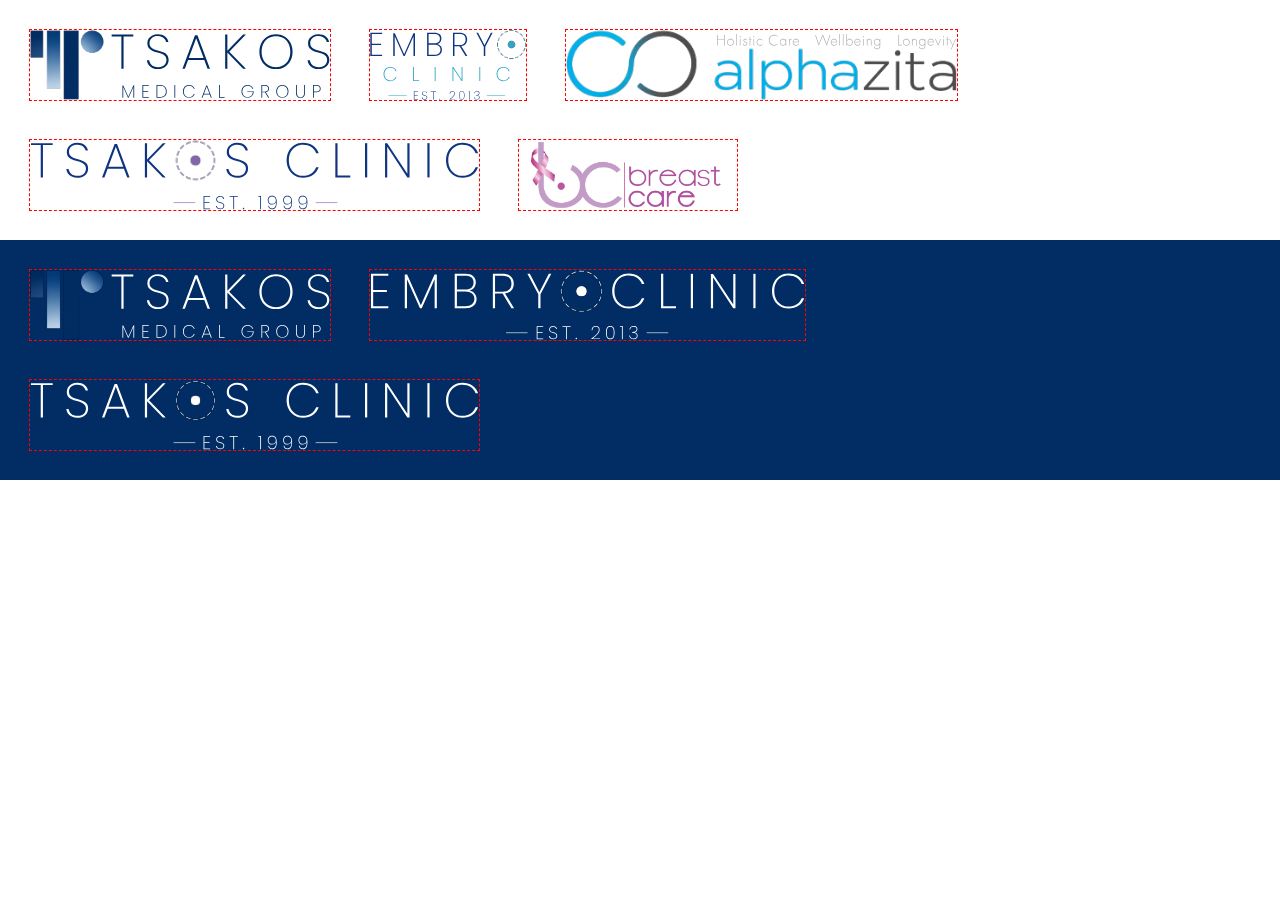
<file: tools/logo-sheet.html>
<!doctype html><meta charset="utf-8"><style>body{margin:0;font:14px sans-serif}div{display:flex;gap:40px;padding:30px;align-items:center;flex-wrap:wrap}img{height:70px;outline:1px dashed red}</style>
<div><img src="../assets/logos/TMG.svg"><img src="../assets/logos/EmbryoClinic.svg"><img src="../assets/logos/AZ.svg"><img src="../assets/logos/Tsakos_Clinic.svg"><img src="../assets/logos/BreastCare.png"></div>
<div style="background:#012D64"><img src="../assets/logos/TMG_white.svg"><img src="../assets/logos/EmbryoClinic_white.svg"><img src="../assets/logos/Tsakos_Clinic_white.svg"></div>
</file>
<file: css/tokens.css>
/* ==========================================================================
   Tsakos Medical Group — design tokens
   Names mirror Figma variables: collection/group/name  →  --group-name
   Fluid values interpolate between the two design frames: 390px and 1920px.
   ========================================================================== */

:root {
  /* ---------- Colour / base palette ---------- */
  --color-white: #FFFFFF;
  --color-ice: #E8F1F7;
  --color-mist: #F4F8FB;
  --color-sand: #E7E0D6;
  --color-navy: #012D64;
  --color-navy-hover: #0A3D7E;          /* derived: primary button hover */
  --color-ec-blue: #0F3580;
  --color-medical-blue: #2E6FAE;
  --color-sky: #AFCBE1;                 /* never text */
  --color-teal: #31A7CA;                /* never small text */
  --color-teal-text: #1B7A96;
  --color-ink: #0E1726;
  --color-body: #3A4556;
  --color-muted: #5B6678;
  --color-line: #DCE6EE;

  /* on-dark (footer, navy panels) */
  --color-on-dark: #FFFFFF;
  --color-on-dark-muted: #C3D3E6;       /* 9.4:1 on navy */
  --color-on-dark-line: rgba(255, 255, 255, 0.16);

  /* ---------- Colour / brand accents ---------- */
  --color-tc-indigo: #271B97;
  --color-tc-violet: #8360B7;
  --color-tc-lavender: #A69BDB;
  --color-tc-lilac: #E6E1F3;
  --color-tc-ivory: #F1EEE9;

  --color-ec-primary: #0F3580;
  --color-ec-secondary: #31A7CA;
  --color-ec-aqua: #DCEFF3;

  --color-az-grey: #4C4C4C;
  --color-az-cyan: #02B0EA;
  --color-az-softgrey: #E7ECEF;

  --color-bc-pink: #C46BA8;             /* sampled from supplied Breast Care logo; decorative only */
  --color-bc-deep: #8E3E78;             /* text-safe deep tone of the Breast Care pink, 7.3:1 */

  /* ---------- Colour / feedback ---------- */
  --color-star: #B7791F;                /* rating stars (decorative; rating also given as text) */

  /* ---------- Semantic aliases (swap these per brand page) ---------- */
  --color-accent: var(--color-navy);            /* buttons, active nav */
  --color-accent-hover: var(--color-navy-hover);
  --color-accent-soft: var(--color-ice);        /* the one tinted band */
  --color-eyebrow: var(--color-medical-blue);
  --color-icon: var(--color-medical-blue);
  --color-link: var(--color-medical-blue);
  --color-link-hover: var(--color-ec-blue);
  --color-focus: var(--color-teal);

  /* ---------- Typography ---------- */
  --font-family: "Manrope", system-ui, -apple-system, "Segoe UI", Roboto, Arial, sans-serif;

  --font-weight-light: 300;
  --font-weight-regular: 400;
  --font-weight-medium: 500;
  --font-weight-semibold: 600;
  --font-weight-bold: 700;
  --font-weight-extrabold: 800;

  /* size: mobile (390) → desktop (1920) */
  --text-display: clamp(2.125rem, 1.774rem + 1.438vw, 3.5rem);   /* 34 → 56 */
  --text-h2: clamp(1.75rem, 1.559rem + 0.784vw, 2.5rem);         /* 28 → 40 */
  --text-h3: clamp(1.25rem, 1.186rem + 0.261vw, 1.5rem);         /* 20 → 24 */
  --text-h4: clamp(1.0625rem, 1.031rem + 0.131vw, 1.1875rem);    /* 17 → 19 (card titles) */
  --text-quote: clamp(1.375rem, 1.279rem + 0.392vw, 1.75rem);    /* 22 → 28 */
  --text-lead: clamp(1.0625rem, 1.015rem + 0.196vw, 1.25rem);    /* 17 → 20 */
  --text-body: clamp(1rem, 0.984rem + 0.065vw, 1.0625rem);       /* 16 → 17 */
  --text-small: 0.875rem;                                        /* 14 */
  --text-xsmall: 0.8125rem;                                      /* 13 (legal, meta) */
  --text-eyebrow: clamp(0.75rem, 0.734rem + 0.065vw, 0.8125rem); /* 12 → 13 */
  --text-kpi: clamp(2.25rem, 2.059rem + 0.784vw, 3rem);          /* 36 → 48 */

  --leading-display: 1.1;
  --leading-h2: 1.15;
  --leading-h3: 1.3;
  --leading-lead: 1.55;
  --leading-body: 1.65;
  --leading-small: 1.5;
  --leading-tight: 1.2;
  --leading-kpi: 1;

  --tracking-eyebrow: 0.08em;
  --tracking-display: -0.015em;
  --tracking-tight: -0.01em;

  --measure-body: 68ch;
  --measure-lead: 46ch;

  /* ---------- Spacing ---------- */
  --space-1: 4px;
  --space-2: 8px;
  --space-3: 12px;
  --space-4: 16px;
  --space-5: 24px;
  --space-6: 32px;
  --space-7: 48px;
  --space-8: 64px;
  --space-9: 96px;
  --space-10: 128px;

  --section-pad: clamp(4rem, 3.2rem + 3.27vw, 7rem);  /* 64 → 112 */
  --section-pad-lg: clamp(4rem, 2.98rem + 4.18vw, 8rem); /* 64 → 128 */

  /* ---------- Layout ---------- */
  --container-max: 1440px;
  --gutter: clamp(16px, 0.99rem + 0.52vw, 24px);      /* 16 → 24 */
  --page-pad: clamp(1rem, 0.5rem + 2.1vw, 3.5rem);   /* min side padding; at 1920 the 1440 container leaves 240px */
  --header-height: 80px;
  --utility-height: 40px;
  --brandbar-height: 48px;
  --mobile-bar-height: 72px;

  /* ---------- Radius ---------- */
  --radius-xs: 4px;
  --radius-sm: 8px;
  --radius-md: 16px;
  --radius-lg: 24px;
  --radius-pill: 999px;

  /* ---------- Border ---------- */
  --border-width: 1px;
  --border-hairline: 1px solid var(--color-line);

  /* ---------- Elevation ---------- */
  --shadow-card: 0 1px 2px rgba(1, 45, 100, 0.06), 0 8px 24px rgba(1, 45, 100, 0.06);
  --shadow-menu: 0 2px 4px rgba(1, 45, 100, 0.05), 0 18px 40px rgba(1, 45, 100, 0.10);
  --shadow-none: none;

  /* ---------- Controls ---------- */
  --button-height: 52px;
  --button-height-sm: 44px;
  --field-height: 52px;
  --touch-min: 44px;
  --icon-sm: 18px;
  --icon-md: 24px;
  --icon-lg: 32px;
  --icon-stroke: 1.5;
  --focus-ring: 0 0 0 2px var(--color-white), 0 0 0 4px var(--color-focus);

  /* ---------- Motion ---------- */
  --duration-fast: 150ms;
  --duration-base: 200ms;
  --duration-reveal: 250ms;
  --ease-out: cubic-bezier(0.22, 0.61, 0.36, 1);
  --reveal-distance: 12px;
  --reveal-stagger: 60ms;

  /* ---------- Z-index ---------- */
  --z-header: 50;
  --z-menu: 60;
  --z-mobile-bar: 70;
  --z-overlay: 90;
}

@media (max-width: 767px) {
  :root {
    --header-height: 64px;
    --button-height: 48px;
  }
}

/* Brand themes: applied with <body data-brand="…"> (or on any wrapper) */
[data-brand="tsakos-clinic"] {
  --color-accent: var(--color-tc-indigo);
  --color-accent-hover: #1E1478;
  --color-accent-soft: var(--color-tc-lilac);
  --color-eyebrow: var(--color-tc-indigo);
  --color-icon: var(--color-tc-violet);
  --color-link: var(--color-tc-indigo);
  --color-link-hover: var(--color-tc-violet);
}
[data-brand="embryoclinic"] {
  --color-accent: var(--color-ec-primary);
  --color-accent-hover: #0B2A68;
  --color-accent-soft: var(--color-ec-aqua);
  --color-eyebrow: var(--color-ec-primary);
  --color-icon: var(--color-teal-text);
  --color-link: var(--color-ec-primary);
}
[data-brand="alphazita"] {
  --color-accent: var(--color-az-grey);
  --color-accent-hover: #333333;
  --color-accent-soft: var(--color-az-softgrey);
  --color-eyebrow: var(--color-az-grey);
  --color-icon: var(--color-az-grey);
  --color-link: var(--color-az-grey);
}
</file>
<file: css/base.css>
/* ==========================================================================
   Base: reset, typography, layout primitives
   ========================================================================== */

*, *::before, *::after { box-sizing: border-box; }
html { -webkit-text-size-adjust: 100%; text-size-adjust: 100%; scroll-behavior: smooth; scroll-padding-top: calc(var(--header-height) + var(--space-5)); }
body {
  margin: 0;
  font-family: var(--font-family);
  font-size: var(--text-body);
  line-height: var(--leading-body);
  font-weight: var(--font-weight-regular);
  color: var(--color-body);
  background: var(--color-white);
  -webkit-font-smoothing: antialiased;
  -moz-osx-font-smoothing: grayscale;
  text-rendering: optimizeLegibility;
  font-feature-settings: "kern";
}
img, svg, video { display: block; max-width: 100%; }
img { height: auto; }
button, input, select, textarea { font: inherit; color: inherit; }
button { cursor: pointer; }
a { color: var(--color-link); text-decoration: none; }
a:hover { color: var(--color-link-hover); }
:where(ul[role="list"], ol[role="list"]) { list-style: none; margin: 0; padding: 0; }
h1, h2, h3, h4, p, figure, blockquote, dl, dd { margin: 0; }
address { font-style: normal; }
hr { border: 0; border-top: var(--border-hairline); margin: 0; }

:focus-visible { outline: none; box-shadow: var(--focus-ring); border-radius: var(--radius-xs); }

.sr-only {
  position: absolute !important; width: 1px; height: 1px; padding: 0; margin: -1px;
  overflow: hidden; clip: rect(0 0 0 0); white-space: nowrap; border: 0;
}
.skip-link {
  position: absolute; left: var(--space-4); top: -100px; z-index: var(--z-overlay);
  background: var(--color-navy); color: var(--color-white); padding: var(--space-3) var(--space-5);
  border-radius: var(--radius-pill); font-weight: var(--font-weight-semibold);
}
.skip-link:focus { top: var(--space-3); color: var(--color-white); }

/* ---------- Type ---------- */
.t-display {
  font-size: var(--text-display); line-height: var(--leading-display);
  font-weight: var(--font-weight-bold); color: var(--color-navy);
  letter-spacing: var(--tracking-display); text-wrap: balance;
}
.t-h2, h2 {
  font-size: var(--text-h2); line-height: var(--leading-h2);
  font-weight: var(--font-weight-bold); color: var(--color-navy);
  letter-spacing: var(--tracking-tight); text-wrap: balance;
}
.t-h3, h3 {
  font-size: var(--text-h3); line-height: var(--leading-h3);
  font-weight: var(--font-weight-semibold); color: var(--color-ink);
}
.t-h4 { font-size: var(--text-h4); line-height: var(--leading-h3); font-weight: var(--font-weight-semibold); color: var(--color-ink); }
.t-lead { font-size: var(--text-lead); line-height: var(--leading-lead); color: var(--color-body); max-width: var(--measure-lead); }
.t-body { font-size: var(--text-body); line-height: var(--leading-body); max-width: var(--measure-body); }
.t-small { font-size: var(--text-small); line-height: var(--leading-small); font-weight: var(--font-weight-medium); }
.t-xsmall { font-size: var(--text-xsmall); line-height: var(--leading-small); }
.t-muted { color: var(--color-muted); }
.t-quote { font-size: var(--text-quote); line-height: 1.4; font-weight: var(--font-weight-light); color: var(--color-ink); }
.t-eyebrow {
  display: block;
  font-size: var(--text-eyebrow); line-height: var(--leading-tight);
  font-weight: var(--font-weight-bold); text-transform: uppercase;
  letter-spacing: var(--tracking-eyebrow); color: var(--color-eyebrow);
}
.t-kpi {
  font-size: var(--text-kpi); line-height: var(--leading-kpi);
  font-weight: var(--font-weight-light); color: var(--color-navy);
  letter-spacing: -0.02em; font-variant-numeric: tabular-nums lining-nums;
}

/* ---------- Layout primitives ---------- */
.container {
  width: 100%;
  max-width: calc(var(--container-max) + 2 * var(--page-pad));
  margin-inline: auto;
  padding-inline: var(--page-pad);
}
.section { padding-block: var(--section-pad); }
.section--lg { padding-block: var(--section-pad-lg); }
.section--ice { background: var(--color-ice); }
.section--mist { background: var(--color-mist); }
.section--sand { background: var(--color-sand); }
.section--accent { background: var(--color-accent-soft); }

.grid-12 { display: grid; grid-template-columns: repeat(12, minmax(0, 1fr)); column-gap: var(--gutter); }

.stack > * + * { margin-top: var(--stack-gap, var(--space-5)); }
.stack-sm { --stack-gap: var(--space-3); }
.stack-lg { --stack-gap: var(--space-6); }
.cluster { display: flex; flex-wrap: wrap; align-items: center; gap: var(--cluster-gap, var(--space-4)); }

.section-head {
  display: flex; align-items: flex-end; justify-content: space-between;
  gap: var(--space-6); margin-bottom: var(--space-7);
}
.section-head__text { max-width: 760px; }
.section-head__text > * + * { margin-top: var(--space-4); }

/* Icons: inline SVG, 1.5px stroke, rounded caps */
.icon { width: var(--icon-md); height: var(--icon-md); flex: none; stroke: currentColor; fill: none; stroke-width: var(--icon-stroke); stroke-linecap: round; stroke-linejoin: round; }
.icon--sm { width: var(--icon-sm); height: var(--icon-sm); }
.icon--lg { width: var(--icon-lg); height: var(--icon-lg); }

/* ---------- Reveal motion ---------- */
.js .reveal { opacity: 0; transform: translateY(var(--reveal-distance)); transition: opacity var(--duration-reveal) var(--ease-out), transform var(--duration-reveal) var(--ease-out); transition-delay: calc(var(--i, 0) * var(--reveal-stagger)); }
.js .reveal.is-in, .is-static .reveal { opacity: 1; transform: none; }
@media (prefers-reduced-motion: reduce) {
  html { scroll-behavior: auto; }
  *, *::before, *::after { transition-duration: 0.01ms !important; animation-duration: 0.01ms !important; }
  .js .reveal { opacity: 1; transform: none; }
}

@media (max-width: 767px) {
  .section-head { flex-direction: column; align-items: flex-start; gap: var(--space-4); margin-bottom: var(--space-6); }
}
</file>
<file: css/components.css>
/* ==========================================================================
   Components
   ========================================================================== */

/* ---------- Buttons ---------- */
.btn {
  --btn-bg: var(--color-accent);
  --btn-fg: var(--color-white);
  --btn-border: var(--btn-bg);
  display: inline-flex; align-items: center; justify-content: center; gap: var(--space-3);
  min-height: var(--button-height); padding: 0 var(--space-6);
  border: var(--border-width) solid var(--btn-border); border-radius: var(--radius-pill);
  background: var(--btn-bg); color: var(--btn-fg);
  font-size: var(--text-body); font-weight: var(--font-weight-semibold); line-height: 1.2;
  text-align: center; text-decoration: none; white-space: nowrap;
  transition: background-color var(--duration-fast) var(--ease-out), border-color var(--duration-fast) var(--ease-out), color var(--duration-fast) var(--ease-out), transform var(--duration-fast) var(--ease-out);
}
.btn:hover { --btn-bg: var(--color-accent-hover); color: var(--btn-fg); }
.btn:active { transform: translateY(1px); }
.btn .icon { width: 20px; height: 20px; transition: transform var(--duration-fast) var(--ease-out); }
.btn:hover .icon--arrow { transform: translateX(3px); }
.btn--secondary { --btn-bg: var(--color-white); --btn-fg: var(--color-accent); --btn-border: var(--color-accent); }
.btn--secondary:hover { --btn-bg: var(--color-mist); --btn-fg: var(--color-accent); --btn-border: var(--color-accent); }
.btn--on-dark { --btn-bg: var(--color-white); --btn-fg: var(--color-navy); --btn-border: var(--color-white); }
.btn--on-dark:hover { --btn-bg: var(--color-ice); --btn-fg: var(--color-navy); --btn-border: var(--color-ice); }
.btn--sm { min-height: var(--button-height-sm); padding: 0 var(--space-5); font-size: var(--text-small); }
.btn--block { width: 100%; }
.btn--wrap { white-space: normal; line-height: 1.35; padding-block: var(--space-3); }

/* Text link with animated underline */
.link {
  display: inline-flex; align-items: center; gap: var(--space-2);
  min-height: var(--touch-min);
  color: var(--color-link); font-weight: var(--font-weight-semibold);
  background-image: linear-gradient(currentColor, currentColor);
  background-size: 0% 1px; background-position: 0 calc(100% - 10px); background-repeat: no-repeat;
  transition: background-size var(--duration-base) var(--ease-out), color var(--duration-fast);
}
.link:hover { background-size: 100% 1px; color: var(--color-link-hover); }
.link .icon { width: 18px; height: 18px; transition: transform var(--duration-fast) var(--ease-out); }
.link:hover .icon { transform: translateX(3px); }

/* ---------- Utility bar (desktop) ---------- */
.utility { background: var(--color-mist); border-bottom: var(--border-hairline); font-size: var(--text-small); }
.utility__inner { display: flex; align-items: center; justify-content: space-between; height: var(--utility-height); gap: var(--space-6); }
.utility__links { display: flex; gap: var(--space-6); }
.utility a { color: var(--color-body); font-weight: var(--font-weight-medium); display: inline-flex; align-items: center; gap: var(--space-2); min-height: var(--utility-height); }
.utility a:hover { color: var(--color-navy); }
.utility__right { display: flex; align-items: center; gap: var(--space-6); }
.utility__phone { color: var(--color-navy) !important; font-weight: var(--font-weight-bold) !important; }
.utility__phone .icon { color: var(--color-medical-blue); }
.lang { display: inline-flex; align-items: center; gap: var(--space-1); }
.lang a, .lang span { min-height: auto !important; padding: 2px 4px; }
.lang [aria-current="true"] { color: var(--color-navy); font-weight: var(--font-weight-bold); }
.lang__sep { color: var(--color-sky); }

/* ---------- Header ---------- */
.site-header { position: sticky; top: 0; z-index: var(--z-header); background: var(--color-white); }
.site-header.is-scrolled .masthead { border-bottom-color: var(--color-line); }
.masthead { border-bottom: var(--border-width) solid transparent; transition: border-color var(--duration-base); }
.masthead__inner { display: flex; align-items: center; height: var(--header-height); gap: var(--space-6); }
.masthead__logo { display: block; flex: none; }
.masthead__logo img { height: 46px; width: auto; }
.masthead__actions { display: flex; align-items: center; gap: var(--space-3); margin-left: auto; }

.nav { flex: 1; display: flex; justify-content: center; }
.nav__list { display: flex; align-items: center; gap: var(--space-1); }
.nav__item { position: static; }
.nav__trigger {
  display: inline-flex; align-items: center; gap: 6px;
  height: var(--header-height); padding: 0 var(--space-4);
  border: 0; background: none; color: var(--color-ink);
  font-size: var(--text-body); font-weight: var(--font-weight-semibold); white-space: nowrap;
  border-bottom: 2px solid transparent; transition: color var(--duration-fast), border-color var(--duration-fast);
}
.nav__trigger .icon { width: 16px; height: 16px; color: var(--color-muted); transition: transform var(--duration-base) var(--ease-out); }
.nav__trigger:hover, .nav__trigger[aria-expanded="true"] { color: var(--color-navy); border-bottom-color: var(--color-teal); }
.nav__trigger[aria-expanded="true"] .icon { transform: rotate(180deg); }
.nav__trigger:focus-visible { border-radius: 0; }

/* Mega-menu */
.mega {
  position: absolute; left: 0; right: 0; top: 100%;
  background: var(--color-white); border-top: var(--border-hairline);
  box-shadow: var(--shadow-menu);
  opacity: 0; visibility: hidden; transform: translateY(-6px);
  transition: opacity var(--duration-base) var(--ease-out), transform var(--duration-base) var(--ease-out), visibility 0s linear var(--duration-base);
  z-index: var(--z-menu);
}
.mega.is-open { opacity: 1; visibility: visible; transform: none; transition-delay: 0s; }
.mega__inner { display: grid; grid-template-columns: 300px 1fr; gap: var(--space-8); padding-block: var(--space-7); }
.mega__intro { padding-right: var(--space-6); border-right: var(--border-hairline); }
.mega__intro img { height: 44px; width: auto; margin-bottom: var(--space-5); }
.mega__intro p { color: var(--color-body); font-size: var(--text-small); margin-bottom: var(--space-5); }
.mega__cols { display: grid; grid-template-columns: repeat(var(--cols, 4), minmax(0, 1fr)); gap: var(--space-6) var(--space-7); }
.mega__col h3 { font-size: var(--text-small); font-weight: var(--font-weight-bold); color: var(--color-navy); margin-bottom: var(--space-3); }
.mega__col h3 a { color: inherit; }
.mega__col h3 a:hover { color: var(--color-medical-blue); }
.mega__col ul { list-style: none; margin: 0; padding: 0; }
.mega__col li a { display: block; padding: 6px 0; color: var(--color-body); font-size: var(--text-small); line-height: 1.4; }
.mega__col li a:hover { color: var(--color-medical-blue); }

/* Mobile header controls */

.icon-btn {
  display: inline-flex; align-items: center; justify-content: center;
  width: var(--touch-min); height: var(--touch-min);
  border: var(--border-hairline); border-radius: var(--radius-pill);
  background: var(--color-white); color: var(--color-navy);
}
.icon-btn:hover { background: var(--color-mist); color: var(--color-navy); }
.masthead__actions .masthead__burger, .masthead__actions .masthead__call { display: none; }

/* Mobile drawer */
.drawer {
  position: fixed; inset: var(--header-height) 0 0 0; z-index: var(--z-menu);
  background: var(--color-white); overflow-y: auto; padding: var(--space-5) var(--page-pad) calc(var(--mobile-bar-height) + var(--space-6));
  opacity: 0; visibility: hidden; transition: opacity var(--duration-base), visibility 0s linear var(--duration-base);
}
.drawer.is-open { opacity: 1; visibility: visible; transition-delay: 0s; }
.drawer__group { border-bottom: var(--border-hairline); }
.drawer__toggle {
  display: flex; width: 100%; align-items: center; justify-content: space-between;
  min-height: 56px; padding: 0; border: 0; background: none;
  font-size: var(--text-lead); font-weight: var(--font-weight-semibold); color: var(--color-navy); text-align: left;
}
.drawer__toggle .icon { transition: transform var(--duration-base); color: var(--color-medical-blue); }
.drawer__toggle[aria-expanded="true"] .icon { transform: rotate(45deg); }
.drawer__panel { padding-bottom: var(--space-4); }
.drawer__panel[hidden] { display: none; }
.drawer__panel a { display: flex; align-items: center; min-height: var(--touch-min); color: var(--color-body); font-weight: var(--font-weight-medium); }
.drawer__secondary { display: grid; gap: 0; margin-top: var(--space-5); }
.drawer__secondary a { display: flex; align-items: center; min-height: var(--touch-min); color: var(--color-ink); font-weight: var(--font-weight-medium); }
.drawer__foot { margin-top: var(--space-6); display: grid; gap: var(--space-3); }
.drawer__lang { margin-top: var(--space-5); font-size: var(--text-small); color: var(--color-muted); }

/* ---------- Eyebrow line with dot separator ---------- */
.eyebrow-sep { color: var(--color-sky); margin: 0 0.4em; }

/* ---------- Hero ---------- */
.hero { padding-top: clamp(1rem, 0.6rem + 1.6vw, 2.5rem); padding-bottom: clamp(1.5rem, 1rem + 1.6vw, 3rem); overflow: hidden; }
.hero__grid { display: grid; grid-template-columns: minmax(0, 7fr) minmax(0, 5fr); column-gap: var(--space-7); align-items: center; }
.hero__copy { min-width: 0; padding-block: var(--space-3); }
.hero__copy .t-display { margin-top: var(--space-4); max-width: 19ch; }
.hero__sub { margin-top: var(--space-5); }
.hero__ctas { display: flex; flex-wrap: wrap; gap: var(--space-4); margin-top: var(--space-6); }
.hero__media { position: relative; margin-right: calc(-1 * (100vw - min(100vw, var(--container-max) + 2 * var(--page-pad))) / 2 - var(--page-pad)); }
.hero__media img { width: 100%; height: clamp(340px, 100svh - 470px, 600px); object-fit: cover; object-position: 50% 35%; border-radius: var(--radius-lg) 0 0 var(--radius-lg); }

/* Trust strip */
.trust { display: flex; flex-wrap: wrap; align-items: center; gap: var(--space-3) var(--space-6); margin: var(--space-6) 0 0; list-style: none; padding-left: 0; padding-top: var(--space-5); border-top: var(--border-hairline); }
.trust__item { display: inline-flex; align-items: center; gap: var(--space-2); font-size: var(--text-small); font-weight: var(--font-weight-semibold); color: var(--color-ink); white-space: nowrap; }
.trust__item .icon { width: 20px; height: 20px; color: var(--color-icon); }

/* ---------- Brand cards ---------- */
.brands { margin-top: clamp(1.5rem, 1rem + 1.6vw, 2.5rem); }
.brands__label { margin-bottom: var(--space-3); }
.brands__row { display: grid; grid-template-columns: repeat(5, minmax(0, 1fr)); gap: var(--space-4); list-style: none; margin: 0; padding: 0; }
.brand-card {
  --brand: var(--color-navy);
  position: relative; display: flex; flex-direction: column; height: 100%;
  padding: var(--space-5) var(--space-5) var(--space-5); border: var(--border-hairline); border-radius: var(--radius-md);
  background: var(--color-white); color: var(--color-body);
  transition: transform var(--duration-base) var(--ease-out), border-color var(--duration-base), box-shadow var(--duration-base);
}
.brand-card:hover { transform: translateY(-4px); border-color: var(--brand); box-shadow: var(--shadow-card); color: var(--color-body); }
.brand-card__top { display: flex; align-items: center; justify-content: space-between; gap: var(--space-3); margin-bottom: var(--space-4); }
.brand-card__icon { width: 22px; height: 22px; color: var(--brand); flex: none; transition: transform var(--duration-fast) var(--ease-out); }
.brand-card:hover .brand-card__icon.icon--arrow { transform: translateX(3px); }
.brand-card__logo { height: 48px; display: flex; align-items: center; min-width: 0; }
.brand-card__logo img { max-height: 44px; max-width: 100%; width: auto; }
.brand-card__logo--ec img { max-height: 52px; }
.brand-card__logo--tile { width: auto; }
.brand-card__logo--tile img { max-height: 40px; }
.brand-card__label { font-size: var(--text-eyebrow); font-weight: var(--font-weight-bold); letter-spacing: var(--tracking-eyebrow); text-transform: uppercase; color: var(--brand); line-height: 1.35; }
.brand-card__text { margin-top: var(--space-2); font-size: var(--text-small); line-height: var(--leading-small); color: var(--color-body); }
.brand-card--ec { --brand: var(--color-ec-primary); }
.brand-card--tc { --brand: var(--color-tc-indigo); }
.brand-card--az { --brand: var(--color-az-grey); }
.brand-card--bc { --brand: var(--color-bc-deep); }
.brand-card--as { --brand: var(--color-navy); }
.brand-card__ph { display: flex; flex-direction: column; align-items: flex-start; gap: var(--space-1); }
.brand-card__ph img { height: 24px; max-height: 24px !important; width: auto; }
.brand-card__ph span { font-size: var(--text-small); font-weight: var(--font-weight-bold); color: var(--color-navy); line-height: 1.1; letter-spacing: 0.02em; }
.placeholder-tag { display: inline-block; font-size: 11px; font-weight: var(--font-weight-semibold); color: var(--color-muted); background: var(--color-mist); border: 1px dashed var(--color-sky); border-radius: var(--radius-xs); padding: 1px 6px; letter-spacing: 0; text-transform: none; }

/* ---------- About + KPIs ---------- */
.about__grid { display: grid; grid-template-columns: 5fr 7fr; gap: var(--space-9); align-items: center; }
.about__copy > * + * { margin-top: var(--space-5); }
.about__media img { width: 100%; aspect-ratio: 4 / 3; object-fit: cover; border-radius: var(--radius-lg); }
.kpis { display: grid; grid-template-columns: repeat(6, minmax(0, 1fr)); margin-top: var(--space-9); list-style: none; padding: 0; }
.kpi { padding: var(--space-2) var(--space-5); border-left: var(--border-hairline); }
.kpi:first-child { border-left: 0; padding-left: 0; }
.kpi__label { margin-top: var(--space-3); font-size: var(--text-small); line-height: var(--leading-small); color: var(--color-body); font-weight: var(--font-weight-medium); max-width: 22ch; }

/* ---------- Doctor feature ---------- */
.doctor__grid { display: grid; grid-template-columns: 5fr 7fr; gap: var(--space-9); align-items: center; }
.ph-frame {
  display: flex; flex-direction: column; align-items: center; justify-content: center; gap: var(--space-3);
  aspect-ratio: 4 / 5; width: 100%; padding: var(--space-6); text-align: center;
  background: var(--color-ice); border: 1.5px dashed var(--color-sky); border-radius: var(--radius-lg); color: var(--color-muted);
}
.section--ice .ph-frame { background: var(--color-white); }
.ph-frame .icon { width: 40px; height: 40px; color: var(--color-medical-blue); }
.ph-frame strong { color: var(--color-navy); font-size: var(--text-body); font-weight: var(--font-weight-semibold); }
.ph-frame small { font-size: var(--text-xsmall); max-width: 32ch; line-height: 1.5; }
.doctor__name { font-size: var(--text-h2); line-height: var(--leading-h2); font-weight: var(--font-weight-bold); color: var(--color-navy); letter-spacing: var(--tracking-tight); }
.doctor__creds-short { display: block; margin-top: var(--space-2); font-size: var(--text-lead); font-weight: var(--font-weight-semibold); color: var(--color-medical-blue); letter-spacing: 0; }
.doctor__role { margin-top: var(--space-2); color: var(--color-muted); font-weight: var(--font-weight-medium); }
.doctor__quote { margin-top: var(--space-6); padding-left: var(--space-5); border-left: 3px solid var(--color-teal); max-width: 760px; }
.doctor__quote em { font-style: normal; font-weight: var(--font-weight-medium); color: var(--color-navy); }
.creds { list-style: none; margin: var(--space-6) 0 0; padding: 0; display: grid; grid-template-columns: 1fr 1fr; gap: var(--space-4) var(--space-6); }
.creds li { display: flex; gap: var(--space-3); align-items: flex-start; font-size: var(--text-small); line-height: var(--leading-small); color: var(--color-ink); font-weight: var(--font-weight-medium); }
.creds .icon { color: var(--color-icon); margin-top: -1px; }
.doctor__ctas { margin-top: var(--space-7); display: flex; flex-wrap: wrap; gap: var(--space-4); }

/* ---------- Service cards ---------- */
.services__grid { display: grid; grid-template-columns: repeat(3, minmax(0, 1fr)); gap: var(--gutter); list-style: none; padding: 0; margin: 0; }
.service-card {
  display: flex; flex-direction: column; height: 100%; padding: var(--space-6);
  border: var(--border-hairline); border-radius: var(--radius-md); background: var(--color-white); color: var(--color-body);
  transition: border-color var(--duration-base), transform var(--duration-base) var(--ease-out), box-shadow var(--duration-base);
}
.service-card:hover { border-color: var(--color-sky); transform: translateY(-4px); box-shadow: var(--shadow-card); color: var(--color-body); }
.service-card__icon { width: 56px; height: 56px; border-radius: var(--radius-pill); background: var(--color-ice); color: var(--color-icon); display: flex; align-items: center; justify-content: center; }
.service-card__icon .icon { width: 28px; height: 28px; }
.service-card h3 { margin-top: var(--space-5); font-size: var(--text-h4); }
.service-card p { margin-top: var(--space-2); font-size: var(--text-body); flex: 1; }
.service-card__foot { display: flex; align-items: center; justify-content: space-between; margin-top: var(--space-5); }
.service-card__foot .icon { color: var(--color-medical-blue); transition: transform var(--duration-fast) var(--ease-out); }
.service-card:hover .service-card__foot .icon { transform: translateX(3px); }
.brand-tag { display: inline-flex; align-items: center; gap: var(--space-2); font-size: var(--text-xsmall); font-weight: var(--font-weight-bold); color: var(--tag, var(--color-navy)); }
.brand-tag::before { content: ""; width: 8px; height: 8px; border-radius: 50%; background: var(--tag-dot, var(--tag, var(--color-navy))); }
.brand-tag--ec { --tag: var(--color-ec-primary); --tag-dot: var(--color-ec-secondary); }
.brand-tag--tc { --tag: var(--color-tc-indigo); --tag-dot: var(--color-tc-violet); }
.brand-tag--az { --tag: var(--color-az-grey); --tag-dot: var(--color-az-cyan); }
.section-foot { margin-top: var(--space-7); display: flex; justify-content: center; }

/* ---------- Patient Journey ---------- */
.journey__top { display: grid; grid-template-columns: 6fr 6fr; gap: var(--space-9); align-items: center; }
.journey__top .t-h2 small { display: block; margin-top: var(--space-2); font-size: var(--text-lead); font-weight: var(--font-weight-medium); color: var(--color-medical-blue); letter-spacing: 0; }
.journey__media img { width: 100%; aspect-ratio: 16 / 10; object-fit: cover; border-radius: var(--radius-lg); }
.steps { list-style: none; margin: var(--space-9) 0 0; padding: 0; display: grid; grid-template-columns: repeat(5, minmax(0, 1fr)); gap: var(--gutter); counter-reset: step; }
.step { position: relative; padding-top: var(--space-2); }
.step__num {
  position: relative; z-index: 1; display: flex; align-items: center; justify-content: center;
  width: 48px; height: 48px; border-radius: 50%;
  background: var(--color-white); border: 1.5px solid var(--color-navy); color: var(--color-navy);
  font-weight: var(--font-weight-bold); font-size: var(--text-body);
}
.step:first-child .step__num { background: var(--color-navy); color: var(--color-white); }
.step__line { position: absolute; top: calc(var(--space-2) + 24px); left: 48px; right: calc(-1 * var(--gutter)); height: 1.5px; background: var(--color-sky); }
.step:last-child .step__line { display: none; }
.step h3 { margin-top: var(--space-5); font-size: var(--text-h4); color: var(--color-navy); }
.step p { margin-top: var(--space-2); font-size: var(--text-small); line-height: var(--leading-small); color: var(--color-body); padding-right: var(--space-3); }
.journey__foot { margin-top: var(--space-8); display: grid; grid-template-columns: 1fr auto; gap: var(--space-7); align-items: center; padding: var(--space-6) var(--space-7); background: var(--color-white); border-radius: var(--radius-md); }
.trust-box { display: flex; gap: var(--space-4); align-items: flex-start; }
.trust-box .icon { color: var(--color-medical-blue); width: 32px; height: 32px; }
.trust-box p { font-size: var(--text-lead); line-height: 1.5; color: var(--color-ink); font-weight: var(--font-weight-medium); max-width: 56ch; }

/* ---------- International ---------- */
.intl__grid { display: grid; grid-template-columns: 5fr 7fr; gap: var(--space-9); align-items: center; }
.intl__copy > * + * { margin-top: var(--space-5); }
.intl__countries { display: flex; flex-wrap: wrap; gap: var(--space-2); }
.chip { display: inline-flex; align-items: center; gap: var(--space-2); min-height: 36px; padding: 0 var(--space-4); border-radius: var(--radius-pill); background: var(--color-ice); color: var(--color-navy); font-size: var(--text-small); font-weight: var(--font-weight-semibold); }
.chip .icon { width: 16px; height: 16px; color: var(--color-medical-blue); }
.intl__map { position: relative; background: var(--color-mist); border-radius: var(--radius-lg); overflow: hidden; }
.intl__map svg { width: 100%; height: auto; }
.intl__photo { display: flex; gap: var(--space-4); align-items: center; margin-top: var(--space-6); }
.intl__photo img { width: 160px; aspect-ratio: 4 / 3; object-fit: cover; border-radius: var(--radius-md); }

.eu-map__land { fill: var(--color-white); stroke: var(--color-sky); stroke-width: 1; stroke-linejoin: round; }
.eu-map__arcs path { fill: none; stroke: var(--color-medical-blue); stroke-width: 1.5; stroke-dasharray: 4 5; stroke-linecap: round; }
.eu-map__pin { fill: var(--color-navy); stroke: var(--color-white); stroke-width: 2; }
.eu-map__home circle { fill: var(--color-navy); }
.eu-map__home .eu-map__halo { fill: var(--color-teal); opacity: 0.22; }
.eu-map__label { font-family: var(--font-family); font-size: 15px; font-weight: var(--font-weight-semibold); fill: var(--color-navy); paint-order: stroke; stroke: var(--color-white); stroke-width: 4px; stroke-linejoin: round; }
.eu-map__label--home { font-size: 17px; font-weight: var(--font-weight-bold); }

/* ---------- Reviews ---------- */
.rating-badge { display: inline-flex; align-items: center; gap: var(--space-3); padding: var(--space-3) var(--space-5); border: var(--border-hairline); border-radius: var(--radius-pill); background: var(--color-white); font-size: var(--text-small); font-weight: var(--font-weight-semibold); color: var(--color-ink); white-space: nowrap; }
.stars { display: inline-flex; gap: 2px; color: var(--color-star); }
.stars .icon { width: 18px; height: 18px; fill: currentColor; stroke: none; }
.reviews__grid { display: grid; grid-template-columns: repeat(3, minmax(0, 1fr)); gap: var(--gutter); list-style: none; padding: 0; margin: 0; }
.review { display: flex; flex-direction: column; height: 100%; padding: var(--space-6); background: var(--color-white); border-radius: var(--radius-md); border: 1.5px dashed var(--color-sky); }
.review blockquote { margin-top: var(--space-4); font-size: var(--text-body); color: var(--color-ink); flex: 1; }
.review footer { margin-top: var(--space-5); display: flex; align-items: center; gap: var(--space-3); font-size: var(--text-small); }
.review__avatar { width: 40px; height: 40px; border-radius: 50%; background: var(--color-ice); color: var(--color-navy); display: flex; align-items: center; justify-content: center; font-weight: var(--font-weight-bold); font-size: var(--text-xsmall); }
.review__who strong { display: block; color: var(--color-ink); }
.review__who span { color: var(--color-muted); }
.review__top { display: flex; justify-content: space-between; align-items: center; gap: var(--space-3); }

/* ---------- News ---------- */
.news__grid { display: grid; grid-template-columns: repeat(3, minmax(0, 1fr)); gap: var(--gutter); list-style: none; padding: 0; margin: 0; }
.news-card { display: flex; flex-direction: column; height: 100%; color: var(--color-body); }
.news-card__media { overflow: hidden; border-radius: var(--radius-md); }
.news-card__media img { width: 100%; aspect-ratio: 3 / 2; object-fit: cover; transition: transform 400ms var(--ease-out); }
.news-card:hover .news-card__media img { transform: scale(1.03); }
.news-card__meta { display: flex; gap: var(--space-3); align-items: center; margin-top: var(--space-5); font-size: var(--text-small); color: var(--color-muted); font-weight: var(--font-weight-medium); }
.news-card__cat { color: var(--color-medical-blue); font-weight: var(--font-weight-bold); }
.news-card h3 { margin-top: var(--space-2); font-size: var(--text-h4); color: var(--color-ink); transition: color var(--duration-fast); }
.news-card:hover h3 { color: var(--color-medical-blue); }

/* ---------- Contact ---------- */
.contact__grid { display: grid; grid-template-columns: 7fr 5fr; gap: var(--space-8); align-items: start; }
.contact__panel { background: var(--color-white); border-radius: var(--radius-lg); padding: var(--space-8); }
.contact__panel > .t-h2 + p { margin-top: var(--space-4); }
.form { margin-top: var(--space-7); display: grid; grid-template-columns: 1fr 1fr; gap: var(--space-5); }
.field { display: flex; flex-direction: column; gap: var(--space-2); }
.field--full { grid-column: 1 / -1; }
.field label, .field legend { font-size: var(--text-small); font-weight: var(--font-weight-semibold); color: var(--color-ink); padding: 0; }
.field .req { color: var(--color-medical-blue); }
.input, .select, .textarea {
  width: 100%; min-height: var(--field-height); padding: 0 var(--space-4);
  background: var(--color-mist); border: 1px solid var(--color-line); border-radius: var(--radius-sm);
  font-size: var(--text-body); color: var(--color-ink);
  transition: border-color var(--duration-fast), box-shadow var(--duration-fast), background-color var(--duration-fast);
}
.textarea { padding: var(--space-3) var(--space-4); min-height: 128px; resize: vertical; line-height: var(--leading-body); }
.select { appearance: none; padding-right: var(--space-8); background-image: url("data:image/svg+xml,%3Csvg xmlns='http://www.w3.org/2000/svg' viewBox='0 0 24 24' fill='none' stroke='%232E6FAE' stroke-width='1.5' stroke-linecap='round' stroke-linejoin='round'%3E%3Cpath d='m6 9 6 6 6-6'/%3E%3C/svg%3E"); background-repeat: no-repeat; background-position: right 16px center; background-size: 20px; }
.input:hover, .select:hover, .textarea:hover { border-color: var(--color-sky); }
.input:focus, .select:focus, .textarea:focus { outline: none; background-color: var(--color-white); border-color: var(--color-teal); box-shadow: 0 0 0 2px var(--color-teal); }
fieldset.field { border: 0; margin: 0; padding: 0; }
.segmented { display: grid; grid-template-columns: 1fr 1fr; gap: var(--space-2); }
.segmented label { position: relative; display: flex; align-items: center; justify-content: center; gap: var(--space-2); min-height: var(--field-height); border: 1px solid var(--color-line); border-radius: var(--radius-sm); background: var(--color-mist); font-weight: var(--font-weight-semibold); color: var(--color-body); cursor: pointer; transition: border-color var(--duration-fast), background-color var(--duration-fast), color var(--duration-fast); }
.segmented input { position: absolute; opacity: 0; inset: 0; cursor: pointer; }
.segmented label:has(input:checked) { border-color: var(--color-accent); background: var(--color-white); color: var(--color-accent); box-shadow: inset 0 0 0 1px var(--color-accent); }
.segmented label:has(input:focus-visible) { box-shadow: 0 0 0 2px var(--color-teal); }
.segmented .icon { width: 20px; height: 20px; }
.check { display: flex; gap: var(--space-3); align-items: flex-start; font-size: var(--text-small); color: var(--color-body); line-height: var(--leading-small); }
.check input { flex: none; width: 22px; height: 22px; margin: 0; accent-color: var(--color-accent); }
.check a { text-decoration: underline; text-underline-offset: 2px; }
.form__submit { grid-column: 1 / -1; display: flex; align-items: center; justify-content: space-between; gap: var(--space-5); flex-wrap: wrap; }
.form__note { font-size: var(--text-xsmall); color: var(--color-muted); }

.contact-info { display: grid; gap: var(--space-5); }
.contact-info__card { background: var(--color-white); border-radius: var(--radius-lg); padding: var(--space-7); }
.contact-info__list { list-style: none; margin: 0; padding: 0; display: grid; gap: var(--space-5); }
.contact-info__list li { display: flex; gap: var(--space-4); align-items: flex-start; }
.contact-info__list .icon { color: var(--color-icon); flex: none; margin-top: 2px; }
.contact-info__list strong { display: block; color: var(--color-ink); font-size: var(--text-small); font-weight: var(--font-weight-bold); }
.contact-info__list span:not(.placeholder-tag), .contact-info__list a, .contact-info__list address { font-size: var(--text-body); color: var(--color-body); }
.contact-info__list .placeholder-tag { margin-left: var(--space-2); vertical-align: middle; }
.contact-info__list a.contact-info__big { font-size: var(--text-h3); font-weight: var(--font-weight-bold); color: var(--color-navy); }
.map-ph { position: relative; display: flex; align-items: flex-end; min-height: 260px; border-radius: var(--radius-lg); overflow: hidden; background: var(--color-ice); }
.map-ph > svg { position: absolute; inset: 0; width: 100%; height: 100%; }
.map-ph__label { position: relative; margin: var(--space-4); display: inline-flex; align-items: center; gap: var(--space-2); background: var(--color-white); border-radius: var(--radius-pill); padding: var(--space-2) var(--space-4); font-size: var(--text-small); font-weight: var(--font-weight-semibold); color: var(--color-navy); box-shadow: var(--shadow-card); }

/* ---------- Footer ---------- */
.site-footer { background: var(--color-navy); color: var(--color-on-dark-muted); padding-top: var(--space-9); padding-bottom: var(--space-6); font-size: var(--text-small); }
.site-footer a { color: var(--color-on-dark-muted); }
.site-footer a:hover { color: var(--color-white); }
.footer__brands { display: flex; flex-wrap: wrap; align-items: center; justify-content: space-between; gap: var(--space-6); padding-bottom: var(--space-7); border-bottom: 1px solid var(--color-on-dark-line); }
.footer__brands img { height: 38px; width: auto; opacity: 0.95; }
.footer__brands .footer__tmg img { height: 52px; }
.footer__brands-row { display: flex; flex-wrap: wrap; align-items: center; gap: var(--space-7); }
.footer__az, .footer__bc { display: inline-flex; align-items: center; justify-content: center; height: 48px; padding: 0 var(--space-4); background: var(--color-white); border-radius: var(--radius-sm); }
.footer__az img, .footer__bc img { height: 26px; }
.footer__cols { display: grid; grid-template-columns: 1.3fr 1fr 1fr 1fr 1.3fr; gap: var(--space-7); padding-block: var(--space-8); }
.footer__col h2 { font-size: var(--text-small); font-weight: var(--font-weight-bold); color: var(--color-white); letter-spacing: 0; margin-bottom: var(--space-4); }
.footer__col ul { list-style: none; margin: 0; padding: 0; display: grid; gap: var(--space-2); }
.footer__col li a { display: inline-flex; min-height: 32px; align-items: center; }
.footer__contact li { display: flex; gap: var(--space-3); align-items: flex-start; line-height: 1.5; padding: 4px 0; }
.footer__contact .icon { color: var(--color-sky); width: 20px; height: 20px; flex: none; margin-top: 1px; }
.footer__phone { font-size: var(--text-h3); font-weight: var(--font-weight-bold); color: var(--color-white) !important; }
.footer__badges { display: flex; flex-wrap: wrap; gap: var(--space-3); margin-top: var(--space-5); }
.badge { display: inline-flex; align-items: center; gap: var(--space-2); padding: var(--space-2) var(--space-3); border: 1px solid var(--color-on-dark-line); border-radius: var(--radius-sm); color: var(--color-white); font-size: var(--text-xsmall); font-weight: var(--font-weight-semibold); }
.badge .icon { width: 18px; height: 18px; color: var(--color-sky); }
.socials { display: flex; gap: var(--space-2); margin-top: var(--space-5); }
.socials a { width: var(--touch-min); height: var(--touch-min); display: inline-flex; align-items: center; justify-content: center; border: 1px solid var(--color-on-dark-line); border-radius: 50%; color: var(--color-white); }
.socials a:hover { background: rgba(255, 255, 255, 0.08); }
.socials .icon { width: 20px; height: 20px; }
.footer__legal { display: flex; flex-wrap: wrap; justify-content: space-between; gap: var(--space-4); padding-top: var(--space-6); border-top: 1px solid var(--color-on-dark-line); font-size: var(--text-xsmall); }
.footer__legal ul { list-style: none; margin: 0; padding: 0; display: flex; gap: var(--space-5); flex-wrap: wrap; }

/* ---------- Mobile sticky bar ---------- */
.mobile-bar { display: none; }

/* ---------- Accordion ---------- */
.accordion { border-top: var(--border-hairline); }
.accordion__item { border-bottom: var(--border-hairline); }
.accordion__btn { display: flex; width: 100%; align-items: center; justify-content: space-between; gap: var(--space-5); min-height: 72px; padding: var(--space-4) 0; border: 0; background: none; text-align: left; font-size: var(--text-h4); font-weight: var(--font-weight-semibold); color: var(--color-ink); }
.accordion__btn .icon { color: var(--color-icon); flex: none; transition: transform var(--duration-base) var(--ease-out); }
.accordion__btn[aria-expanded="true"] .icon { transform: rotate(45deg); }
.accordion__panel { padding: 0 var(--space-9) var(--space-5) 0; color: var(--color-body); max-width: var(--measure-body); }
.accordion__panel[hidden] { display: none; }

/* Short desktop screens (e.g. 1366×768): keep the whole fold formula visible */
@media (min-width: 1101px) and (max-height: 900px) {
  .hero { padding-top: var(--space-4); padding-bottom: var(--space-5); }
  .hero__grid { grid-template-columns: minmax(0, 8fr) minmax(0, 4fr); }
  .hero__copy { padding-block: 0; }
  .hero__sub { margin-top: var(--space-4); }
  .hero__ctas { margin-top: var(--space-5); }
  .trust { margin-top: var(--space-5); padding-top: var(--space-4); flex-wrap: nowrap; }
  .hero__media img { height: clamp(300px, 100svh - 440px, 600px); }
  .brands { margin-top: var(--space-5); }
  .brands__label { position: absolute; width: 1px; height: 1px; overflow: hidden; clip: rect(0 0 0 0); white-space: nowrap; }
  .brand-card { padding: var(--space-4) var(--space-5); }
  .brand-card__top { margin-bottom: var(--space-3); }
  .brand-card__logo { height: 40px; }
  .brand-card__logo img { max-height: 36px; }
  .brand-card__text { display: none; }
}

/* ==========================================================================
   Responsive
   ========================================================================== */
@media (max-width: 1439px) {
  .nav__trigger { padding: 0 var(--space-3); }
  .about__grid, .doctor__grid, .intl__grid, .journey__top { gap: var(--space-8); }
}
@media (max-width: 1279px) {
  .masthead__cta-label--long { display: none; }
  .brands__row { grid-template-columns: repeat(5, minmax(200px, 1fr)); overflow-x: auto; padding-bottom: var(--space-2); scroll-snap-type: x mandatory; }
  .brand-card { scroll-snap-align: start; }
  .kpis { grid-template-columns: repeat(3, minmax(0, 1fr)); row-gap: var(--space-7); }
  .kpi:nth-child(4) { border-left: 0; padding-left: 0; }
  .footer__cols { grid-template-columns: repeat(3, 1fr); }
  .creds { grid-template-columns: 1fr; }
}
@media (max-width: 1100px) {
  .utility { display: none; }
  .nav, .mega { display: none; }
  .masthead__actions .masthead__burger, .masthead__actions .masthead__call { display: inline-flex; }
  .masthead__cta { display: none; }
}
@media (max-width: 1023px) {
  .hero__grid, .about__grid, .doctor__grid, .intl__grid, .journey__top, .contact__grid { grid-template-columns: 1fr; }
  .hero__media { margin-right: 0; }
  .hero__media img { border-radius: var(--radius-lg); height: auto; aspect-ratio: 16 / 10; }
  .services__grid, .reviews__grid, .news__grid { grid-template-columns: 1fr 1fr; }
  .steps { grid-template-columns: 1fr; gap: 0; }
  .step { display: grid; grid-template-columns: 48px 1fr; column-gap: var(--space-5); padding-bottom: var(--space-6); }
  .step__num { grid-row: span 2; }
  .step h3 { margin-top: 10px; }
  .step__line { top: 56px; bottom: 0; left: 23px; right: auto; width: 1.5px; height: auto; }
  .journey__foot { grid-template-columns: 1fr; }
  .doctor__media { max-width: 440px; }
}
@media (max-width: 767px) {
  .masthead__logo img { height: 36px; }
  .masthead__inner { gap: var(--space-3); }
  .hero { padding-top: var(--space-4); padding-bottom: var(--space-6); }
  .hero__copy { padding-block: 0; }
  .hero__copy > .t-eyebrow { display: none; }
  .hero__copy .t-display { margin-top: 0; }
  .trust__item { white-space: normal; align-items: flex-start; line-height: 1.35; }
  .trust__item .icon { margin-top: -1px; }
  .hero__sub { margin-top: var(--space-4); }
  .hero__ctas { margin-top: var(--space-5); gap: var(--space-2); }
  .hero__ctas .btn--primary { width: 100%; white-space: normal; padding-inline: var(--space-4); gap: var(--space-2); font-size: 0.9375rem; }
  .hero__ctas .btn--secondary { width: 100%; border-color: transparent; min-height: var(--touch-min); }
  .hero__media { margin-top: var(--space-4); }
  .hero__media img { aspect-ratio: auto; height: 180px; object-position: 50% 30%; }
  .trust { display: grid; grid-template-columns: auto 1fr; margin-top: var(--space-4); padding-top: 0; border-top: 0; gap: var(--space-2) var(--space-5); }
  .trust__item { font-size: var(--text-xsmall); }
  .brands { margin-top: calc(-1 * var(--space-8)); position: relative; }
  .brands__label { display: none; }
  .brands__row { grid-template-columns: none; grid-auto-flow: column; grid-auto-columns: 62%; gap: var(--space-3); margin-inline: calc(-1 * var(--page-pad)); padding-inline: var(--page-pad); scroll-padding-inline: var(--page-pad); scrollbar-width: none; }
  .brands__row::-webkit-scrollbar { display: none; }
  .brand-card { padding: var(--space-4); box-shadow: var(--shadow-card); }
  .brand-card__top { margin-bottom: var(--space-3); }
  .brand-card__logo { height: 40px; }
  .brand-card__logo img { max-height: 34px; }
  .brand-card__text { display: none; }
  .kpis { grid-template-columns: 1fr 1fr; margin-top: var(--space-8); }
  .kpi { padding: 0 var(--space-4) 0 var(--space-4); }
  .kpi:nth-child(odd) { border-left: 0; padding-left: 0; }
  .kpi:nth-child(4) { border-left: var(--border-hairline); padding-left: var(--space-4); }
  .services__grid, .reviews__grid, .news__grid { grid-template-columns: 1fr; }
  .service-card { padding: var(--space-5); }
  .contact__panel { padding: var(--space-6) var(--space-5); }
  .contact-info__card { padding: var(--space-6) var(--space-5); }
  .form { grid-template-columns: 1fr; }
  .form__submit .btn { width: 100%; }
  .footer__cols { grid-template-columns: 1fr 1fr; gap: var(--space-6); padding-block: var(--space-7); }
  .footer__col--contact { grid-column: 1 / -1; }
  .footer__brands-row { gap: var(--space-5); }
  .site-footer { padding-bottom: calc(var(--mobile-bar-height) + var(--space-5)); }
  .intl__photo img { width: 120px; }
  .journey__foot { padding: var(--space-5); }
  .journey__foot .btn { width: 100%; justify-content: space-between; text-align: left; border-radius: var(--radius-md); padding-inline: var(--space-5); }
  .accordion__panel { padding-right: 0; }

  .mobile-bar {
    display: grid; grid-template-columns: 1fr 1.4fr; gap: var(--space-3);
    position: fixed; left: 0; right: 0; bottom: 0; z-index: var(--z-mobile-bar);
    padding: var(--space-3) var(--page-pad) calc(var(--space-3) + env(safe-area-inset-bottom));
    background: var(--color-white); border-top: var(--border-hairline);
    box-shadow: 0 -8px 24px rgba(1, 45, 100, 0.06);
    transform: translateY(110%); transition: transform var(--duration-base) var(--ease-out);
  }
  .mobile-bar.is-visible { transform: none; }
  .mobile-bar .btn { min-height: var(--button-height); padding: 0 var(--space-4); }
}
</file>
